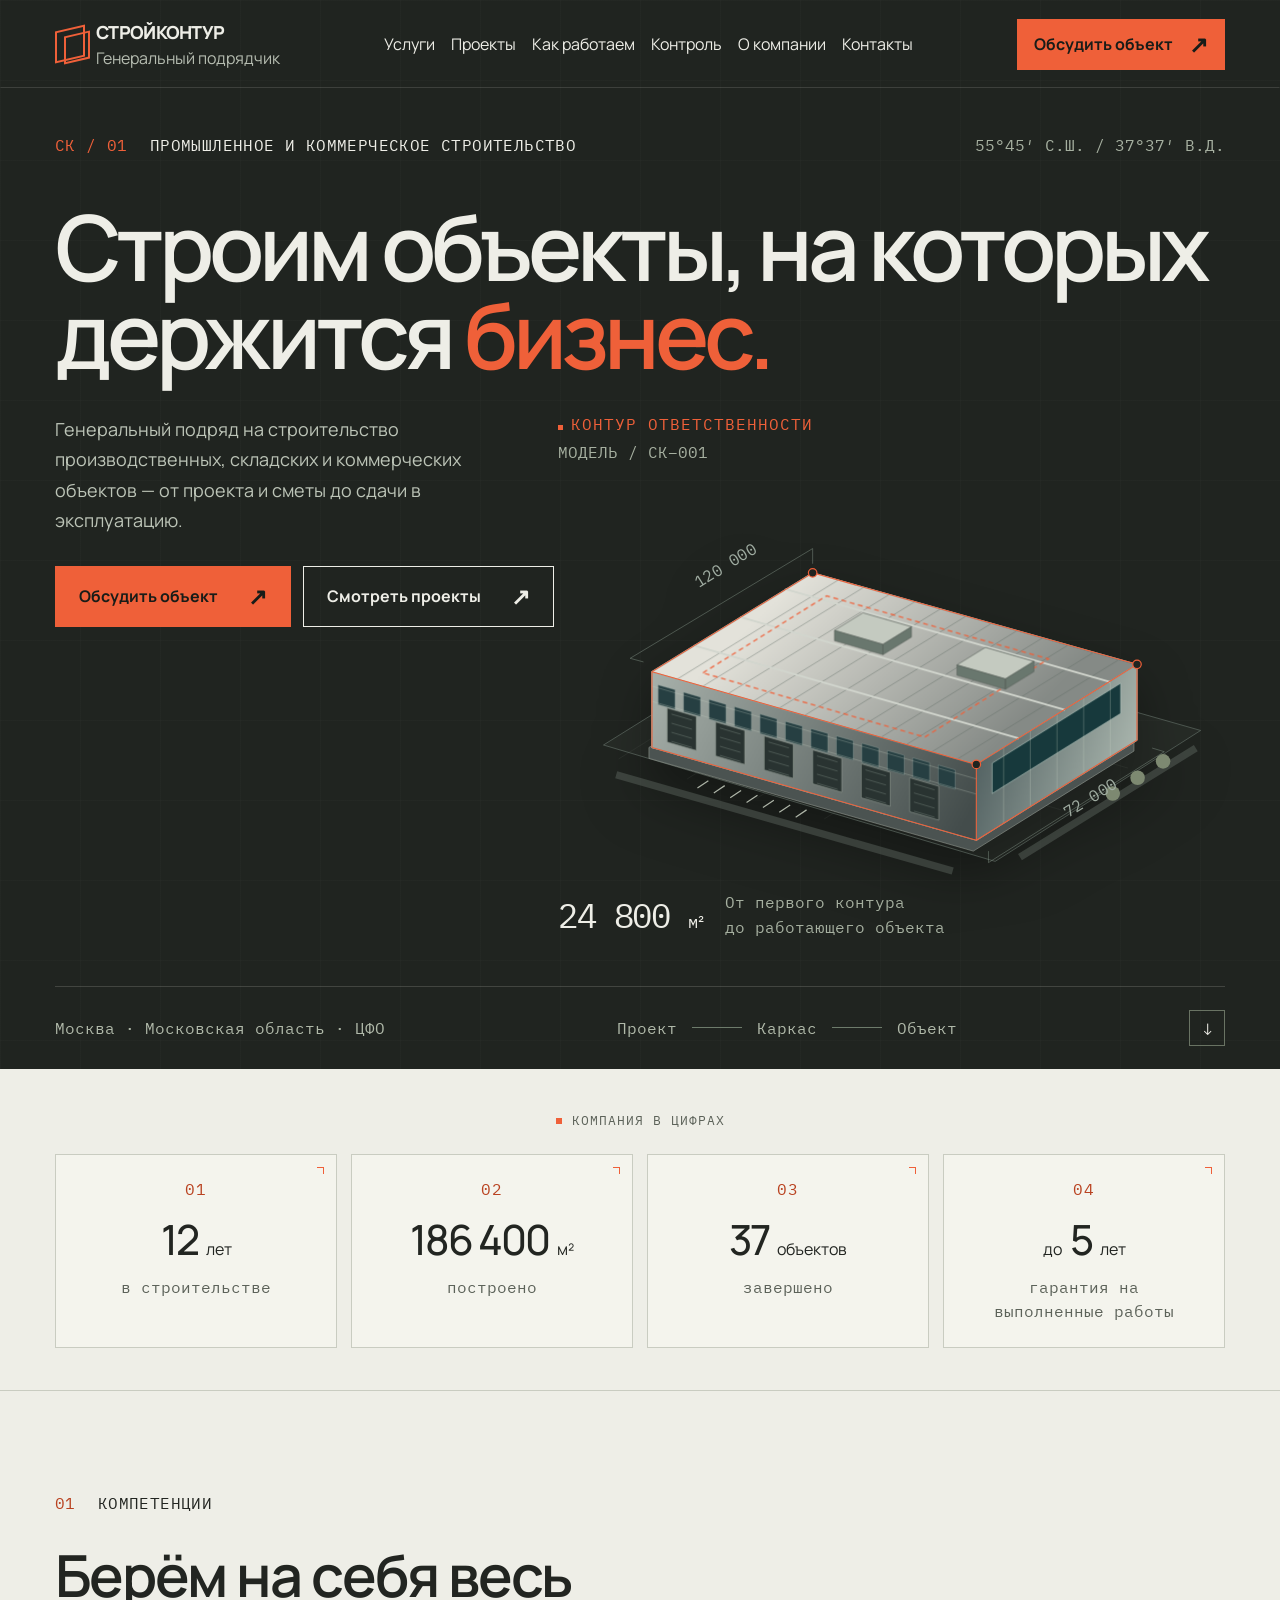
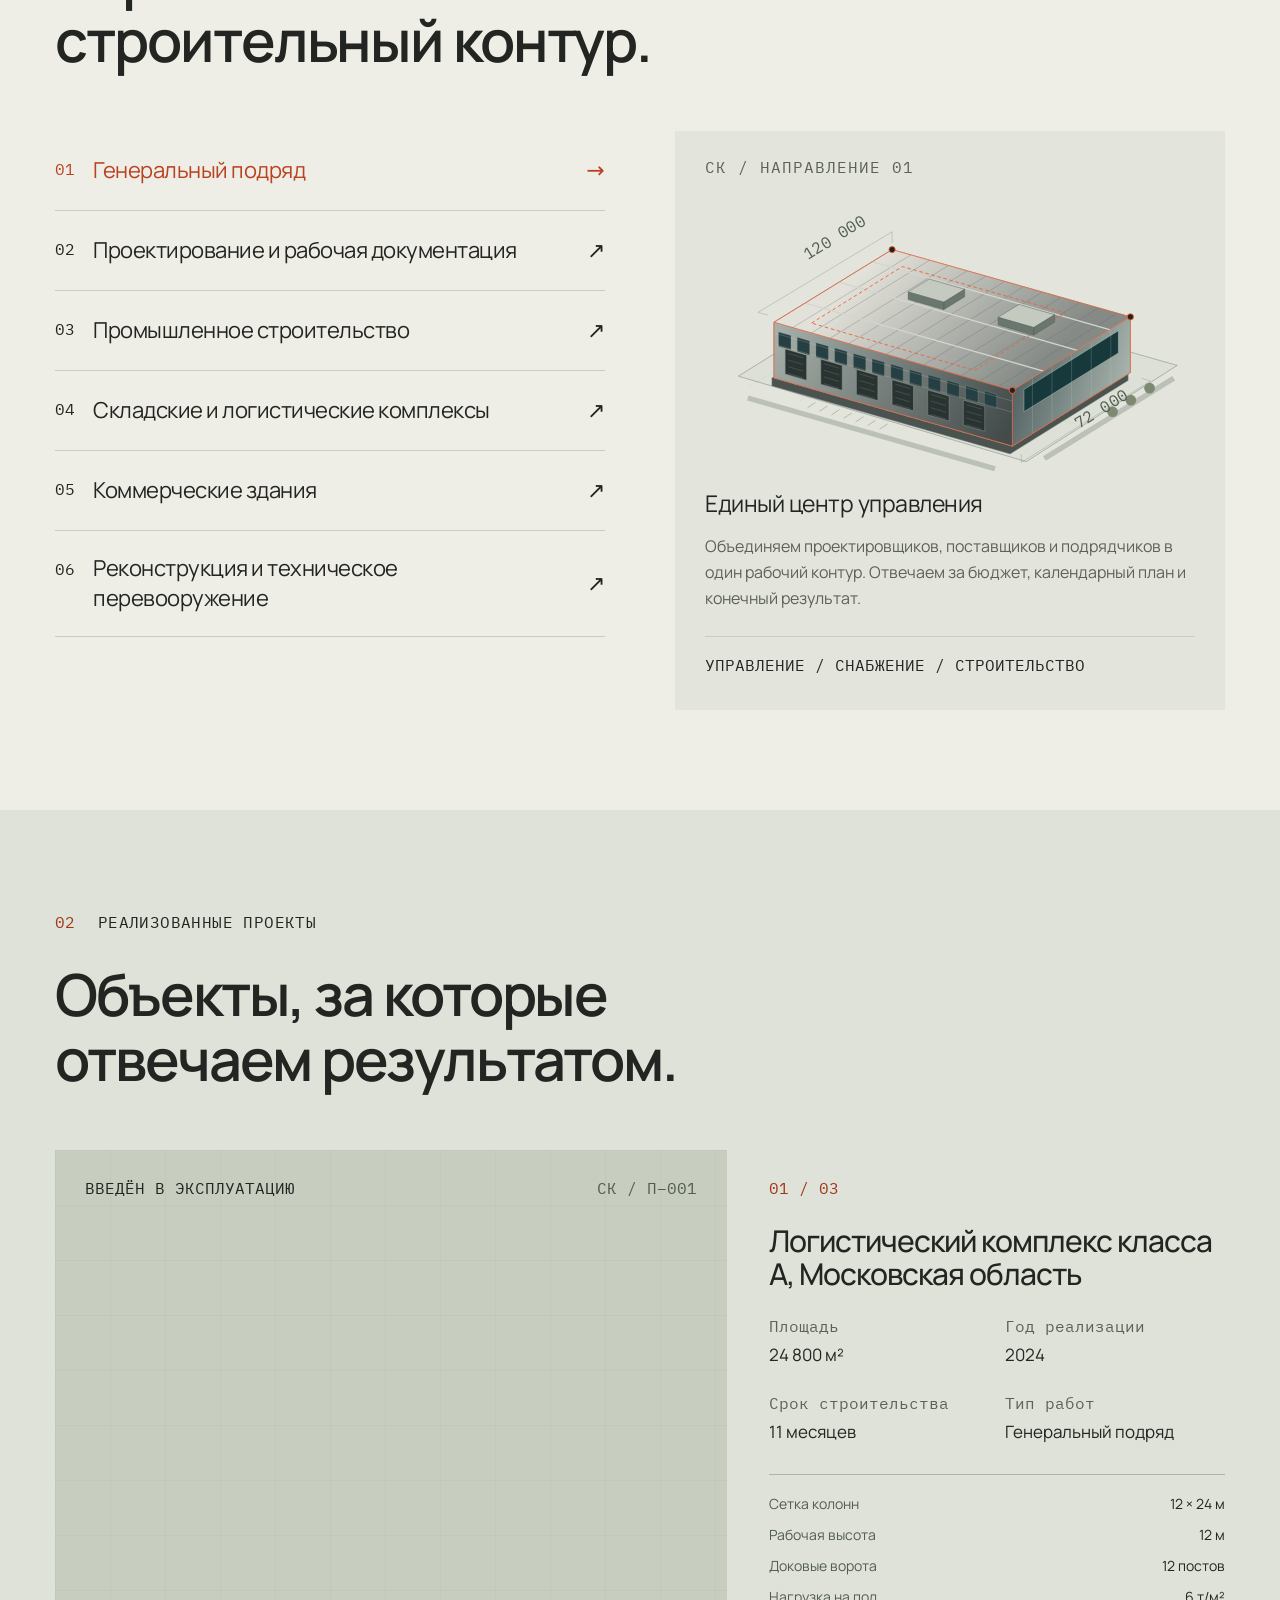
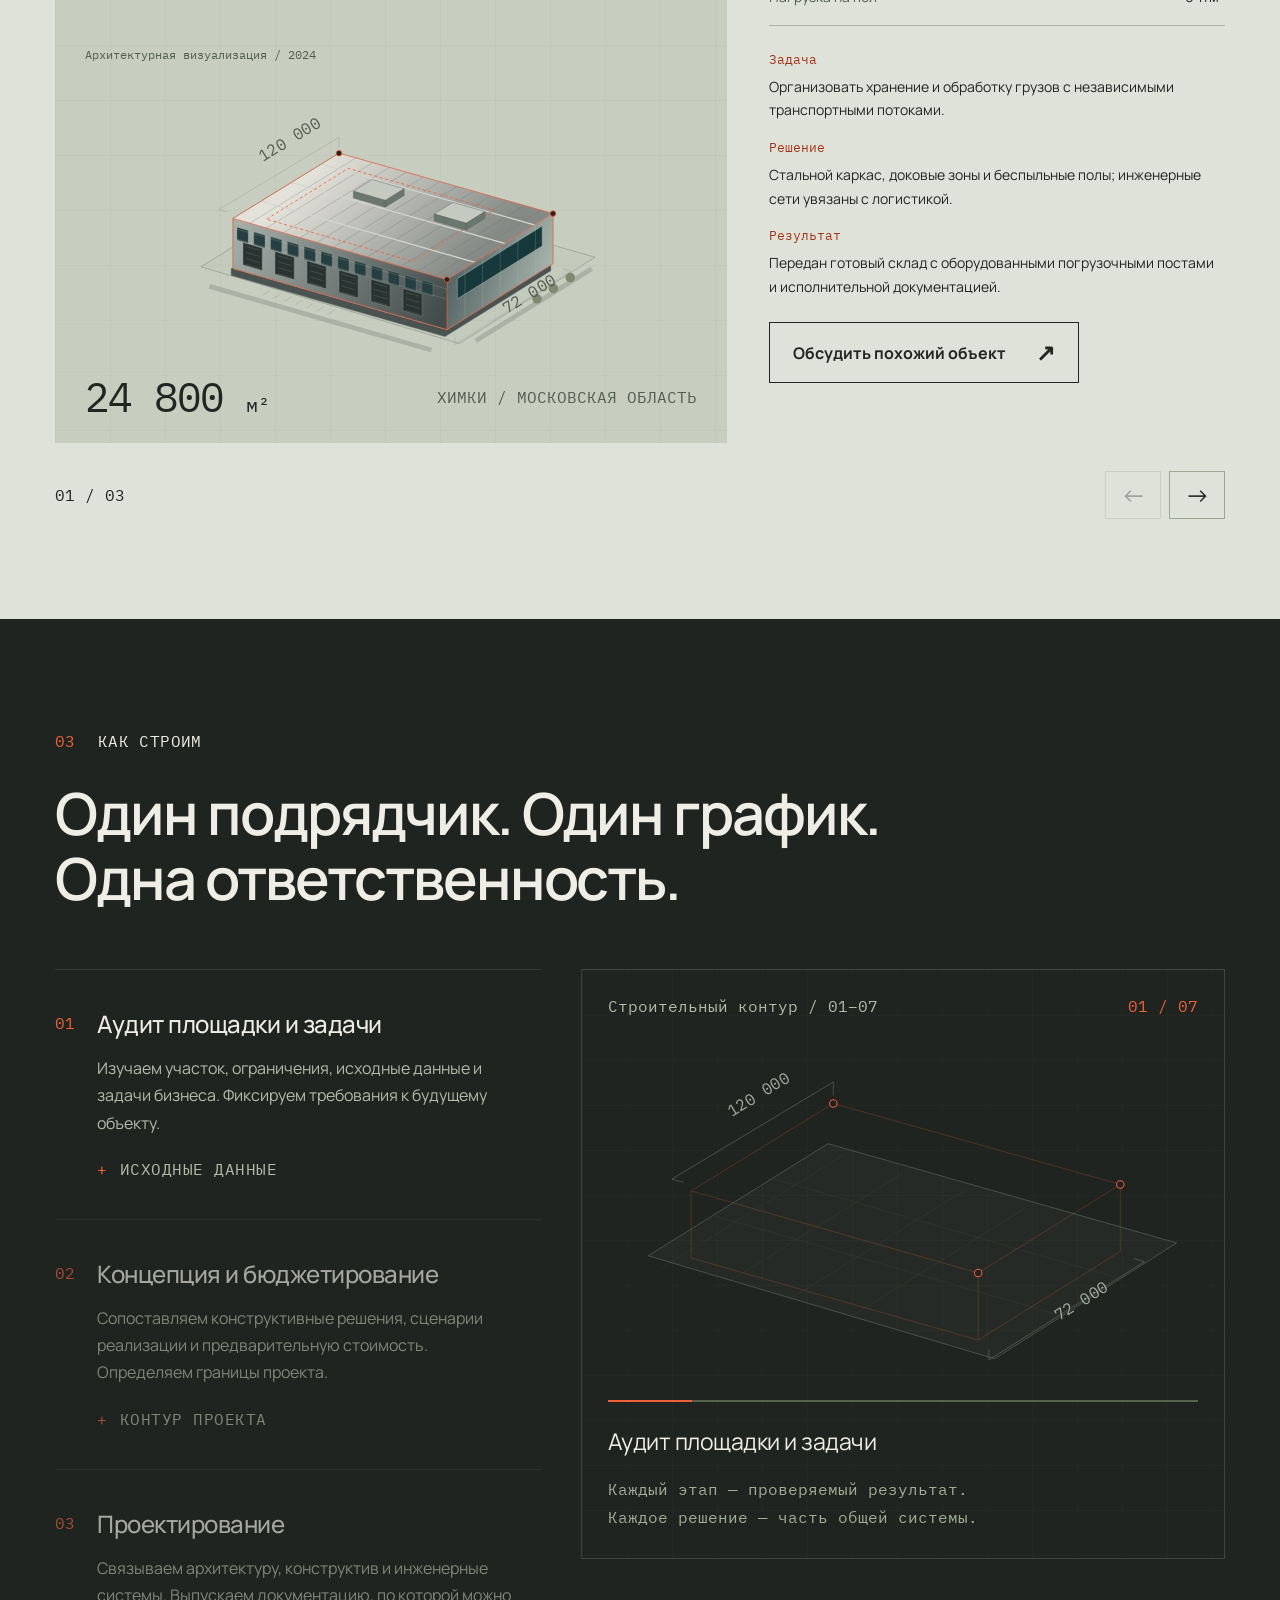
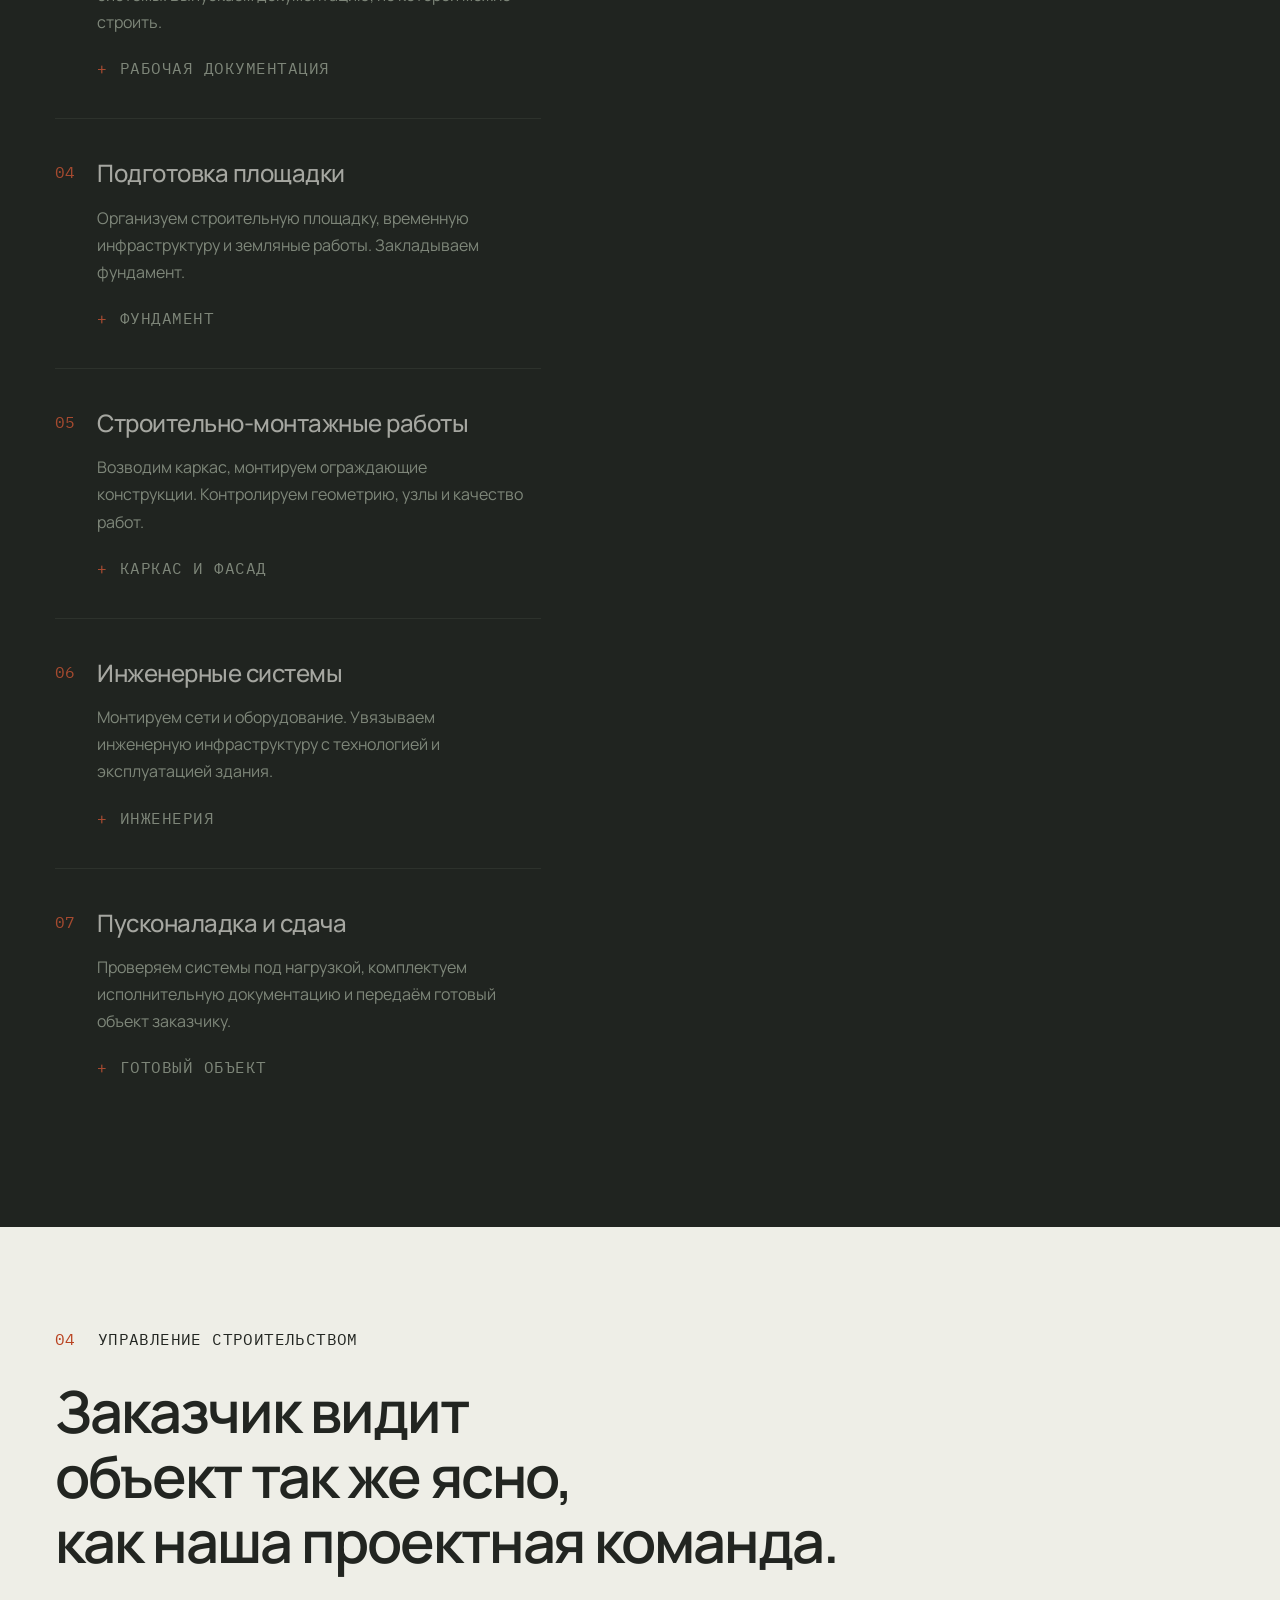
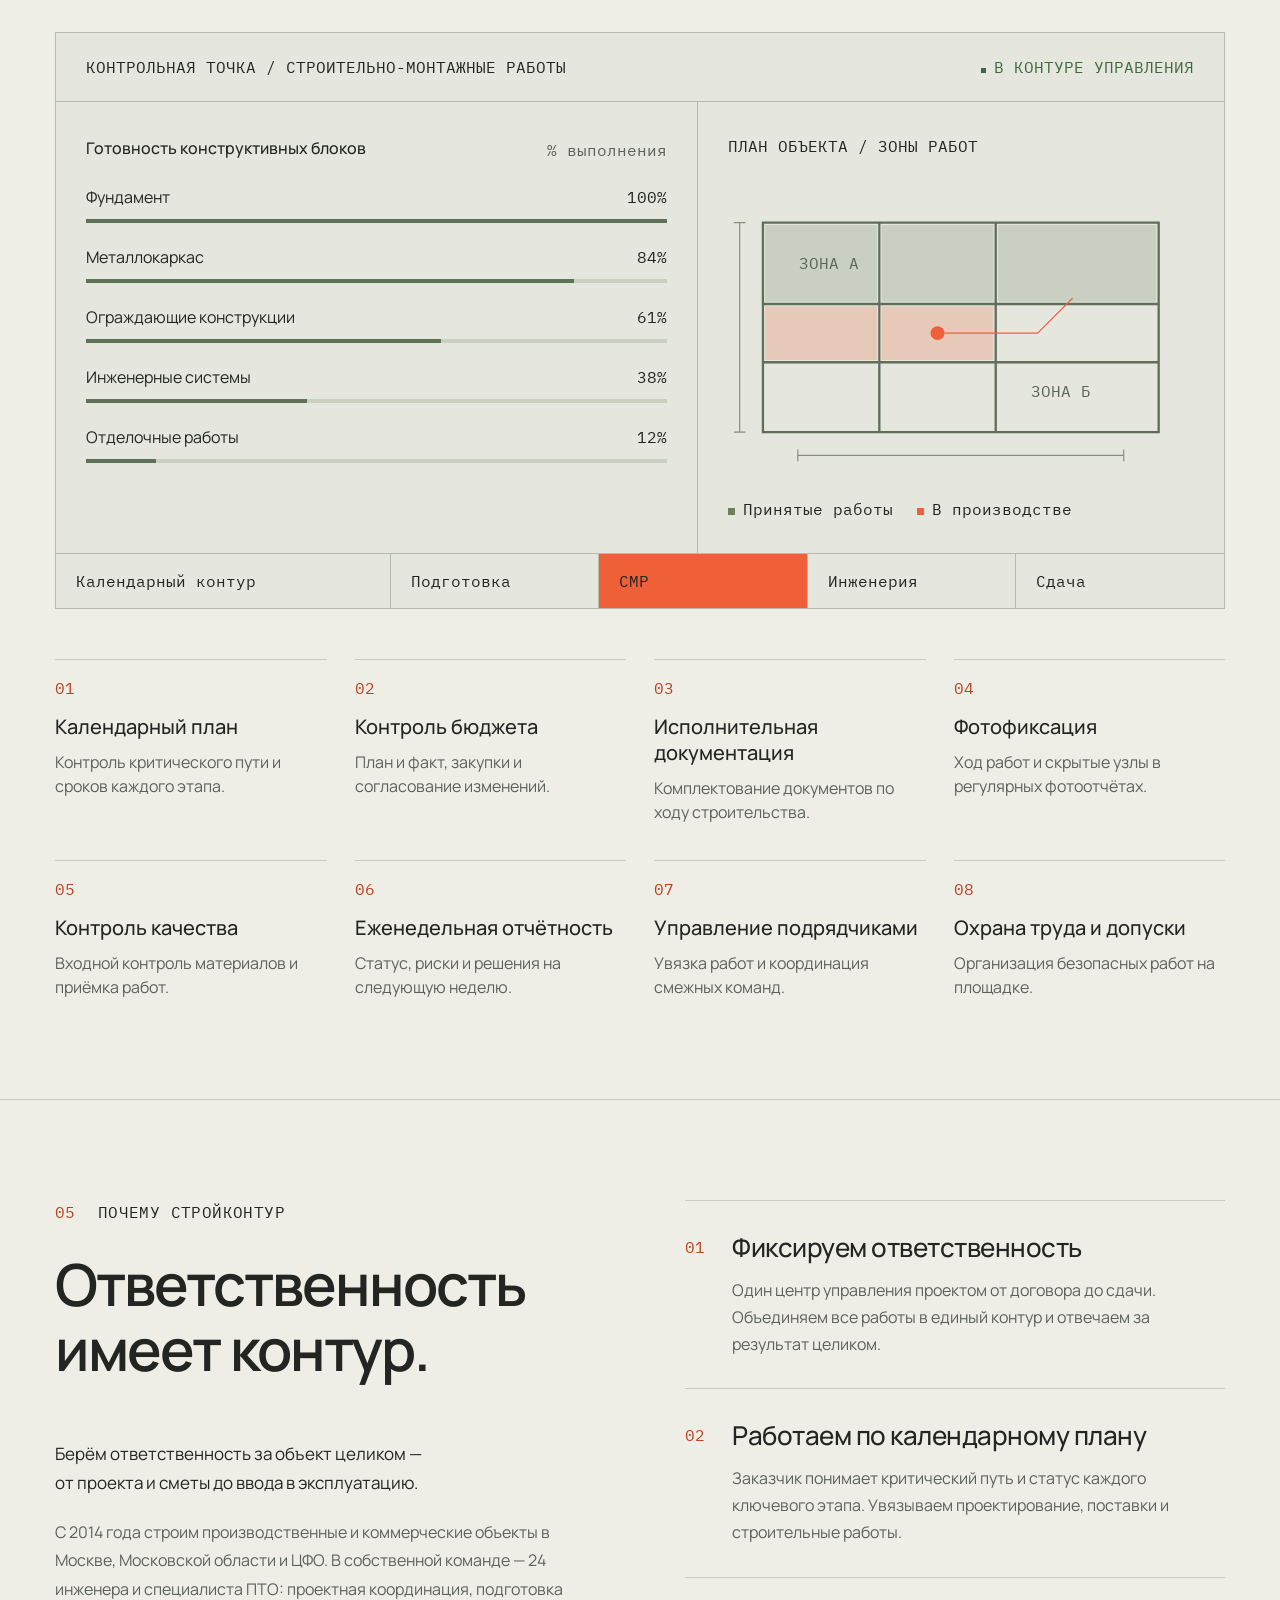
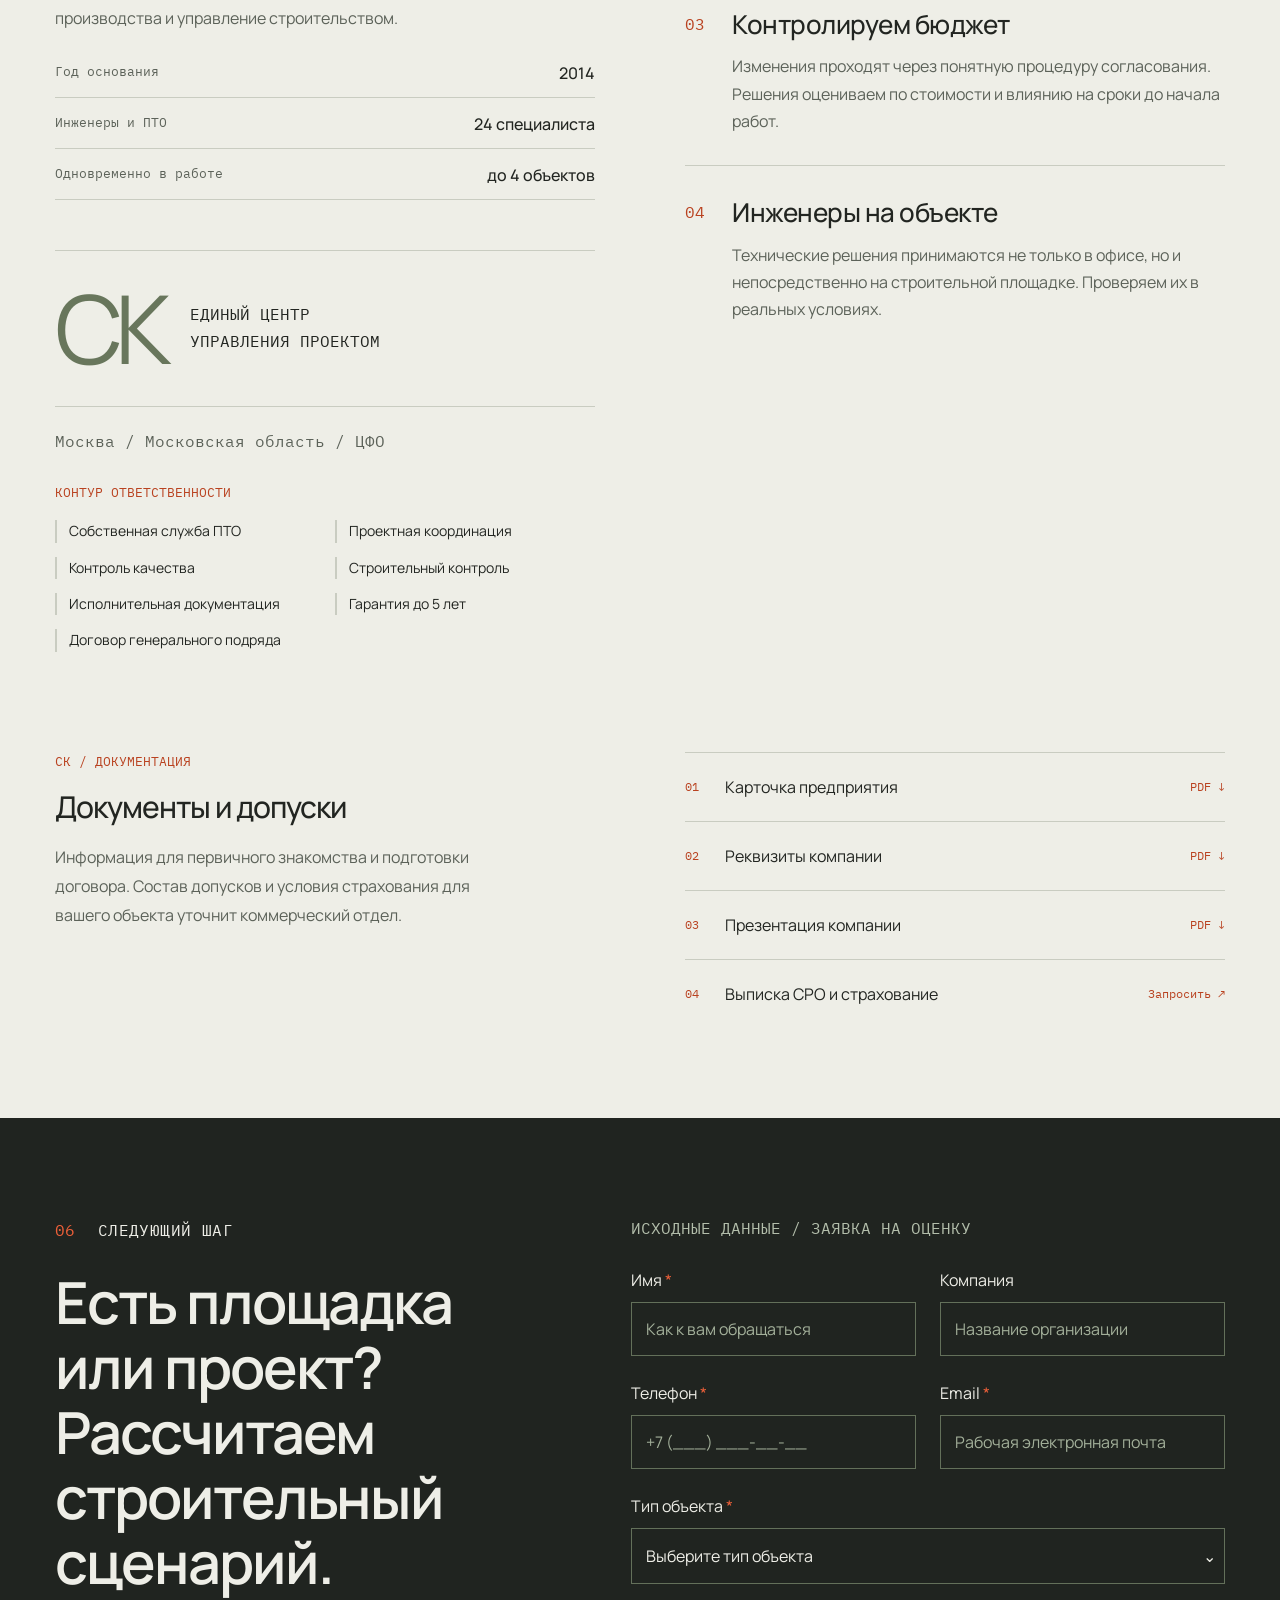
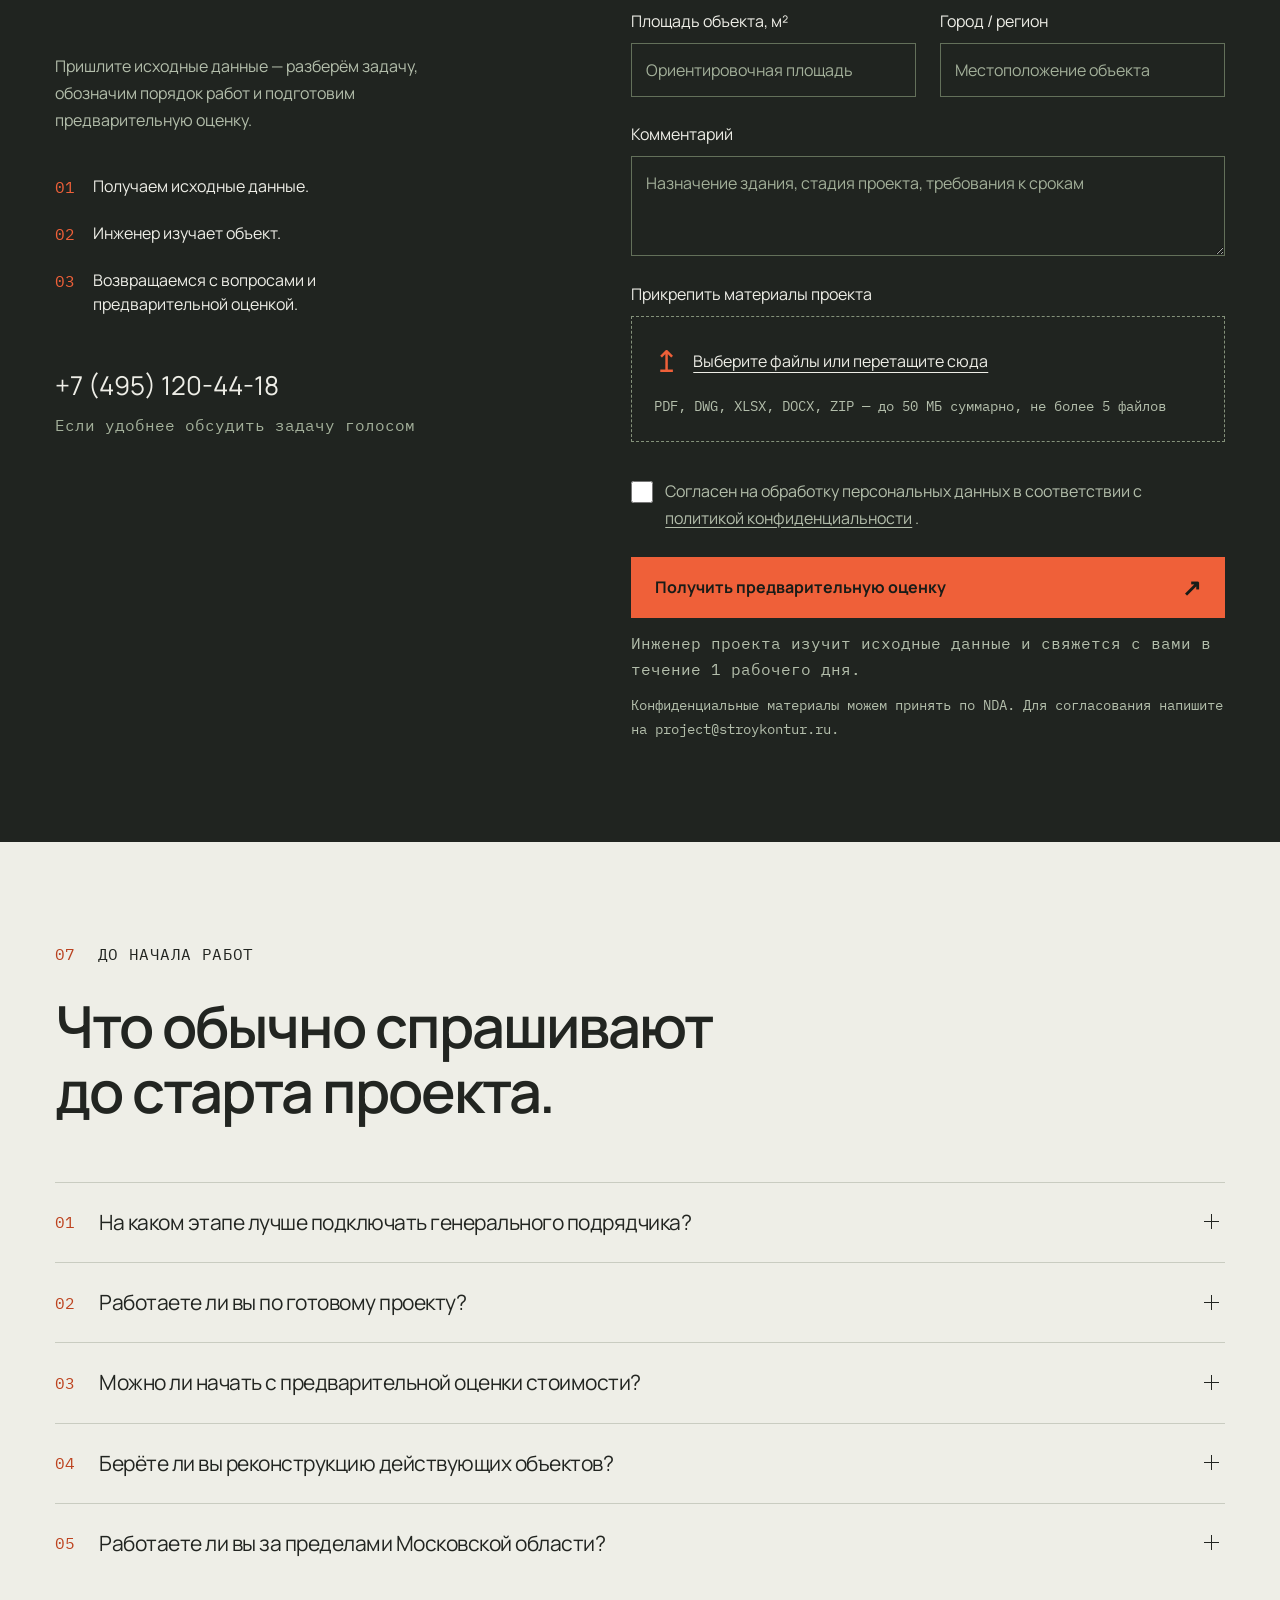
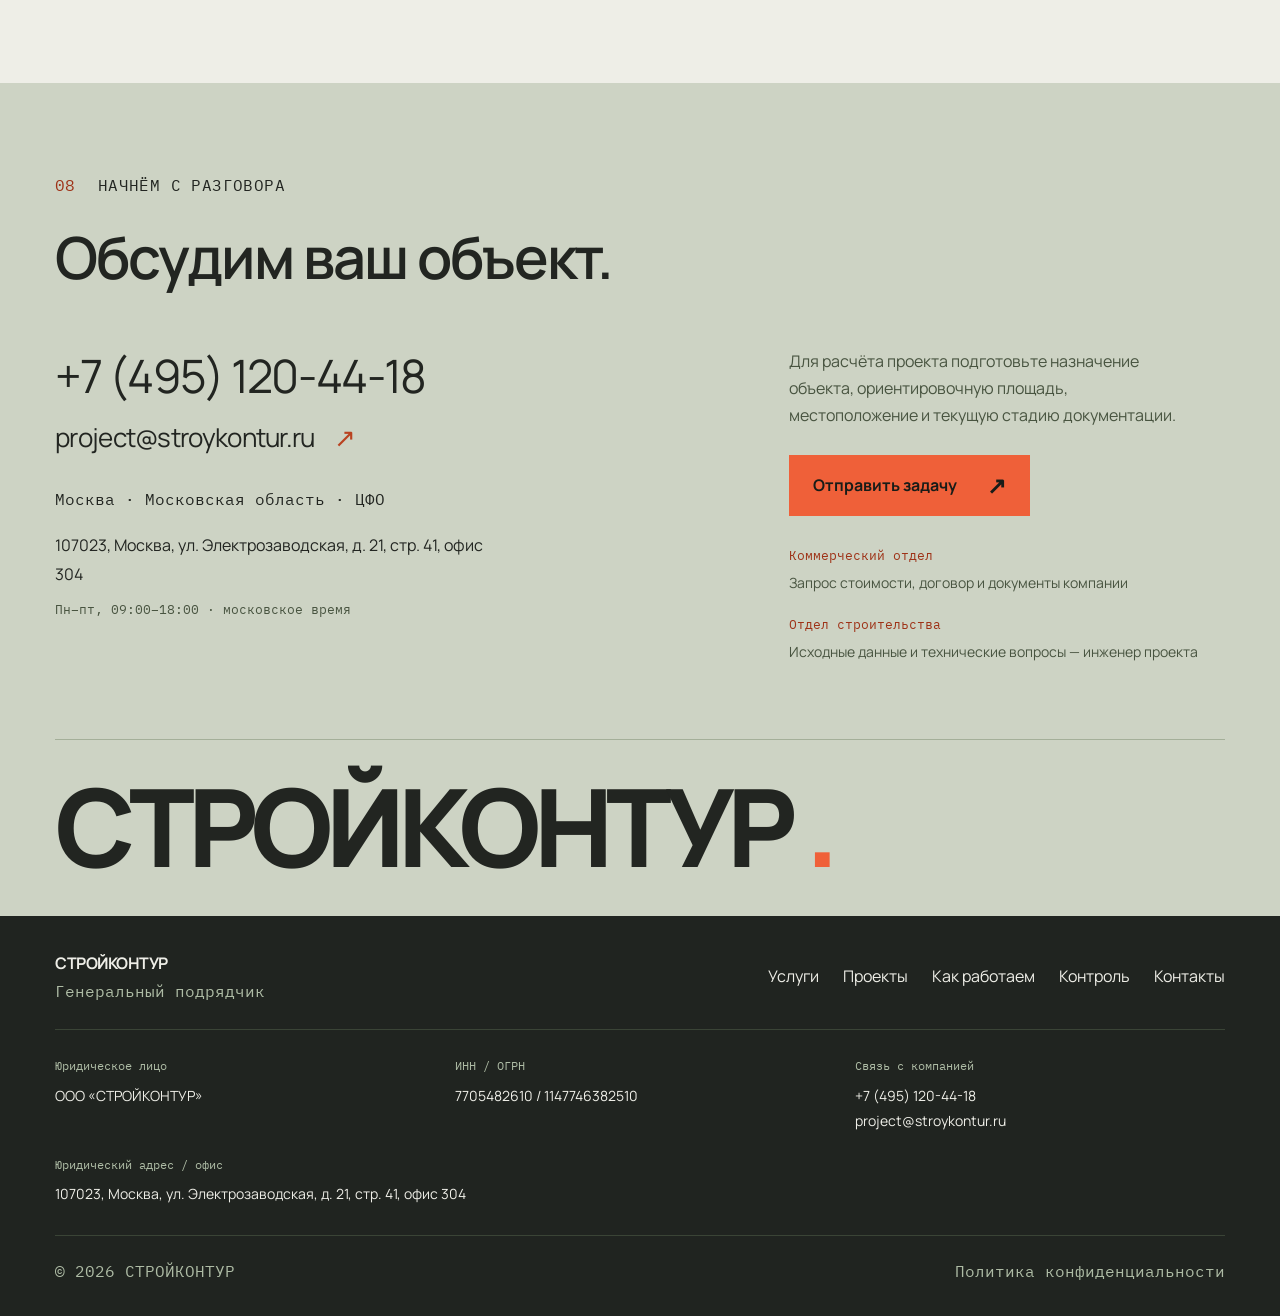
<file: index.html>
<!doctype html>
<html lang="ru">
	<head>
		<meta charset="UTF-8">
		<meta name="viewport" content="width=device-width, initial-scale=1.0">
		<script>
      document.documentElement.setAttribute('data-site-js', '');
		</script>
		<link rel="shortcut icon" href="./assets/img/favicon.svg">
		<link rel="canonical" href="https://zengord.github.io/stroykontur/">
		<meta property="og:type" content="website">
		<meta property="og:locale" content="ru_RU">
		<meta property="og:site_name" content="СТРОЙКОНТУР">
		<meta property="og:title" content="СТРОЙКОНТУР — промышленное и коммерческое строительство">
		<meta property="og:description" content="СТРОЙКОНТУР — генеральный подрядчик. Производственные здания, склады и коммерческие объекты в Москве, Московской области и ЦФО. От проекта и сметы до ввода в эксплуатацию.">
		<meta property="og:url" content="https://zengord.github.io/stroykontur/">
		<meta property="og:image" content="https://zengord.github.io/stroykontur/files/brand/social-cover.png">
		<meta property="og:image:width" content="1200">
		<meta property="og:image:height" content="630">
		<meta property="og:image:alt" content="СТРОЙКОНТУР — промышленное и коммерческое строительство">
		<meta name="twitter:card" content="summary_large_image">
		<meta name="twitter:title" content="СТРОЙКОНТУР — промышленное и коммерческое строительство">
		<meta name="twitter:description" content="СТРОЙКОНТУР — генеральный подрядчик. Производственные здания, склады и коммерческие объекты в Москве, Московской области и ЦФО. От проекта и сметы до ввода в эксплуатацию.">
		<meta name="twitter:image" content="https://zengord.github.io/stroykontur/files/brand/social-cover.png">
		<script type="application/ld+json">
    {
      "@context": "https://schema.org",
      "@type": "Organization",
      "@id": "https://zengord.github.io/stroykontur/#organization",
      "name": "СТРОЙКОНТУР",
      "legalName": "ООО «СТРОЙКОНТУР»",
      "url": "https://zengord.github.io/stroykontur/",
      "logo": "https://zengord.github.io/stroykontur/files/brand/logo.svg",
      "telephone": "+7-495-120-44-18",
      "email": "project@stroykontur.ru",
      "foundingDate": "2014",
      "address": {
        "@type": "PostalAddress",
        "streetAddress": "ул. Электрозаводская, д. 21, стр. 41, офис 304",
        "addressLocality": "Москва",
        "postalCode": "107023",
        "addressCountry": "RU"
      },
      "areaServed": ["Москва", "Московская область", "Центральный федеральный округ"],
      "contactPoint": {
        "@type": "ContactPoint",
        "contactType": "Коммерческий отдел",
        "telephone": "+7-495-120-44-18",
        "email": "project@stroykontur.ru",
        "availableLanguage": "Russian"
      }
    }
	</script>
		<meta name="description" content="СТРОЙКОНТУР — генеральный подрядчик. Производственные здания, склады и коммерческие объекты в Москве, Московской области и ЦФО. От проекта и сметы до ввода в эксплуатацию.">
		<title>СТРОЙКОНТУР — промышленное и коммерческое строительство</title>
		<script type="module" crossorigin="" src="./js/index.min.js?v=1791030570754"></script>
		<link rel="modulepreload" crossorigin="" href="./js/main.min.js?v=1791030570754">
		<link rel="stylesheet" crossorigin="" href="./css/main.min.css?v=1791030570754">
		<link rel="stylesheet" crossorigin="" href="./css/index.min.css?v=1791030570754">
	</head>
	<body>
		<div class="wrapper">
			<a href="#main" class="skip-link">Перейти к содержимому</a>
			<header data-fls-header="" data-fls-header-scroll="24" data-fls-lp="" class="header">
				<div class="header__container">
					<a class="header__brand" href="#main" aria-label="СТРОЙКОНТУР, Генеральный подрядчик — на главную">
						<span class="header__mark" aria-hidden="true"></span>
						<span class="header__brand-text">
							СТРОЙКОНТУР
							<span class="header__caption">Генеральный
          подрядчик</span>
						</span>
					</a>
					<nav class="header__navigation" aria-label="Основная навигация">
						<button class="header__burger" data-fls-menu="" type="button" aria-controls="site-menu" aria-expanded="false" aria-label="Открыть меню">
							<span class="header__burger-line"></span>
							<span class="header__burger-line header__burger-line--second"></span>
						</button>
						<div class="header__menu" id="site-menu">
							<ul class="header__list">
								<li class="header__item">
									<a class="header__link" href="#services" data-fls-scrollto="#services" data-fls-scrollto-header="">Услуги</a>
								</li>
								<li class="header__item">
									<a class="header__link" href="#projects" data-fls-scrollto="#projects" data-fls-scrollto-header="">Проекты</a>
								</li>
								<li class="header__item">
									<a class="header__link" href="#process" data-fls-scrollto="#process" data-fls-scrollto-header="">Как работаем</a>
								</li>
								<li class="header__item">
									<a class="header__link" href="#control" data-fls-scrollto="#control" data-fls-scrollto-header="">Контроль</a>
								</li>
								<li class="header__item">
									<a class="header__link" href="#about" data-fls-scrollto="#about" data-fls-scrollto-header="">О компании</a>
								</li>
								<li class="header__item">
									<a class="header__link" href="#contacts" data-fls-scrollto="#contacts" data-fls-scrollto-header="">Контакты</a>
								</li>
							</ul>
							<a class="header__mobile-contact" href="tel:+74951204418">+7 (495) 120-44-18</a>
						</div>
					</nav>
					<a class="button header__cta" href="#request" data-fls-scrollto="#request" data-fls-scrollto-header="">
						Обсудить объект
						<span class="button__arrow" aria-hidden="true">↗</span>
					</a>
				</div>
			</header>
			<main class="page">
				<div data-fls-index="" class="index">
					<section data-fls-hero="" class="hero" id="main">
						<div class="hero__container">
							<div class="hero__topline">
								<p class="eyebrow">
									<span class="eyebrow__index">СК / 01</span>
									Промышленное и коммерческое строительство
								</p>
								<span class="hero__coordinate">55°45′ С.Ш. / 37°37′ В.Д.</span>
							</div>
							<h1 class="hero__title">
								Строим объекты, на которых держится
								<span class="hero__title-accent">бизнес.</span>
							</h1>
							<div class="hero__bottom">
								<div class="hero__content">
									<p class="hero__description">
										Генеральный подряд на строительство производственных, складских и
          коммерческих объектов — от проекта и сметы до сдачи в эксплуатацию.
									</p>
									<div class="hero__actions">
										<a class="button hero__button" href="#request" data-fls-scrollto="#request" data-fls-scrollto-header="">
											Обсудить объект
											<span class="button__arrow" aria-hidden="true">↗</span>
										</a>
										<a class="button button--outline hero__button" href="#projects" data-fls-scrollto="#projects" data-fls-scrollto-header="">
											Смотреть проекты
											<span class="button__arrow" aria-hidden="true">↗</span>
										</a>
									</div>
								</div>
								<div class="hero__visual">
									<div class="hero__visual-caption">
										<span class="hero__status">Контур ответственности</span>
										<span class="hero__visual-index">МОДЕЛЬ / СК–001</span>
									</div>
									<div data-fls-building="" class="building building--hero">
										<svg class="building__svg" viewbox="0 0 1100 660" fill="none" xmlns="http://www.w3.org/2000/svg" aria-hidden="true">
											<defs>
												<linearGradient id="hero-roof" x1="400" y1="170" x2="700" y2="475" gradientunits="userSpaceOnUse">
													<stop stop-color="#e3e2da"></stop>
													<stop offset="1" stop-color="#858a86"></stop>
												</linearGradient>
												<linearGradient id="hero-front" x1="160" y1="330" x2="660" y2="600" gradientunits="userSpaceOnUse">
													<stop stop-color="#a7b0aa"></stop>
													<stop offset="1" stop-color="#434c4b"></stop>
												</linearGradient>
												<linearGradient id="hero-side" x1="740" y1="330" x2="970" y2="400" gradientunits="userSpaceOnUse">
													<stop stop-color="#566565"></stop>
													<stop offset="1" stop-color="#a9b5ad"></stop>
												</linearGradient>
											</defs>
											<path class="building__site" d="M75 447 410 238 1060 423 721 639Z"></path>
											<path class="building__ground-line" d="m100 470 337-210m-224 243 337-210m-224 243 337-210m-224 243 337-210M200 373l630 181M310 304l630 181"></path>
											<path class="building__foundation" d="m150 451 265-165 535 153v18L685 622 150 469Z"></path>
											<g class="building__frame">
												<path class="building__frame-line" d="M155 451V326l265-163v125m-265 38 535 153 265-165v125M690 479v125L155 451m535 28L420 163l535 151"></path>
												<path class="building__column" d="M155 326v125l8 2V328"></path>
												<path class="building__column" d="M197 338v125l8 2V340"></path>
												<path class="building__column" d="M239 350v125l8 2V352"></path>
												<path class="building__column" d="M281 362v125l8 2V364"></path>
												<path class="building__column" d="M323 374v125l8 2V376"></path>
												<path class="building__column" d="M365 386v125l8 2V388"></path>
												<path class="building__column" d="M407 398v125l8 2V400"></path>
												<path class="building__column" d="M449 410v125l8 2V412"></path>
												<path class="building__column" d="M491 422v125l8 2V424"></path>
												<path class="building__column" d="M533 434v125l8 2V436"></path>
												<path class="building__column" d="M575 446v125l8 2V448"></path>
												<path class="building__column" d="M617 458v125l8 2V460"></path>
												<path class="building__column" d="M659 470v125l8 2V472"></path>
												<path class="building__frame-line" d="M420 288 955 439M690 604 955 439"></path>
											</g>
											<g class="building__envelope">
												<path d="M155 326 420 163 955 314 690 479Z" fill="url(#hero-roof)"></path>
												<path d="M155 326 690 479v125L155 451Z" fill="url(#hero-front)"></path>
												<path d="m690 479 265-165v125L690 604Z" fill="url(#hero-side)"></path>
												<path class="building__rib" d="M155 326l265 -163"></path>
												<path class="building__rib" d="M197 338l265 -163"></path>
												<path class="building__rib" d="M239 350l265 -163"></path>
												<path class="building__rib" d="M281 362l265 -163"></path>
												<path class="building__rib" d="M323 374l265 -163"></path>
												<path class="building__rib" d="M365 386l265 -163"></path>
												<path class="building__rib" d="M407 398l265 -163"></path>
												<path class="building__rib" d="M449 410l265 -163"></path>
												<path class="building__rib" d="M491 422l265 -163"></path>
												<path class="building__rib" d="M533 434l265 -163"></path>
												<path class="building__rib" d="M575 446l265 -163"></path>
												<path class="building__rib" d="M617 458l265 -163"></path>
												<path class="building__rib" d="M659 470l265 -163"></path>
												<path class="building__roof-line" d="m225 283 535 153m-459-200 535 153m-461-199 535 153"></path>
												<path class="building__window" d="M165 348l28 8v32l-28 -8Z"></path>
												<path class="building__window" d="M207 360l28 8v32l-28 -8Z"></path>
												<path class="building__window" d="M249 372l28 8v32l-28 -8Z"></path>
												<path class="building__window" d="M291 384l28 8v32l-28 -8Z"></path>
												<path class="building__window" d="M333 396l28 8v32l-28 -8Z"></path>
												<path class="building__window" d="M375 408l28 8v32l-28 -8Z"></path>
												<path class="building__window" d="M417 420l28 8v32l-28 -8Z"></path>
												<path class="building__window" d="M459 432l28 8v32l-28 -8Z"></path>
												<path class="building__window" d="M501 444l28 8v32l-28 -8Z"></path>
												<path class="building__window" d="M543 456l28 8v32l-28 -8Z"></path>
												<path class="building__window" d="M585 468l28 8v32l-28 -8Z"></path>
												<path class="building__window" d="M627 480l28 8v32l-28 -8Z"></path>
												<path class="building__dock" d="M180 386l48 14v56l-48 -14Z"></path>
												<path class="building__dock-line" d="M187 396l34 10m-34 5l34 10m-34 5l34 10m-34 5l34 10"></path>
												<path class="building__dock" d="M260 409l48 14v56l-48 -14Z"></path>
												<path class="building__dock-line" d="M267 419l34 10m-34 5l34 10m-34 5l34 10m-34 5l34 10"></path>
												<path class="building__dock" d="M340 432l48 14v56l-48 -14Z"></path>
												<path class="building__dock-line" d="M347 442l34 10m-34 5l34 10m-34 5l34 10m-34 5l34 10"></path>
												<path class="building__dock" d="M420 455l48 14v56l-48 -14Z"></path>
												<path class="building__dock-line" d="M427 465l34 10m-34 5l34 10m-34 5l34 10m-34 5l34 10"></path>
												<path class="building__dock" d="M500 478l48 14v56l-48 -14Z"></path>
												<path class="building__dock-line" d="M507 488l34 10m-34 5l34 10m-34 5l34 10m-34 5l34 10"></path>
												<path class="building__dock" d="M580 501l48 14v56l-48 -14Z"></path>
												<path class="building__dock-line" d="M587 511l34 10m-34 5l34 10m-34 5l34 10m-34 5l34 10"></path>
												<path class="building__side-window" d="m716 477 212-132v50L716 527Z"></path>
												<path class="building__seam" d="M735 451v125m44-152v125m44-152v125m44-152v125m44-152v125M155 326 690 479l265-165M155 350l535 153m-535-128 535 153"></path>
											</g>
											<g class="building__systems">
												<path class="building__system-line" d="m239 328 204-127 366 104-204 129Z"></path>
												<path class="building__vent" d="m456 258 47-29 80 23-47 29Z"></path>
												<path class="building__vent-side" d="m456 258 80 23v17l-80-23Zm80 23 47-29v17l-47 29Z"></path>
												<path class="building__vent" d="m658 315 47-29 80 23-47 29Z"></path>
												<path class="building__vent-side" d="m658 315 80 23v17l-80-23Zm80 23 47-29v17l-47 29Z"></path>
											</g>
											<g class="building__landscape">
												<path class="building__road" d="m96 496 555 159m111-23 290-180"></path>
												<path class="building__parking" d="m248 506-18 12m45-4-18 12m45-4-18 12m45-4-18 12m45-4-18 12m45-4-18 12m45-4-18 12"></path>
												<circle class="building__tree" cx="998" cy="474" r="12"></circle>
												<circle class="building__tree" cx="956" cy="501" r="12"></circle>
												<circle class="building__tree" cx="915" cy="527" r="12"></circle>
											</g>
											<path class="building__contour" pathlength="1000" d="M155 451V326L420 163 955 314v125L690 604 155 451m0-125 535 153 265-165m-265 165v125"></path>
											<g class="building__dimensions">
												<path class="building__dimension-line" d="m141 310-22-6m301-156v-25M119 304 420 123M710 622v19m270-189 20 6M710 641l290-183"></path>
												<circle class="building__node" cx="420" cy="163" r="7"></circle>
												<circle class="building__node" cx="690" cy="479" r="7"></circle>
												<circle class="building__node" cx="955" cy="314" r="7"></circle>
											</g>
										</svg>
										<span class="building__dimension-label building__dimension-label--length" aria-hidden="true">120 000</span>
										<span class="building__dimension-label building__dimension-label--width" aria-hidden="true">72 000</span>
									</div>
									<div class="hero__scale">
										<span class="hero__scale-number">
											24 800
											<span class="hero__scale-unit">м²</span>
										</span>
										<span class="hero__scale-caption">
											От первого контура
											<br>
											до работающего
            объекта
										</span>
									</div>
									<span class="hero__node-label">01 / Несущий каркас</span>
								</div>
							</div>
							<div class="hero__baseline">
								<p class="hero__geography">Москва · Московская область · ЦФО</p>
								<span class="hero__stages">
									Проект
									<span class="hero__stage-line"></span>
									Каркас
									<span class="hero__stage-line"></span>
									Объект
								</span>
								<a class="hero__scroll" href="#numbers" data-fls-scrollto="#numbers" data-fls-scrollto-header="" aria-label="Перейти к показателям">↓</a>
							</div>
						</div>
					</section>
					<section data-fls-numbers="" class="numbers" id="numbers" aria-label="Компания в цифрах">
						<div class="numbers__container" data-fls-watcher="" data-fls-watcher-once="">
							<h2 class="numbers__heading">Компания в цифрах</h2>
							<div class="numbers__grid">
								<div class="numbers__item">
									<span class="numbers__index" aria-hidden="true">01</span>
									<p class="numbers__value">
										<span data-fls-digcounter="" data-fls-digcounter-format="" data-fls-digcounter-speed="1200" class="numbers__digit">12</span>
										<span class="numbers__unit">лет</span>
									</p>
									<p class="numbers__label">в строительстве</p>
								</div>
								<div class="numbers__item">
									<span class="numbers__index" aria-hidden="true">02</span>
									<p class="numbers__value">
										<span data-fls-digcounter="" data-fls-digcounter-format="" data-fls-digcounter-speed="1200" class="numbers__digit">186400</span>
										<span class="numbers__unit">м²</span>
									</p>
									<p class="numbers__label">построено</p>
								</div>
								<div class="numbers__item">
									<span class="numbers__index" aria-hidden="true">03</span>
									<p class="numbers__value">
										<span data-fls-digcounter="" data-fls-digcounter-format="" data-fls-digcounter-speed="1200" class="numbers__digit">37</span>
										<span class="numbers__unit">объектов</span>
									</p>
									<p class="numbers__label">завершено</p>
								</div>
								<div class="numbers__item">
									<span class="numbers__index" aria-hidden="true">04</span>
									<p class="numbers__value">
										<span class="numbers__prefix">до</span>
										<span data-fls-digcounter="" data-fls-digcounter-format="" data-fls-digcounter-speed="1200" class="numbers__digit">5</span>
										<span class="numbers__unit">лет</span>
									</p>
									<p class="numbers__label">гарантия на выполненные работы</p>
								</div>
							</div>
						</div>
					</section>
					<section data-fls-services="" class="services" id="services" data-fls-watcher="navigator">
						<div class="services__container">
							<div class="section-heading" data-fls-watcher="" data-fls-watcher-once="">
								<p class="eyebrow">
									<span class="eyebrow__index">01</span>
									Компетенции
								</p>
								<h2 class="section-heading__title">
									Берём на себя весь
									<br>
									строительный контур.
								</h2>
							</div>
							<div class="services__tabs" data-fls-tabs="768,max">
								<div class="services__navigation" data-fls-tabs-titles="">
									<button type="button" class="services__tab --tab-active" id="service-tab-0">
										<span class="services__index">01</span>
										<span class="services__name">Генеральный подряд</span>
										<span class="services__arrow" aria-hidden="true">↗</span>
									</button>
									<button type="button" class="services__tab" id="service-tab-1">
										<span class="services__index">02</span>
										<span class="services__name">Проектирование и рабочая
            документация</span>
										<span class="services__arrow" aria-hidden="true">↗</span>
									</button>
									<button type="button" class="services__tab" id="service-tab-2">
										<span class="services__index">03</span>
										<span class="services__name">Промышленное
            строительство</span>
										<span class="services__arrow" aria-hidden="true">↗</span>
									</button>
									<button type="button" class="services__tab" id="service-tab-3">
										<span class="services__index">04</span>
										<span class="services__name">Складские и логистические
            комплексы</span>
										<span class="services__arrow" aria-hidden="true">↗</span>
									</button>
									<button type="button" class="services__tab" id="service-tab-4">
										<span class="services__index">05</span>
										<span class="services__name">Коммерческие здания</span>
										<span class="services__arrow" aria-hidden="true">↗</span>
									</button>
									<button type="button" class="services__tab" id="service-tab-5">
										<span class="services__index">06</span>
										<span class="services__name">Реконструкция и техническое
            перевооружение</span>
										<span class="services__arrow" aria-hidden="true">↗</span>
									</button>
								</div>
								<div class="services__body" data-fls-tabs-body="">
									<div class="services__panel" id="service-panel-0">
										<p class="services__technical">СК / НАПРАВЛЕНИЕ 01</p>
										<div data-fls-building="" class="building building--warehouse">
											<svg class="building__svg" viewbox="0 0 1100 660" fill="none" xmlns="http://www.w3.org/2000/svg" aria-hidden="true">
												<defs>
													<linearGradient id="service-0-roof" x1="400" y1="170" x2="700" y2="475" gradientunits="userSpaceOnUse">
														<stop stop-color="#e3e2da"></stop>
														<stop offset="1" stop-color="#858a86"></stop>
													</linearGradient>
													<linearGradient id="service-0-front" x1="160" y1="330" x2="660" y2="600" gradientunits="userSpaceOnUse">
														<stop stop-color="#a7b0aa"></stop>
														<stop offset="1" stop-color="#434c4b"></stop>
													</linearGradient>
													<linearGradient id="service-0-side" x1="740" y1="330" x2="970" y2="400" gradientunits="userSpaceOnUse">
														<stop stop-color="#566565"></stop>
														<stop offset="1" stop-color="#a9b5ad"></stop>
													</linearGradient>
												</defs>
												<path class="building__site" d="M75 447 410 238 1060 423 721 639Z"></path>
												<path class="building__ground-line" d="m100 470 337-210m-224 243 337-210m-224 243 337-210m-224 243 337-210M200 373l630 181M310 304l630 181"></path>
												<path class="building__foundation" d="m150 451 265-165 535 153v18L685 622 150 469Z"></path>
												<g class="building__frame">
													<path class="building__frame-line" d="M155 451V326l265-163v125m-265 38 535 153 265-165v125M690 479v125L155 451m535 28L420 163l535 151"></path>
													<path class="building__column" d="M155 326v125l8 2V328"></path>
													<path class="building__column" d="M197 338v125l8 2V340"></path>
													<path class="building__column" d="M239 350v125l8 2V352"></path>
													<path class="building__column" d="M281 362v125l8 2V364"></path>
													<path class="building__column" d="M323 374v125l8 2V376"></path>
													<path class="building__column" d="M365 386v125l8 2V388"></path>
													<path class="building__column" d="M407 398v125l8 2V400"></path>
													<path class="building__column" d="M449 410v125l8 2V412"></path>
													<path class="building__column" d="M491 422v125l8 2V424"></path>
													<path class="building__column" d="M533 434v125l8 2V436"></path>
													<path class="building__column" d="M575 446v125l8 2V448"></path>
													<path class="building__column" d="M617 458v125l8 2V460"></path>
													<path class="building__column" d="M659 470v125l8 2V472"></path>
													<path class="building__frame-line" d="M420 288 955 439M690 604 955 439"></path>
												</g>
												<g class="building__envelope">
													<path d="M155 326 420 163 955 314 690 479Z" fill="url(#service-0-roof)"></path>
													<path d="M155 326 690 479v125L155 451Z" fill="url(#service-0-front)"></path>
													<path d="m690 479 265-165v125L690 604Z" fill="url(#service-0-side)"></path>
													<path class="building__rib" d="M155 326l265 -163"></path>
													<path class="building__rib" d="M197 338l265 -163"></path>
													<path class="building__rib" d="M239 350l265 -163"></path>
													<path class="building__rib" d="M281 362l265 -163"></path>
													<path class="building__rib" d="M323 374l265 -163"></path>
													<path class="building__rib" d="M365 386l265 -163"></path>
													<path class="building__rib" d="M407 398l265 -163"></path>
													<path class="building__rib" d="M449 410l265 -163"></path>
													<path class="building__rib" d="M491 422l265 -163"></path>
													<path class="building__rib" d="M533 434l265 -163"></path>
													<path class="building__rib" d="M575 446l265 -163"></path>
													<path class="building__rib" d="M617 458l265 -163"></path>
													<path class="building__rib" d="M659 470l265 -163"></path>
													<path class="building__roof-line" d="m225 283 535 153m-459-200 535 153m-461-199 535 153"></path>
													<path class="building__window" d="M165 348l28 8v32l-28 -8Z"></path>
													<path class="building__window" d="M207 360l28 8v32l-28 -8Z"></path>
													<path class="building__window" d="M249 372l28 8v32l-28 -8Z"></path>
													<path class="building__window" d="M291 384l28 8v32l-28 -8Z"></path>
													<path class="building__window" d="M333 396l28 8v32l-28 -8Z"></path>
													<path class="building__window" d="M375 408l28 8v32l-28 -8Z"></path>
													<path class="building__window" d="M417 420l28 8v32l-28 -8Z"></path>
													<path class="building__window" d="M459 432l28 8v32l-28 -8Z"></path>
													<path class="building__window" d="M501 444l28 8v32l-28 -8Z"></path>
													<path class="building__window" d="M543 456l28 8v32l-28 -8Z"></path>
													<path class="building__window" d="M585 468l28 8v32l-28 -8Z"></path>
													<path class="building__window" d="M627 480l28 8v32l-28 -8Z"></path>
													<path class="building__dock" d="M180 386l48 14v56l-48 -14Z"></path>
													<path class="building__dock-line" d="M187 396l34 10m-34 5l34 10m-34 5l34 10m-34 5l34 10"></path>
													<path class="building__dock" d="M260 409l48 14v56l-48 -14Z"></path>
													<path class="building__dock-line" d="M267 419l34 10m-34 5l34 10m-34 5l34 10m-34 5l34 10"></path>
													<path class="building__dock" d="M340 432l48 14v56l-48 -14Z"></path>
													<path class="building__dock-line" d="M347 442l34 10m-34 5l34 10m-34 5l34 10m-34 5l34 10"></path>
													<path class="building__dock" d="M420 455l48 14v56l-48 -14Z"></path>
													<path class="building__dock-line" d="M427 465l34 10m-34 5l34 10m-34 5l34 10m-34 5l34 10"></path>
													<path class="building__dock" d="M500 478l48 14v56l-48 -14Z"></path>
													<path class="building__dock-line" d="M507 488l34 10m-34 5l34 10m-34 5l34 10m-34 5l34 10"></path>
													<path class="building__dock" d="M580 501l48 14v56l-48 -14Z"></path>
													<path class="building__dock-line" d="M587 511l34 10m-34 5l34 10m-34 5l34 10m-34 5l34 10"></path>
													<path class="building__side-window" d="m716 477 212-132v50L716 527Z"></path>
													<path class="building__seam" d="M735 451v125m44-152v125m44-152v125m44-152v125m44-152v125M155 326 690 479l265-165M155 350l535 153m-535-128 535 153"></path>
												</g>
												<g class="building__systems">
													<path class="building__system-line" d="m239 328 204-127 366 104-204 129Z"></path>
													<path class="building__vent" d="m456 258 47-29 80 23-47 29Z"></path>
													<path class="building__vent-side" d="m456 258 80 23v17l-80-23Zm80 23 47-29v17l-47 29Z"></path>
													<path class="building__vent" d="m658 315 47-29 80 23-47 29Z"></path>
													<path class="building__vent-side" d="m658 315 80 23v17l-80-23Zm80 23 47-29v17l-47 29Z"></path>
												</g>
												<g class="building__landscape">
													<path class="building__road" d="m96 496 555 159m111-23 290-180"></path>
													<path class="building__parking" d="m248 506-18 12m45-4-18 12m45-4-18 12m45-4-18 12m45-4-18 12m45-4-18 12m45-4-18 12"></path>
													<circle class="building__tree" cx="998" cy="474" r="12"></circle>
													<circle class="building__tree" cx="956" cy="501" r="12"></circle>
													<circle class="building__tree" cx="915" cy="527" r="12"></circle>
												</g>
												<path class="building__contour" pathlength="1000" d="M155 451V326L420 163 955 314v125L690 604 155 451m0-125 535 153 265-165m-265 165v125"></path>
												<g class="building__dimensions">
													<path class="building__dimension-line" d="m141 310-22-6m301-156v-25M119 304 420 123M710 622v19m270-189 20 6M710 641l290-183"></path>
													<circle class="building__node" cx="420" cy="163" r="7"></circle>
													<circle class="building__node" cx="690" cy="479" r="7"></circle>
													<circle class="building__node" cx="955" cy="314" r="7"></circle>
												</g>
											</svg>
											<span class="building__dimension-label building__dimension-label--length" aria-hidden="true">120 000</span>
											<span class="building__dimension-label building__dimension-label--width" aria-hidden="true">72 000</span>
										</div>
										<h3 class="services__panel-title">Единый центр управления</h3>
										<p class="services__description">
											Объединяем проектировщиков, поставщиков и подрядчиков в один
            рабочий контур. Отвечаем за бюджет, календарный план и конечный результат.
										</p>
										<p class="services__scope">Управление / Снабжение / Строительство</p>
									</div>
									<div class="services__panel" id="service-panel-1">
										<p class="services__technical">СК / НАПРАВЛЕНИЕ 02</p>
										<div data-fls-building="" class="building building--office">
											<svg class="building__svg" viewbox="0 0 1100 660" fill="none" xmlns="http://www.w3.org/2000/svg" aria-hidden="true">
												<defs>
													<linearGradient id="service-1-office-front" x1="210" y1="245" x2="700" y2="600" gradientunits="userSpaceOnUse">
														<stop stop-color="#b3bdb7"></stop>
														<stop offset="1" stop-color="#7e938d"></stop>
													</linearGradient>
													<linearGradient id="service-1-office-side" x1="690" y1="365" x2="925" y2="450" gradientunits="userSpaceOnUse">
														<stop stop-color="#365455"></stop>
														<stop offset="1" stop-color="#718e88"></stop>
													</linearGradient>
												</defs>
												<path class="building__site" d="M110 470 430 275 1030 440 713 648Z"></path>
												<path class="building__ground-line" d="m125 485 306-186m-214 214 306-186m-214 214 306-186m-214 214 306-186"></path>
												<path class="building__foundation" d="m196 469 494 146 238-138v12L690 627 196 481Z"></path>
												<g class="building__envelope">
													<path d="m200 220 230-135 495 142-235 138Z" fill="#d3d7cf"></path>
													<path d="m200 220 490 145v250L200 470Z" fill="url(#service-1-office-front)"></path>
													<path d="m690 365 235-138v250L690 615Z" fill="url(#service-1-office-side)"></path>
													<path class="building__roof-line" d="m222 220 210-123 470 135-212 122Z"></path>
													<path class="building__window" d="M212.0 244.0l32 9.5v32l-32-9.5Z"></path>
													<path class="building__window" d="M251.0 255.5l32 9.5v32l-32-9.5Z"></path>
													<path class="building__window" d="M290.0 267.1l32 9.5v32l-32-9.5Z"></path>
													<path class="building__window" d="M329.0 278.6l32 9.5v32l-32-9.5Z"></path>
													<path class="building__window" d="M368.0 290.2l32 9.5v32l-32-9.5Z"></path>
													<path class="building__window" d="M407.0 301.7l32 9.5v32l-32-9.5Z"></path>
													<path class="building__window" d="M446.0 313.2l32 9.5v32l-32-9.5Z"></path>
													<path class="building__window" d="M485.0 324.8l32 9.5v32l-32-9.5Z"></path>
													<path class="building__window" d="M524.0 336.3l32 9.5v32l-32-9.5Z"></path>
													<path class="building__window" d="M563.0 347.9l32 9.5v32l-32-9.5Z"></path>
													<path class="building__window" d="M602.0 359.4l32 9.5v32l-32-9.5Z"></path>
													<path class="building__window" d="M641.0 370.9l32 9.5v32l-32-9.5Z"></path>
													<path class="building__office-glass" d="M704.0 383.0l35-20.5v32l-35 20.5Z"></path>
													<path class="building__office-glass" d="M747.0 357.8l35-20.5v32l-35 20.5Z"></path>
													<path class="building__office-glass" d="M790.0 332.5l35-20.5v32l-35 20.5Z"></path>
													<path class="building__office-glass" d="M833.0 307.3l35-20.5v32l-35 20.5Z"></path>
													<path class="building__office-glass" d="M876.0 282.0l35-20.5v32l-35 20.5Z"></path>
													<path class="building__window" d="M212.0 287.0l32 9.5v32l-32-9.5Z"></path>
													<path class="building__window" d="M251.0 298.5l32 9.5v32l-32-9.5Z"></path>
													<path class="building__window" d="M290.0 310.1l32 9.5v32l-32-9.5Z"></path>
													<path class="building__window" d="M329.0 321.6l32 9.5v32l-32-9.5Z"></path>
													<path class="building__window" d="M368.0 333.2l32 9.5v32l-32-9.5Z"></path>
													<path class="building__window" d="M407.0 344.7l32 9.5v32l-32-9.5Z"></path>
													<path class="building__window" d="M446.0 356.2l32 9.5v32l-32-9.5Z"></path>
													<path class="building__window" d="M485.0 367.8l32 9.5v32l-32-9.5Z"></path>
													<path class="building__window" d="M524.0 379.3l32 9.5v32l-32-9.5Z"></path>
													<path class="building__window" d="M563.0 390.9l32 9.5v32l-32-9.5Z"></path>
													<path class="building__window" d="M602.0 402.4l32 9.5v32l-32-9.5Z"></path>
													<path class="building__window" d="M641.0 413.9l32 9.5v32l-32-9.5Z"></path>
													<path class="building__office-glass" d="M704.0 426.0l35-20.5v32l-35 20.5Z"></path>
													<path class="building__office-glass" d="M747.0 400.8l35-20.5v32l-35 20.5Z"></path>
													<path class="building__office-glass" d="M790.0 375.5l35-20.5v32l-35 20.5Z"></path>
													<path class="building__office-glass" d="M833.0 350.3l35-20.5v32l-35 20.5Z"></path>
													<path class="building__office-glass" d="M876.0 325.0l35-20.5v32l-35 20.5Z"></path>
													<path class="building__window" d="M212.0 330.0l32 9.5v32l-32-9.5Z"></path>
													<path class="building__window" d="M251.0 341.5l32 9.5v32l-32-9.5Z"></path>
													<path class="building__window" d="M290.0 353.1l32 9.5v32l-32-9.5Z"></path>
													<path class="building__window" d="M329.0 364.6l32 9.5v32l-32-9.5Z"></path>
													<path class="building__window" d="M368.0 376.2l32 9.5v32l-32-9.5Z"></path>
													<path class="building__window" d="M407.0 387.7l32 9.5v32l-32-9.5Z"></path>
													<path class="building__window" d="M446.0 399.2l32 9.5v32l-32-9.5Z"></path>
													<path class="building__window" d="M485.0 410.8l32 9.5v32l-32-9.5Z"></path>
													<path class="building__window" d="M524.0 422.3l32 9.5v32l-32-9.5Z"></path>
													<path class="building__window" d="M563.0 433.9l32 9.5v32l-32-9.5Z"></path>
													<path class="building__window" d="M602.0 445.4l32 9.5v32l-32-9.5Z"></path>
													<path class="building__window" d="M641.0 456.9l32 9.5v32l-32-9.5Z"></path>
													<path class="building__office-glass" d="M704.0 469.0l35-20.5v32l-35 20.5Z"></path>
													<path class="building__office-glass" d="M747.0 443.8l35-20.5v32l-35 20.5Z"></path>
													<path class="building__office-glass" d="M790.0 418.5l35-20.5v32l-35 20.5Z"></path>
													<path class="building__office-glass" d="M833.0 393.3l35-20.5v32l-35 20.5Z"></path>
													<path class="building__office-glass" d="M876.0 368.0l35-20.5v32l-35 20.5Z"></path>
													<path class="building__window" d="M212.0 373.0l32 9.5v32l-32-9.5Z"></path>
													<path class="building__window" d="M251.0 384.5l32 9.5v32l-32-9.5Z"></path>
													<path class="building__window" d="M290.0 396.1l32 9.5v32l-32-9.5Z"></path>
													<path class="building__window" d="M329.0 407.6l32 9.5v32l-32-9.5Z"></path>
													<path class="building__window" d="M368.0 419.2l32 9.5v32l-32-9.5Z"></path>
													<path class="building__window" d="M407.0 430.7l32 9.5v32l-32-9.5Z"></path>
													<path class="building__window" d="M446.0 442.2l32 9.5v32l-32-9.5Z"></path>
													<path class="building__window" d="M485.0 453.8l32 9.5v32l-32-9.5Z"></path>
													<path class="building__window" d="M524.0 465.3l32 9.5v32l-32-9.5Z"></path>
													<path class="building__window" d="M563.0 476.9l32 9.5v32l-32-9.5Z"></path>
													<path class="building__window" d="M602.0 488.4l32 9.5v32l-32-9.5Z"></path>
													<path class="building__window" d="M641.0 499.9l32 9.5v32l-32-9.5Z"></path>
													<path class="building__office-glass" d="M704.0 512.0l35-20.5v32l-35 20.5Z"></path>
													<path class="building__office-glass" d="M747.0 486.8l35-20.5v32l-35 20.5Z"></path>
													<path class="building__office-glass" d="M790.0 461.5l35-20.5v32l-35 20.5Z"></path>
													<path class="building__office-glass" d="M833.0 436.3l35-20.5v32l-35 20.5Z"></path>
													<path class="building__office-glass" d="M876.0 411.0l35-20.5v32l-35 20.5Z"></path>
													<path class="building__window" d="M212.0 416.0l32 9.5v32l-32-9.5Z"></path>
													<path class="building__window" d="M251.0 427.5l32 9.5v32l-32-9.5Z"></path>
													<path class="building__window" d="M290.0 439.1l32 9.5v32l-32-9.5Z"></path>
													<path class="building__window" d="M329.0 450.6l32 9.5v32l-32-9.5Z"></path>
													<path class="building__window" d="M368.0 462.2l32 9.5v32l-32-9.5Z"></path>
													<path class="building__window" d="M407.0 473.7l32 9.5v32l-32-9.5Z"></path>
													<path class="building__window" d="M446.0 485.2l32 9.5v32l-32-9.5Z"></path>
													<path class="building__window" d="M485.0 496.8l32 9.5v32l-32-9.5Z"></path>
													<path class="building__window" d="M524.0 508.3l32 9.5v32l-32-9.5Z"></path>
													<path class="building__window" d="M563.0 519.9l32 9.5v32l-32-9.5Z"></path>
													<path class="building__window" d="M602.0 531.4l32 9.5v32l-32-9.5Z"></path>
													<path class="building__window" d="M641.0 542.9l32 9.5v32l-32-9.5Z"></path>
													<path class="building__office-glass" d="M704.0 555.0l35-20.5v32l-35 20.5Z"></path>
													<path class="building__office-glass" d="M747.0 529.8l35-20.5v32l-35 20.5Z"></path>
													<path class="building__office-glass" d="M790.0 504.5l35-20.5v32l-35 20.5Z"></path>
													<path class="building__office-glass" d="M833.0 479.3l35-20.5v32l-35 20.5Z"></path>
													<path class="building__office-glass" d="M876.0 454.0l35-20.5v32l-35 20.5Z"></path>
													<path class="building__floor-line" d="M200 248 690 393 925 255"></path>
													<path class="building__floor-line" d="M200 291 690 436 925 298"></path>
													<path class="building__floor-line" d="M200 334 690 479 925 341"></path>
													<path class="building__floor-line" d="M200 377 690 522 925 384"></path>
													<path class="building__floor-line" d="M200 420 690 565 925 427"></path>
													<path class="building__office-entry" d="m366 488 84 25v31l-84-25Z"></path>
													<path class="building__office-canopy" d="m348 490 21-16 97 29-20 16Z"></path>
												</g>
												<g class="building__systems">
													<path class="building__vent" d="m400 194 68-41 139 40-68 41Z"></path>
													<path class="building__vent-side" d="m400 194 139 40v22l-139-40Zm139 40 68-41v22l-68 41Z"></path>
													<path class="building__system-line" d="m267 220 165-98 425 123"></path>
												</g>
												<g class="building__landscape">
													<path class="building__road" d="m145 504 536 159m71-20 248-144"></path>
													<circle class="building__tree" cx="969" cy="491" r="14"></circle>
													<circle class="building__tree" cx="927" cy="519" r="14"></circle>
													<circle class="building__tree" cx="885" cy="545" r="14"></circle>
												</g>
												<path class="building__contour" pathlength="1000" d="M200 470V220L430 85 925 227v250L690 615 200 470m0-250 490 145 235-138m-235 138v250"></path>
												<g class="building__dimensions">
													<path class="building__dimension-line" d="M176 211V463m-6-252h12m-12 252h12M951 229v248m-6-248h12m-12 248h12"></path>
													<circle class="building__node" cx="430" cy="85" r="6"></circle>
													<circle class="building__node" cx="690" cy="365" r="6"></circle>
												</g>
											</svg>
											<span class="building__dimension-label building__dimension-label--height" aria-hidden="true">+24.000</span>
										</div>
										<h3 class="services__panel-title">Решения до выхода на площадку</h3>
										<p class="services__description">
											Прорабатываем конструктив и инженерные системы с учётом назначения
            здания. Увязываем проектные решения с бюджетом и технологией строительства.
										</p>
										<p class="services__scope">Конструктив / Инженерия / Документация</p>
									</div>
									<div class="services__panel" id="service-panel-2">
										<p class="services__technical">СК / НАПРАВЛЕНИЕ 03</p>
										<div data-fls-building="" class="building building--factory">
											<svg class="building__svg" viewbox="0 0 1100 660" fill="none" xmlns="http://www.w3.org/2000/svg" aria-hidden="true">
												<defs>
													<linearGradient id="service-2-roof" x1="400" y1="170" x2="700" y2="475" gradientunits="userSpaceOnUse">
														<stop stop-color="#e3e2da"></stop>
														<stop offset="1" stop-color="#858a86"></stop>
													</linearGradient>
													<linearGradient id="service-2-front" x1="160" y1="330" x2="660" y2="600" gradientunits="userSpaceOnUse">
														<stop stop-color="#a7b0aa"></stop>
														<stop offset="1" stop-color="#434c4b"></stop>
													</linearGradient>
													<linearGradient id="service-2-side" x1="740" y1="330" x2="970" y2="400" gradientunits="userSpaceOnUse">
														<stop stop-color="#566565"></stop>
														<stop offset="1" stop-color="#a9b5ad"></stop>
													</linearGradient>
												</defs>
												<path class="building__site" d="M75 447 410 238 1060 423 721 639Z"></path>
												<path class="building__ground-line" d="m100 470 337-210m-224 243 337-210m-224 243 337-210m-224 243 337-210M200 373l630 181M310 304l630 181"></path>
												<path class="building__foundation" d="m150 451 265-165 535 153v18L685 622 150 469Z"></path>
												<g class="building__frame">
													<path class="building__frame-line" d="M155 451V326l265-163v125m-265 38 535 153 265-165v125M690 479v125L155 451m535 28L420 163l535 151"></path>
													<path class="building__column" d="M155 326v125l8 2V328"></path>
													<path class="building__column" d="M197 338v125l8 2V340"></path>
													<path class="building__column" d="M239 350v125l8 2V352"></path>
													<path class="building__column" d="M281 362v125l8 2V364"></path>
													<path class="building__column" d="M323 374v125l8 2V376"></path>
													<path class="building__column" d="M365 386v125l8 2V388"></path>
													<path class="building__column" d="M407 398v125l8 2V400"></path>
													<path class="building__column" d="M449 410v125l8 2V412"></path>
													<path class="building__column" d="M491 422v125l8 2V424"></path>
													<path class="building__column" d="M533 434v125l8 2V436"></path>
													<path class="building__column" d="M575 446v125l8 2V448"></path>
													<path class="building__column" d="M617 458v125l8 2V460"></path>
													<path class="building__column" d="M659 470v125l8 2V472"></path>
													<path class="building__frame-line" d="M420 288 955 439M690 604 955 439"></path>
												</g>
												<g class="building__envelope">
													<path d="M155 326 420 163 955 314 690 479Z" fill="url(#service-2-roof)"></path>
													<path d="M155 326 690 479v125L155 451Z" fill="url(#service-2-front)"></path>
													<path d="m690 479 265-165v125L690 604Z" fill="url(#service-2-side)"></path>
													<path class="building__rib" d="M155 326l265 -163"></path>
													<path class="building__rib" d="M197 338l265 -163"></path>
													<path class="building__rib" d="M239 350l265 -163"></path>
													<path class="building__rib" d="M281 362l265 -163"></path>
													<path class="building__rib" d="M323 374l265 -163"></path>
													<path class="building__rib" d="M365 386l265 -163"></path>
													<path class="building__rib" d="M407 398l265 -163"></path>
													<path class="building__rib" d="M449 410l265 -163"></path>
													<path class="building__rib" d="M491 422l265 -163"></path>
													<path class="building__rib" d="M533 434l265 -163"></path>
													<path class="building__rib" d="M575 446l265 -163"></path>
													<path class="building__rib" d="M617 458l265 -163"></path>
													<path class="building__rib" d="M659 470l265 -163"></path>
													<path class="building__roof-line" d="m225 283 535 153m-459-200 535 153m-461-199 535 153"></path>
													<path class="building__window" d="M165 348l28 8v32l-28 -8Z"></path>
													<path class="building__window" d="M207 360l28 8v32l-28 -8Z"></path>
													<path class="building__window" d="M249 372l28 8v32l-28 -8Z"></path>
													<path class="building__window" d="M291 384l28 8v32l-28 -8Z"></path>
													<path class="building__window" d="M333 396l28 8v32l-28 -8Z"></path>
													<path class="building__window" d="M375 408l28 8v32l-28 -8Z"></path>
													<path class="building__window" d="M417 420l28 8v32l-28 -8Z"></path>
													<path class="building__window" d="M459 432l28 8v32l-28 -8Z"></path>
													<path class="building__window" d="M501 444l28 8v32l-28 -8Z"></path>
													<path class="building__window" d="M543 456l28 8v32l-28 -8Z"></path>
													<path class="building__window" d="M585 468l28 8v32l-28 -8Z"></path>
													<path class="building__window" d="M627 480l28 8v32l-28 -8Z"></path>
													<path class="building__dock" d="M180 386l48 14v56l-48 -14Z"></path>
													<path class="building__dock-line" d="M187 396l34 10m-34 5l34 10m-34 5l34 10m-34 5l34 10"></path>
													<path class="building__dock" d="M260 409l48 14v56l-48 -14Z"></path>
													<path class="building__dock-line" d="M267 419l34 10m-34 5l34 10m-34 5l34 10m-34 5l34 10"></path>
													<path class="building__dock" d="M340 432l48 14v56l-48 -14Z"></path>
													<path class="building__dock-line" d="M347 442l34 10m-34 5l34 10m-34 5l34 10m-34 5l34 10"></path>
													<path class="building__dock" d="M420 455l48 14v56l-48 -14Z"></path>
													<path class="building__dock-line" d="M427 465l34 10m-34 5l34 10m-34 5l34 10m-34 5l34 10"></path>
													<path class="building__dock" d="M500 478l48 14v56l-48 -14Z"></path>
													<path class="building__dock-line" d="M507 488l34 10m-34 5l34 10m-34 5l34 10m-34 5l34 10"></path>
													<path class="building__dock" d="M580 501l48 14v56l-48 -14Z"></path>
													<path class="building__dock-line" d="M587 511l34 10m-34 5l34 10m-34 5l34 10m-34 5l34 10"></path>
													<path class="building__side-window" d="m716 477 212-132v50L716 527Z"></path>
													<path class="building__seam" d="M735 451v125m44-152v125m44-152v125m44-152v125m44-152v125M155 326 690 479l265-165M155 350l535 153m-535-128 535 153"></path>
												</g>
												<g class="building__systems">
													<path class="building__system-line" d="m239 328 204-127 366 104-204 129Z"></path>
													<path class="building__vent" d="m456 258 47-29 80 23-47 29Z"></path>
													<path class="building__vent-side" d="m456 258 80 23v17l-80-23Zm80 23 47-29v17l-47 29Z"></path>
													<path class="building__vent" d="m658 315 47-29 80 23-47 29Z"></path>
													<path class="building__vent-side" d="m658 315 80 23v17l-80-23Zm80 23 47-29v17l-47 29Z"></path>
												</g>
												<g class="building__landscape">
													<path class="building__road" d="m96 496 555 159m111-23 290-180"></path>
													<path class="building__parking" d="m248 506-18 12m45-4-18 12m45-4-18 12m45-4-18 12m45-4-18 12m45-4-18 12m45-4-18 12"></path>
													<circle class="building__tree" cx="998" cy="474" r="12"></circle>
													<circle class="building__tree" cx="956" cy="501" r="12"></circle>
													<circle class="building__tree" cx="915" cy="527" r="12"></circle>
												</g>
												<path class="building__contour" pathlength="1000" d="M155 451V326L420 163 955 314v125L690 604 155 451m0-125 535 153 265-165m-265 165v125"></path>
												<g class="building__dimensions">
													<path class="building__dimension-line" d="m141 310-22-6m301-156v-25M119 304 420 123M710 622v19m270-189 20 6M710 641l290-183"></path>
													<circle class="building__node" cx="420" cy="163" r="7"></circle>
													<circle class="building__node" cx="690" cy="479" r="7"></circle>
													<circle class="building__node" cx="955" cy="314" r="7"></circle>
												</g>
											</svg>
											<span class="building__dimension-label building__dimension-label--length" aria-hidden="true">120 000</span>
											<span class="building__dimension-label building__dimension-label--width" aria-hidden="true">72 000</span>
										</div>
										<h3 class="services__panel-title">Здание под вашу технологию</h3>
										<p class="services__description">
											Строим производственные корпуса с учётом оборудования, нагрузок,
            логистики и требований к инженерной инфраструктуре.
										</p>
										<p class="services__scope">Производство / Нагрузки / Технология</p>
									</div>
									<div class="services__panel" id="service-panel-3">
										<p class="services__technical">СК / НАПРАВЛЕНИЕ 04</p>
										<div data-fls-building="" class="building building--warehouse">
											<svg class="building__svg" viewbox="0 0 1100 660" fill="none" xmlns="http://www.w3.org/2000/svg" aria-hidden="true">
												<defs>
													<linearGradient id="service-3-roof" x1="400" y1="170" x2="700" y2="475" gradientunits="userSpaceOnUse">
														<stop stop-color="#e3e2da"></stop>
														<stop offset="1" stop-color="#858a86"></stop>
													</linearGradient>
													<linearGradient id="service-3-front" x1="160" y1="330" x2="660" y2="600" gradientunits="userSpaceOnUse">
														<stop stop-color="#a7b0aa"></stop>
														<stop offset="1" stop-color="#434c4b"></stop>
													</linearGradient>
													<linearGradient id="service-3-side" x1="740" y1="330" x2="970" y2="400" gradientunits="userSpaceOnUse">
														<stop stop-color="#566565"></stop>
														<stop offset="1" stop-color="#a9b5ad"></stop>
													</linearGradient>
												</defs>
												<path class="building__site" d="M75 447 410 238 1060 423 721 639Z"></path>
												<path class="building__ground-line" d="m100 470 337-210m-224 243 337-210m-224 243 337-210m-224 243 337-210M200 373l630 181M310 304l630 181"></path>
												<path class="building__foundation" d="m150 451 265-165 535 153v18L685 622 150 469Z"></path>
												<g class="building__frame">
													<path class="building__frame-line" d="M155 451V326l265-163v125m-265 38 535 153 265-165v125M690 479v125L155 451m535 28L420 163l535 151"></path>
													<path class="building__column" d="M155 326v125l8 2V328"></path>
													<path class="building__column" d="M197 338v125l8 2V340"></path>
													<path class="building__column" d="M239 350v125l8 2V352"></path>
													<path class="building__column" d="M281 362v125l8 2V364"></path>
													<path class="building__column" d="M323 374v125l8 2V376"></path>
													<path class="building__column" d="M365 386v125l8 2V388"></path>
													<path class="building__column" d="M407 398v125l8 2V400"></path>
													<path class="building__column" d="M449 410v125l8 2V412"></path>
													<path class="building__column" d="M491 422v125l8 2V424"></path>
													<path class="building__column" d="M533 434v125l8 2V436"></path>
													<path class="building__column" d="M575 446v125l8 2V448"></path>
													<path class="building__column" d="M617 458v125l8 2V460"></path>
													<path class="building__column" d="M659 470v125l8 2V472"></path>
													<path class="building__frame-line" d="M420 288 955 439M690 604 955 439"></path>
												</g>
												<g class="building__envelope">
													<path d="M155 326 420 163 955 314 690 479Z" fill="url(#service-3-roof)"></path>
													<path d="M155 326 690 479v125L155 451Z" fill="url(#service-3-front)"></path>
													<path d="m690 479 265-165v125L690 604Z" fill="url(#service-3-side)"></path>
													<path class="building__rib" d="M155 326l265 -163"></path>
													<path class="building__rib" d="M197 338l265 -163"></path>
													<path class="building__rib" d="M239 350l265 -163"></path>
													<path class="building__rib" d="M281 362l265 -163"></path>
													<path class="building__rib" d="M323 374l265 -163"></path>
													<path class="building__rib" d="M365 386l265 -163"></path>
													<path class="building__rib" d="M407 398l265 -163"></path>
													<path class="building__rib" d="M449 410l265 -163"></path>
													<path class="building__rib" d="M491 422l265 -163"></path>
													<path class="building__rib" d="M533 434l265 -163"></path>
													<path class="building__rib" d="M575 446l265 -163"></path>
													<path class="building__rib" d="M617 458l265 -163"></path>
													<path class="building__rib" d="M659 470l265 -163"></path>
													<path class="building__roof-line" d="m225 283 535 153m-459-200 535 153m-461-199 535 153"></path>
													<path class="building__window" d="M165 348l28 8v32l-28 -8Z"></path>
													<path class="building__window" d="M207 360l28 8v32l-28 -8Z"></path>
													<path class="building__window" d="M249 372l28 8v32l-28 -8Z"></path>
													<path class="building__window" d="M291 384l28 8v32l-28 -8Z"></path>
													<path class="building__window" d="M333 396l28 8v32l-28 -8Z"></path>
													<path class="building__window" d="M375 408l28 8v32l-28 -8Z"></path>
													<path class="building__window" d="M417 420l28 8v32l-28 -8Z"></path>
													<path class="building__window" d="M459 432l28 8v32l-28 -8Z"></path>
													<path class="building__window" d="M501 444l28 8v32l-28 -8Z"></path>
													<path class="building__window" d="M543 456l28 8v32l-28 -8Z"></path>
													<path class="building__window" d="M585 468l28 8v32l-28 -8Z"></path>
													<path class="building__window" d="M627 480l28 8v32l-28 -8Z"></path>
													<path class="building__dock" d="M180 386l48 14v56l-48 -14Z"></path>
													<path class="building__dock-line" d="M187 396l34 10m-34 5l34 10m-34 5l34 10m-34 5l34 10"></path>
													<path class="building__dock" d="M260 409l48 14v56l-48 -14Z"></path>
													<path class="building__dock-line" d="M267 419l34 10m-34 5l34 10m-34 5l34 10m-34 5l34 10"></path>
													<path class="building__dock" d="M340 432l48 14v56l-48 -14Z"></path>
													<path class="building__dock-line" d="M347 442l34 10m-34 5l34 10m-34 5l34 10m-34 5l34 10"></path>
													<path class="building__dock" d="M420 455l48 14v56l-48 -14Z"></path>
													<path class="building__dock-line" d="M427 465l34 10m-34 5l34 10m-34 5l34 10m-34 5l34 10"></path>
													<path class="building__dock" d="M500 478l48 14v56l-48 -14Z"></path>
													<path class="building__dock-line" d="M507 488l34 10m-34 5l34 10m-34 5l34 10m-34 5l34 10"></path>
													<path class="building__dock" d="M580 501l48 14v56l-48 -14Z"></path>
													<path class="building__dock-line" d="M587 511l34 10m-34 5l34 10m-34 5l34 10m-34 5l34 10"></path>
													<path class="building__side-window" d="m716 477 212-132v50L716 527Z"></path>
													<path class="building__seam" d="M735 451v125m44-152v125m44-152v125m44-152v125m44-152v125M155 326 690 479l265-165M155 350l535 153m-535-128 535 153"></path>
												</g>
												<g class="building__systems">
													<path class="building__system-line" d="m239 328 204-127 366 104-204 129Z"></path>
													<path class="building__vent" d="m456 258 47-29 80 23-47 29Z"></path>
													<path class="building__vent-side" d="m456 258 80 23v17l-80-23Zm80 23 47-29v17l-47 29Z"></path>
													<path class="building__vent" d="m658 315 47-29 80 23-47 29Z"></path>
													<path class="building__vent-side" d="m658 315 80 23v17l-80-23Zm80 23 47-29v17l-47 29Z"></path>
												</g>
												<g class="building__landscape">
													<path class="building__road" d="m96 496 555 159m111-23 290-180"></path>
													<path class="building__parking" d="m248 506-18 12m45-4-18 12m45-4-18 12m45-4-18 12m45-4-18 12m45-4-18 12m45-4-18 12"></path>
													<circle class="building__tree" cx="998" cy="474" r="12"></circle>
													<circle class="building__tree" cx="956" cy="501" r="12"></circle>
													<circle class="building__tree" cx="915" cy="527" r="12"></circle>
												</g>
												<path class="building__contour" pathlength="1000" d="M155 451V326L420 163 955 314v125L690 604 155 451m0-125 535 153 265-165m-265 165v125"></path>
												<g class="building__dimensions">
													<path class="building__dimension-line" d="m141 310-22-6m301-156v-25M119 304 420 123M710 622v19m270-189 20 6M710 641l290-183"></path>
													<circle class="building__node" cx="420" cy="163" r="7"></circle>
													<circle class="building__node" cx="690" cy="479" r="7"></circle>
													<circle class="building__node" cx="955" cy="314" r="7"></circle>
												</g>
											</svg>
											<span class="building__dimension-label building__dimension-label--length" aria-hidden="true">120 000</span>
											<span class="building__dimension-label building__dimension-label--width" aria-hidden="true">72 000</span>
										</div>
										<h3 class="services__panel-title">Пространство для движения</h3>
										<p class="services__description">
											Согласуем сетку колонн, высоту, полы, доки и транспортные потоки.
            Создаём объект, который поддерживает работу вашей логистики.
										</p>
										<p class="services__scope">Склад / Доки / Транспортные потоки</p>
									</div>
									<div class="services__panel" id="service-panel-4">
										<p class="services__technical">СК / НАПРАВЛЕНИЕ 05</p>
										<div data-fls-building="" class="building building--office">
											<svg class="building__svg" viewbox="0 0 1100 660" fill="none" xmlns="http://www.w3.org/2000/svg" aria-hidden="true">
												<defs>
													<linearGradient id="service-4-office-front" x1="210" y1="245" x2="700" y2="600" gradientunits="userSpaceOnUse">
														<stop stop-color="#b3bdb7"></stop>
														<stop offset="1" stop-color="#7e938d"></stop>
													</linearGradient>
													<linearGradient id="service-4-office-side" x1="690" y1="365" x2="925" y2="450" gradientunits="userSpaceOnUse">
														<stop stop-color="#365455"></stop>
														<stop offset="1" stop-color="#718e88"></stop>
													</linearGradient>
												</defs>
												<path class="building__site" d="M110 470 430 275 1030 440 713 648Z"></path>
												<path class="building__ground-line" d="m125 485 306-186m-214 214 306-186m-214 214 306-186m-214 214 306-186"></path>
												<path class="building__foundation" d="m196 469 494 146 238-138v12L690 627 196 481Z"></path>
												<g class="building__envelope">
													<path d="m200 220 230-135 495 142-235 138Z" fill="#d3d7cf"></path>
													<path d="m200 220 490 145v250L200 470Z" fill="url(#service-4-office-front)"></path>
													<path d="m690 365 235-138v250L690 615Z" fill="url(#service-4-office-side)"></path>
													<path class="building__roof-line" d="m222 220 210-123 470 135-212 122Z"></path>
													<path class="building__window" d="M212.0 244.0l32 9.5v32l-32-9.5Z"></path>
													<path class="building__window" d="M251.0 255.5l32 9.5v32l-32-9.5Z"></path>
													<path class="building__window" d="M290.0 267.1l32 9.5v32l-32-9.5Z"></path>
													<path class="building__window" d="M329.0 278.6l32 9.5v32l-32-9.5Z"></path>
													<path class="building__window" d="M368.0 290.2l32 9.5v32l-32-9.5Z"></path>
													<path class="building__window" d="M407.0 301.7l32 9.5v32l-32-9.5Z"></path>
													<path class="building__window" d="M446.0 313.2l32 9.5v32l-32-9.5Z"></path>
													<path class="building__window" d="M485.0 324.8l32 9.5v32l-32-9.5Z"></path>
													<path class="building__window" d="M524.0 336.3l32 9.5v32l-32-9.5Z"></path>
													<path class="building__window" d="M563.0 347.9l32 9.5v32l-32-9.5Z"></path>
													<path class="building__window" d="M602.0 359.4l32 9.5v32l-32-9.5Z"></path>
													<path class="building__window" d="M641.0 370.9l32 9.5v32l-32-9.5Z"></path>
													<path class="building__office-glass" d="M704.0 383.0l35-20.5v32l-35 20.5Z"></path>
													<path class="building__office-glass" d="M747.0 357.8l35-20.5v32l-35 20.5Z"></path>
													<path class="building__office-glass" d="M790.0 332.5l35-20.5v32l-35 20.5Z"></path>
													<path class="building__office-glass" d="M833.0 307.3l35-20.5v32l-35 20.5Z"></path>
													<path class="building__office-glass" d="M876.0 282.0l35-20.5v32l-35 20.5Z"></path>
													<path class="building__window" d="M212.0 287.0l32 9.5v32l-32-9.5Z"></path>
													<path class="building__window" d="M251.0 298.5l32 9.5v32l-32-9.5Z"></path>
													<path class="building__window" d="M290.0 310.1l32 9.5v32l-32-9.5Z"></path>
													<path class="building__window" d="M329.0 321.6l32 9.5v32l-32-9.5Z"></path>
													<path class="building__window" d="M368.0 333.2l32 9.5v32l-32-9.5Z"></path>
													<path class="building__window" d="M407.0 344.7l32 9.5v32l-32-9.5Z"></path>
													<path class="building__window" d="M446.0 356.2l32 9.5v32l-32-9.5Z"></path>
													<path class="building__window" d="M485.0 367.8l32 9.5v32l-32-9.5Z"></path>
													<path class="building__window" d="M524.0 379.3l32 9.5v32l-32-9.5Z"></path>
													<path class="building__window" d="M563.0 390.9l32 9.5v32l-32-9.5Z"></path>
													<path class="building__window" d="M602.0 402.4l32 9.5v32l-32-9.5Z"></path>
													<path class="building__window" d="M641.0 413.9l32 9.5v32l-32-9.5Z"></path>
													<path class="building__office-glass" d="M704.0 426.0l35-20.5v32l-35 20.5Z"></path>
													<path class="building__office-glass" d="M747.0 400.8l35-20.5v32l-35 20.5Z"></path>
													<path class="building__office-glass" d="M790.0 375.5l35-20.5v32l-35 20.5Z"></path>
													<path class="building__office-glass" d="M833.0 350.3l35-20.5v32l-35 20.5Z"></path>
													<path class="building__office-glass" d="M876.0 325.0l35-20.5v32l-35 20.5Z"></path>
													<path class="building__window" d="M212.0 330.0l32 9.5v32l-32-9.5Z"></path>
													<path class="building__window" d="M251.0 341.5l32 9.5v32l-32-9.5Z"></path>
													<path class="building__window" d="M290.0 353.1l32 9.5v32l-32-9.5Z"></path>
													<path class="building__window" d="M329.0 364.6l32 9.5v32l-32-9.5Z"></path>
													<path class="building__window" d="M368.0 376.2l32 9.5v32l-32-9.5Z"></path>
													<path class="building__window" d="M407.0 387.7l32 9.5v32l-32-9.5Z"></path>
													<path class="building__window" d="M446.0 399.2l32 9.5v32l-32-9.5Z"></path>
													<path class="building__window" d="M485.0 410.8l32 9.5v32l-32-9.5Z"></path>
													<path class="building__window" d="M524.0 422.3l32 9.5v32l-32-9.5Z"></path>
													<path class="building__window" d="M563.0 433.9l32 9.5v32l-32-9.5Z"></path>
													<path class="building__window" d="M602.0 445.4l32 9.5v32l-32-9.5Z"></path>
													<path class="building__window" d="M641.0 456.9l32 9.5v32l-32-9.5Z"></path>
													<path class="building__office-glass" d="M704.0 469.0l35-20.5v32l-35 20.5Z"></path>
													<path class="building__office-glass" d="M747.0 443.8l35-20.5v32l-35 20.5Z"></path>
													<path class="building__office-glass" d="M790.0 418.5l35-20.5v32l-35 20.5Z"></path>
													<path class="building__office-glass" d="M833.0 393.3l35-20.5v32l-35 20.5Z"></path>
													<path class="building__office-glass" d="M876.0 368.0l35-20.5v32l-35 20.5Z"></path>
													<path class="building__window" d="M212.0 373.0l32 9.5v32l-32-9.5Z"></path>
													<path class="building__window" d="M251.0 384.5l32 9.5v32l-32-9.5Z"></path>
													<path class="building__window" d="M290.0 396.1l32 9.5v32l-32-9.5Z"></path>
													<path class="building__window" d="M329.0 407.6l32 9.5v32l-32-9.5Z"></path>
													<path class="building__window" d="M368.0 419.2l32 9.5v32l-32-9.5Z"></path>
													<path class="building__window" d="M407.0 430.7l32 9.5v32l-32-9.5Z"></path>
													<path class="building__window" d="M446.0 442.2l32 9.5v32l-32-9.5Z"></path>
													<path class="building__window" d="M485.0 453.8l32 9.5v32l-32-9.5Z"></path>
													<path class="building__window" d="M524.0 465.3l32 9.5v32l-32-9.5Z"></path>
													<path class="building__window" d="M563.0 476.9l32 9.5v32l-32-9.5Z"></path>
													<path class="building__window" d="M602.0 488.4l32 9.5v32l-32-9.5Z"></path>
													<path class="building__window" d="M641.0 499.9l32 9.5v32l-32-9.5Z"></path>
													<path class="building__office-glass" d="M704.0 512.0l35-20.5v32l-35 20.5Z"></path>
													<path class="building__office-glass" d="M747.0 486.8l35-20.5v32l-35 20.5Z"></path>
													<path class="building__office-glass" d="M790.0 461.5l35-20.5v32l-35 20.5Z"></path>
													<path class="building__office-glass" d="M833.0 436.3l35-20.5v32l-35 20.5Z"></path>
													<path class="building__office-glass" d="M876.0 411.0l35-20.5v32l-35 20.5Z"></path>
													<path class="building__window" d="M212.0 416.0l32 9.5v32l-32-9.5Z"></path>
													<path class="building__window" d="M251.0 427.5l32 9.5v32l-32-9.5Z"></path>
													<path class="building__window" d="M290.0 439.1l32 9.5v32l-32-9.5Z"></path>
													<path class="building__window" d="M329.0 450.6l32 9.5v32l-32-9.5Z"></path>
													<path class="building__window" d="M368.0 462.2l32 9.5v32l-32-9.5Z"></path>
													<path class="building__window" d="M407.0 473.7l32 9.5v32l-32-9.5Z"></path>
													<path class="building__window" d="M446.0 485.2l32 9.5v32l-32-9.5Z"></path>
													<path class="building__window" d="M485.0 496.8l32 9.5v32l-32-9.5Z"></path>
													<path class="building__window" d="M524.0 508.3l32 9.5v32l-32-9.5Z"></path>
													<path class="building__window" d="M563.0 519.9l32 9.5v32l-32-9.5Z"></path>
													<path class="building__window" d="M602.0 531.4l32 9.5v32l-32-9.5Z"></path>
													<path class="building__window" d="M641.0 542.9l32 9.5v32l-32-9.5Z"></path>
													<path class="building__office-glass" d="M704.0 555.0l35-20.5v32l-35 20.5Z"></path>
													<path class="building__office-glass" d="M747.0 529.8l35-20.5v32l-35 20.5Z"></path>
													<path class="building__office-glass" d="M790.0 504.5l35-20.5v32l-35 20.5Z"></path>
													<path class="building__office-glass" d="M833.0 479.3l35-20.5v32l-35 20.5Z"></path>
													<path class="building__office-glass" d="M876.0 454.0l35-20.5v32l-35 20.5Z"></path>
													<path class="building__floor-line" d="M200 248 690 393 925 255"></path>
													<path class="building__floor-line" d="M200 291 690 436 925 298"></path>
													<path class="building__floor-line" d="M200 334 690 479 925 341"></path>
													<path class="building__floor-line" d="M200 377 690 522 925 384"></path>
													<path class="building__floor-line" d="M200 420 690 565 925 427"></path>
													<path class="building__office-entry" d="m366 488 84 25v31l-84-25Z"></path>
													<path class="building__office-canopy" d="m348 490 21-16 97 29-20 16Z"></path>
												</g>
												<g class="building__systems">
													<path class="building__vent" d="m400 194 68-41 139 40-68 41Z"></path>
													<path class="building__vent-side" d="m400 194 139 40v22l-139-40Zm139 40 68-41v22l-68 41Z"></path>
													<path class="building__system-line" d="m267 220 165-98 425 123"></path>
												</g>
												<g class="building__landscape">
													<path class="building__road" d="m145 504 536 159m71-20 248-144"></path>
													<circle class="building__tree" cx="969" cy="491" r="14"></circle>
													<circle class="building__tree" cx="927" cy="519" r="14"></circle>
													<circle class="building__tree" cx="885" cy="545" r="14"></circle>
												</g>
												<path class="building__contour" pathlength="1000" d="M200 470V220L430 85 925 227v250L690 615 200 470m0-250 490 145 235-138m-235 138v250"></path>
												<g class="building__dimensions">
													<path class="building__dimension-line" d="M176 211V463m-6-252h12m-12 252h12M951 229v248m-6-248h12m-12 248h12"></path>
													<circle class="building__node" cx="430" cy="85" r="6"></circle>
													<circle class="building__node" cx="690" cy="365" r="6"></circle>
												</g>
											</svg>
											<span class="building__dimension-label building__dimension-label--height" aria-hidden="true">+24.000</span>
										</div>
										<h3 class="services__panel-title">Архитектура с бизнес-задачей</h3>
										<p class="services__description">
											Реализуем торговые и офисные объекты. Учитываем эксплуатацию,
            потоки посетителей, гибкость планировок и требования арендаторов.
										</p>
										<p class="services__scope">Офисы / Торговля / Эксплуатация</p>
									</div>
									<div class="services__panel" id="service-panel-5">
										<p class="services__technical">СК / НАПРАВЛЕНИЕ 06</p>
										<div data-fls-building="" class="building building--factory">
											<svg class="building__svg" viewbox="0 0 1100 660" fill="none" xmlns="http://www.w3.org/2000/svg" aria-hidden="true">
												<defs>
													<linearGradient id="service-5-roof" x1="400" y1="170" x2="700" y2="475" gradientunits="userSpaceOnUse">
														<stop stop-color="#e3e2da"></stop>
														<stop offset="1" stop-color="#858a86"></stop>
													</linearGradient>
													<linearGradient id="service-5-front" x1="160" y1="330" x2="660" y2="600" gradientunits="userSpaceOnUse">
														<stop stop-color="#a7b0aa"></stop>
														<stop offset="1" stop-color="#434c4b"></stop>
													</linearGradient>
													<linearGradient id="service-5-side" x1="740" y1="330" x2="970" y2="400" gradientunits="userSpaceOnUse">
														<stop stop-color="#566565"></stop>
														<stop offset="1" stop-color="#a9b5ad"></stop>
													</linearGradient>
												</defs>
												<path class="building__site" d="M75 447 410 238 1060 423 721 639Z"></path>
												<path class="building__ground-line" d="m100 470 337-210m-224 243 337-210m-224 243 337-210m-224 243 337-210M200 373l630 181M310 304l630 181"></path>
												<path class="building__foundation" d="m150 451 265-165 535 153v18L685 622 150 469Z"></path>
												<g class="building__frame">
													<path class="building__frame-line" d="M155 451V326l265-163v125m-265 38 535 153 265-165v125M690 479v125L155 451m535 28L420 163l535 151"></path>
													<path class="building__column" d="M155 326v125l8 2V328"></path>
													<path class="building__column" d="M197 338v125l8 2V340"></path>
													<path class="building__column" d="M239 350v125l8 2V352"></path>
													<path class="building__column" d="M281 362v125l8 2V364"></path>
													<path class="building__column" d="M323 374v125l8 2V376"></path>
													<path class="building__column" d="M365 386v125l8 2V388"></path>
													<path class="building__column" d="M407 398v125l8 2V400"></path>
													<path class="building__column" d="M449 410v125l8 2V412"></path>
													<path class="building__column" d="M491 422v125l8 2V424"></path>
													<path class="building__column" d="M533 434v125l8 2V436"></path>
													<path class="building__column" d="M575 446v125l8 2V448"></path>
													<path class="building__column" d="M617 458v125l8 2V460"></path>
													<path class="building__column" d="M659 470v125l8 2V472"></path>
													<path class="building__frame-line" d="M420 288 955 439M690 604 955 439"></path>
												</g>
												<g class="building__envelope">
													<path d="M155 326 420 163 955 314 690 479Z" fill="url(#service-5-roof)"></path>
													<path d="M155 326 690 479v125L155 451Z" fill="url(#service-5-front)"></path>
													<path d="m690 479 265-165v125L690 604Z" fill="url(#service-5-side)"></path>
													<path class="building__rib" d="M155 326l265 -163"></path>
													<path class="building__rib" d="M197 338l265 -163"></path>
													<path class="building__rib" d="M239 350l265 -163"></path>
													<path class="building__rib" d="M281 362l265 -163"></path>
													<path class="building__rib" d="M323 374l265 -163"></path>
													<path class="building__rib" d="M365 386l265 -163"></path>
													<path class="building__rib" d="M407 398l265 -163"></path>
													<path class="building__rib" d="M449 410l265 -163"></path>
													<path class="building__rib" d="M491 422l265 -163"></path>
													<path class="building__rib" d="M533 434l265 -163"></path>
													<path class="building__rib" d="M575 446l265 -163"></path>
													<path class="building__rib" d="M617 458l265 -163"></path>
													<path class="building__rib" d="M659 470l265 -163"></path>
													<path class="building__roof-line" d="m225 283 535 153m-459-200 535 153m-461-199 535 153"></path>
													<path class="building__window" d="M165 348l28 8v32l-28 -8Z"></path>
													<path class="building__window" d="M207 360l28 8v32l-28 -8Z"></path>
													<path class="building__window" d="M249 372l28 8v32l-28 -8Z"></path>
													<path class="building__window" d="M291 384l28 8v32l-28 -8Z"></path>
													<path class="building__window" d="M333 396l28 8v32l-28 -8Z"></path>
													<path class="building__window" d="M375 408l28 8v32l-28 -8Z"></path>
													<path class="building__window" d="M417 420l28 8v32l-28 -8Z"></path>
													<path class="building__window" d="M459 432l28 8v32l-28 -8Z"></path>
													<path class="building__window" d="M501 444l28 8v32l-28 -8Z"></path>
													<path class="building__window" d="M543 456l28 8v32l-28 -8Z"></path>
													<path class="building__window" d="M585 468l28 8v32l-28 -8Z"></path>
													<path class="building__window" d="M627 480l28 8v32l-28 -8Z"></path>
													<path class="building__dock" d="M180 386l48 14v56l-48 -14Z"></path>
													<path class="building__dock-line" d="M187 396l34 10m-34 5l34 10m-34 5l34 10m-34 5l34 10"></path>
													<path class="building__dock" d="M260 409l48 14v56l-48 -14Z"></path>
													<path class="building__dock-line" d="M267 419l34 10m-34 5l34 10m-34 5l34 10m-34 5l34 10"></path>
													<path class="building__dock" d="M340 432l48 14v56l-48 -14Z"></path>
													<path class="building__dock-line" d="M347 442l34 10m-34 5l34 10m-34 5l34 10m-34 5l34 10"></path>
													<path class="building__dock" d="M420 455l48 14v56l-48 -14Z"></path>
													<path class="building__dock-line" d="M427 465l34 10m-34 5l34 10m-34 5l34 10m-34 5l34 10"></path>
													<path class="building__dock" d="M500 478l48 14v56l-48 -14Z"></path>
													<path class="building__dock-line" d="M507 488l34 10m-34 5l34 10m-34 5l34 10m-34 5l34 10"></path>
													<path class="building__dock" d="M580 501l48 14v56l-48 -14Z"></path>
													<path class="building__dock-line" d="M587 511l34 10m-34 5l34 10m-34 5l34 10m-34 5l34 10"></path>
													<path class="building__side-window" d="m716 477 212-132v50L716 527Z"></path>
													<path class="building__seam" d="M735 451v125m44-152v125m44-152v125m44-152v125m44-152v125M155 326 690 479l265-165M155 350l535 153m-535-128 535 153"></path>
												</g>
												<g class="building__systems">
													<path class="building__system-line" d="m239 328 204-127 366 104-204 129Z"></path>
													<path class="building__vent" d="m456 258 47-29 80 23-47 29Z"></path>
													<path class="building__vent-side" d="m456 258 80 23v17l-80-23Zm80 23 47-29v17l-47 29Z"></path>
													<path class="building__vent" d="m658 315 47-29 80 23-47 29Z"></path>
													<path class="building__vent-side" d="m658 315 80 23v17l-80-23Zm80 23 47-29v17l-47 29Z"></path>
												</g>
												<g class="building__landscape">
													<path class="building__road" d="m96 496 555 159m111-23 290-180"></path>
													<path class="building__parking" d="m248 506-18 12m45-4-18 12m45-4-18 12m45-4-18 12m45-4-18 12m45-4-18 12m45-4-18 12"></path>
													<circle class="building__tree" cx="998" cy="474" r="12"></circle>
													<circle class="building__tree" cx="956" cy="501" r="12"></circle>
													<circle class="building__tree" cx="915" cy="527" r="12"></circle>
												</g>
												<path class="building__contour" pathlength="1000" d="M155 451V326L420 163 955 314v125L690 604 155 451m0-125 535 153 265-165m-265 165v125"></path>
												<g class="building__dimensions">
													<path class="building__dimension-line" d="m141 310-22-6m301-156v-25M119 304 420 123M710 622v19m270-189 20 6M710 641l290-183"></path>
													<circle class="building__node" cx="420" cy="163" r="7"></circle>
													<circle class="building__node" cx="690" cy="479" r="7"></circle>
													<circle class="building__node" cx="955" cy="314" r="7"></circle>
												</g>
											</svg>
											<span class="building__dimension-label building__dimension-label--length" aria-hidden="true">120 000</span>
											<span class="building__dimension-label building__dimension-label--width" aria-hidden="true">72 000</span>
										</div>
										<h3 class="services__panel-title">Новый ресурс существующего объекта</h3>
										<p class="services__description">
											Начинаем с обследования. Планируем усиление конструкций, замену
            инженерных систем и этапность работ на действующих объектах.
										</p>
										<p class="services__scope">Обследование / Усиление / Обновление</p>
									</div>
								</div>
							</div>
						</div>
					</section>
					<section data-fls-projects="" class="projects" id="projects" data-fls-watcher="navigator">
						<div class="projects__container">
							<div class="section-heading" data-fls-watcher="" data-fls-watcher-once="">
								<p class="eyebrow">
									<span class="eyebrow__index">02</span>
									Реализованные проекты
								</p>
								<h2 class="section-heading__title">Объекты, за которые отвечаем результатом.</h2>
							</div>
							<div class="projects__slider swiper" data-fls-slider="" data-fls-slider-lazy="" data-fls-watcher="" data-fls-watcher-margin="600px" data-fls-watcher-once="">
								<div class="projects__wrapper swiper-wrapper">
									<article class="projects__slide swiper-slide" aria-label="Проект 01 из 3">
										<div class="projects__visual projects__visual--warehouse">
											<div class="projects__visual-top">
												<span class="projects__tag">Введён в эксплуатацию</span>
												<span class="projects__drawing-number">СК / П–001</span>
											</div>
											<figure class="projects__media">
												<picture>
													<source media="(max-width: 420px)" srcset="./assets/img/projects/warehouse-420.webp" type="image/webp">
													<source media="(max-width: 768px)" srcset="./assets/img/projects/warehouse-768.webp" type="image/webp">
													<source media="(max-width: 1200px)" srcset="./assets/img/projects/warehouse-1200.webp" type="image/webp">
													<img class="projects__photo" alt="Архитектурная визуализация логистического комплекса с доковыми воротами" width="1536" height="1024" loading="lazy" decoding="async" src="./assets/img/projects/warehouse.webp">
												</picture>
												<figcaption class="projects__photo-caption">Архитектурная визуализация / 2024</figcaption>
											</figure>
											<div class="projects__engineering">
												<div data-fls-building="" class="building building--warehouse">
													<svg class="building__svg" viewbox="0 0 1100 660" fill="none" xmlns="http://www.w3.org/2000/svg" aria-hidden="true">
														<defs>
															<linearGradient id="project-0-roof" x1="400" y1="170" x2="700" y2="475" gradientunits="userSpaceOnUse">
																<stop stop-color="#e3e2da"></stop>
																<stop offset="1" stop-color="#858a86"></stop>
															</linearGradient>
															<linearGradient id="project-0-front" x1="160" y1="330" x2="660" y2="600" gradientunits="userSpaceOnUse">
																<stop stop-color="#a7b0aa"></stop>
																<stop offset="1" stop-color="#434c4b"></stop>
															</linearGradient>
															<linearGradient id="project-0-side" x1="740" y1="330" x2="970" y2="400" gradientunits="userSpaceOnUse">
																<stop stop-color="#566565"></stop>
																<stop offset="1" stop-color="#a9b5ad"></stop>
															</linearGradient>
														</defs>
														<path class="building__site" d="M75 447 410 238 1060 423 721 639Z"></path>
														<path class="building__ground-line" d="m100 470 337-210m-224 243 337-210m-224 243 337-210m-224 243 337-210M200 373l630 181M310 304l630 181"></path>
														<path class="building__foundation" d="m150 451 265-165 535 153v18L685 622 150 469Z"></path>
														<g class="building__frame">
															<path class="building__frame-line" d="M155 451V326l265-163v125m-265 38 535 153 265-165v125M690 479v125L155 451m535 28L420 163l535 151"></path>
															<path class="building__column" d="M155 326v125l8 2V328"></path>
															<path class="building__column" d="M197 338v125l8 2V340"></path>
															<path class="building__column" d="M239 350v125l8 2V352"></path>
															<path class="building__column" d="M281 362v125l8 2V364"></path>
															<path class="building__column" d="M323 374v125l8 2V376"></path>
															<path class="building__column" d="M365 386v125l8 2V388"></path>
															<path class="building__column" d="M407 398v125l8 2V400"></path>
															<path class="building__column" d="M449 410v125l8 2V412"></path>
															<path class="building__column" d="M491 422v125l8 2V424"></path>
															<path class="building__column" d="M533 434v125l8 2V436"></path>
															<path class="building__column" d="M575 446v125l8 2V448"></path>
															<path class="building__column" d="M617 458v125l8 2V460"></path>
															<path class="building__column" d="M659 470v125l8 2V472"></path>
															<path class="building__frame-line" d="M420 288 955 439M690 604 955 439"></path>
														</g>
														<g class="building__envelope">
															<path d="M155 326 420 163 955 314 690 479Z" fill="url(#project-0-roof)"></path>
															<path d="M155 326 690 479v125L155 451Z" fill="url(#project-0-front)"></path>
															<path d="m690 479 265-165v125L690 604Z" fill="url(#project-0-side)"></path>
															<path class="building__rib" d="M155 326l265 -163"></path>
															<path class="building__rib" d="M197 338l265 -163"></path>
															<path class="building__rib" d="M239 350l265 -163"></path>
															<path class="building__rib" d="M281 362l265 -163"></path>
															<path class="building__rib" d="M323 374l265 -163"></path>
															<path class="building__rib" d="M365 386l265 -163"></path>
															<path class="building__rib" d="M407 398l265 -163"></path>
															<path class="building__rib" d="M449 410l265 -163"></path>
															<path class="building__rib" d="M491 422l265 -163"></path>
															<path class="building__rib" d="M533 434l265 -163"></path>
															<path class="building__rib" d="M575 446l265 -163"></path>
															<path class="building__rib" d="M617 458l265 -163"></path>
															<path class="building__rib" d="M659 470l265 -163"></path>
															<path class="building__roof-line" d="m225 283 535 153m-459-200 535 153m-461-199 535 153"></path>
															<path class="building__window" d="M165 348l28 8v32l-28 -8Z"></path>
															<path class="building__window" d="M207 360l28 8v32l-28 -8Z"></path>
															<path class="building__window" d="M249 372l28 8v32l-28 -8Z"></path>
															<path class="building__window" d="M291 384l28 8v32l-28 -8Z"></path>
															<path class="building__window" d="M333 396l28 8v32l-28 -8Z"></path>
															<path class="building__window" d="M375 408l28 8v32l-28 -8Z"></path>
															<path class="building__window" d="M417 420l28 8v32l-28 -8Z"></path>
															<path class="building__window" d="M459 432l28 8v32l-28 -8Z"></path>
															<path class="building__window" d="M501 444l28 8v32l-28 -8Z"></path>
															<path class="building__window" d="M543 456l28 8v32l-28 -8Z"></path>
															<path class="building__window" d="M585 468l28 8v32l-28 -8Z"></path>
															<path class="building__window" d="M627 480l28 8v32l-28 -8Z"></path>
															<path class="building__dock" d="M180 386l48 14v56l-48 -14Z"></path>
															<path class="building__dock-line" d="M187 396l34 10m-34 5l34 10m-34 5l34 10m-34 5l34 10"></path>
															<path class="building__dock" d="M260 409l48 14v56l-48 -14Z"></path>
															<path class="building__dock-line" d="M267 419l34 10m-34 5l34 10m-34 5l34 10m-34 5l34 10"></path>
															<path class="building__dock" d="M340 432l48 14v56l-48 -14Z"></path>
															<path class="building__dock-line" d="M347 442l34 10m-34 5l34 10m-34 5l34 10m-34 5l34 10"></path>
															<path class="building__dock" d="M420 455l48 14v56l-48 -14Z"></path>
															<path class="building__dock-line" d="M427 465l34 10m-34 5l34 10m-34 5l34 10m-34 5l34 10"></path>
															<path class="building__dock" d="M500 478l48 14v56l-48 -14Z"></path>
															<path class="building__dock-line" d="M507 488l34 10m-34 5l34 10m-34 5l34 10m-34 5l34 10"></path>
															<path class="building__dock" d="M580 501l48 14v56l-48 -14Z"></path>
															<path class="building__dock-line" d="M587 511l34 10m-34 5l34 10m-34 5l34 10m-34 5l34 10"></path>
															<path class="building__side-window" d="m716 477 212-132v50L716 527Z"></path>
															<path class="building__seam" d="M735 451v125m44-152v125m44-152v125m44-152v125m44-152v125M155 326 690 479l265-165M155 350l535 153m-535-128 535 153"></path>
														</g>
														<g class="building__systems">
															<path class="building__system-line" d="m239 328 204-127 366 104-204 129Z"></path>
															<path class="building__vent" d="m456 258 47-29 80 23-47 29Z"></path>
															<path class="building__vent-side" d="m456 258 80 23v17l-80-23Zm80 23 47-29v17l-47 29Z"></path>
															<path class="building__vent" d="m658 315 47-29 80 23-47 29Z"></path>
															<path class="building__vent-side" d="m658 315 80 23v17l-80-23Zm80 23 47-29v17l-47 29Z"></path>
														</g>
														<g class="building__landscape">
															<path class="building__road" d="m96 496 555 159m111-23 290-180"></path>
															<path class="building__parking" d="m248 506-18 12m45-4-18 12m45-4-18 12m45-4-18 12m45-4-18 12m45-4-18 12m45-4-18 12"></path>
															<circle class="building__tree" cx="998" cy="474" r="12"></circle>
															<circle class="building__tree" cx="956" cy="501" r="12"></circle>
															<circle class="building__tree" cx="915" cy="527" r="12"></circle>
														</g>
														<path class="building__contour" pathlength="1000" d="M155 451V326L420 163 955 314v125L690 604 155 451m0-125 535 153 265-165m-265 165v125"></path>
														<g class="building__dimensions">
															<path class="building__dimension-line" d="m141 310-22-6m301-156v-25M119 304 420 123M710 622v19m270-189 20 6M710 641l290-183"></path>
															<circle class="building__node" cx="420" cy="163" r="7"></circle>
															<circle class="building__node" cx="690" cy="479" r="7"></circle>
															<circle class="building__node" cx="955" cy="314" r="7"></circle>
														</g>
													</svg>
													<span class="building__dimension-label building__dimension-label--length" aria-hidden="true">120 000</span>
													<span class="building__dimension-label building__dimension-label--width" aria-hidden="true">72 000</span>
												</div>
											</div>
											<div class="projects__visual-bottom">
												<span class="projects__big-area">
													24 800
													<span class="projects__area-unit">м²</span>
												</span>
												<span class="projects__location">Химки / Московская область</span>
											</div>
										</div>
										<div class="projects__information">
											<span class="projects__index">01 / 03</span>
											<h3 class="projects__name">Логистический комплекс класса A, Московская область</h3>
											<dl class="projects__facts">
												<div class="projects__fact">
													<dt class="projects__fact-label">Площадь</dt>
													<dd class="projects__fact-value">24 800 м²</dd>
												</div>
												<div class="projects__fact">
													<dt class="projects__fact-label">Год реализации</dt>
													<dd class="projects__fact-value">2024</dd>
												</div>
												<div class="projects__fact">
													<dt class="projects__fact-label">Срок строительства</dt>
													<dd class="projects__fact-value">11 месяцев</dd>
												</div>
												<div class="projects__fact">
													<dt class="projects__fact-label">Тип работ</dt>
													<dd class="projects__fact-value">Генеральный подряд</dd>
												</div>
											</dl>
											<dl class="projects__specs" aria-label="Технические характеристики">
												<div class="projects__spec">
													<dt class="projects__spec-label">Сетка колонн</dt>
													<dd class="projects__spec-value">12 × 24 м</dd>
												</div>
												<div class="projects__spec">
													<dt class="projects__spec-label">Рабочая высота</dt>
													<dd class="projects__spec-value">12 м</dd>
												</div>
												<div class="projects__spec">
													<dt class="projects__spec-label">Доковые ворота</dt>
													<dd class="projects__spec-value">12 постов</dd>
												</div>
												<div class="projects__spec">
													<dt class="projects__spec-label">Нагрузка на пол</dt>
													<dd class="projects__spec-value">6 т/м²</dd>
												</div>
											</dl>
											<dl class="projects__story">
												<div class="projects__story-item">
													<dt class="projects__story-label">Задача</dt>
													<dd class="projects__story-text">Организовать хранение и обработку грузов с независимыми транспортными потоками.</dd>
												</div>
												<div class="projects__story-item">
													<dt class="projects__story-label">Решение</dt>
													<dd class="projects__story-text">
														Стальной каркас, доковые зоны и беспыльные полы; инженерные сети увязаны с логистикой.
													</dd>
												</div>
												<div class="projects__story-item">
													<dt class="projects__story-label">Результат</dt>
													<dd class="projects__story-text">
														Передан готовый склад с оборудованными погрузочными постами и исполнительной документацией.
													</dd>
												</div>
											</dl>
											<a class="button button--outline" href="#request" data-fls-scrollto="#request" data-fls-scrollto-header="">
												Обсудить похожий объект
												<span class="button__arrow" aria-hidden="true">↗</span>
											</a>
										</div>
									</article>
									<article class="projects__slide swiper-slide" aria-label="Проект 02 из 3">
										<div class="projects__visual projects__visual--factory">
											<div class="projects__visual-top">
												<span class="projects__tag">Введён в эксплуатацию</span>
												<span class="projects__drawing-number">СК / П–002</span>
											</div>
											<figure class="projects__media">
												<picture>
													<source media="(max-width: 420px)" srcset="./assets/img/projects/factory-420.webp" type="image/webp">
													<source media="(max-width: 768px)" srcset="./assets/img/projects/factory-768.webp" type="image/webp">
													<source media="(max-width: 1200px)" srcset="./assets/img/projects/factory-1200.webp" type="image/webp">
													<img class="projects__photo" alt="Архитектурная визуализация производственно-складского корпуса с административной частью" width="1536" height="1024" loading="lazy" decoding="async" src="./assets/img/projects/factory.webp">
												</picture>
												<figcaption class="projects__photo-caption">Архитектурная визуализация / 2023</figcaption>
											</figure>
											<div class="projects__engineering">
												<div data-fls-building="" class="building building--factory">
													<svg class="building__svg" viewbox="0 0 1100 660" fill="none" xmlns="http://www.w3.org/2000/svg" aria-hidden="true">
														<defs>
															<linearGradient id="project-1-roof" x1="400" y1="170" x2="700" y2="475" gradientunits="userSpaceOnUse">
																<stop stop-color="#e3e2da"></stop>
																<stop offset="1" stop-color="#858a86"></stop>
															</linearGradient>
															<linearGradient id="project-1-front" x1="160" y1="330" x2="660" y2="600" gradientunits="userSpaceOnUse">
																<stop stop-color="#a7b0aa"></stop>
																<stop offset="1" stop-color="#434c4b"></stop>
															</linearGradient>
															<linearGradient id="project-1-side" x1="740" y1="330" x2="970" y2="400" gradientunits="userSpaceOnUse">
																<stop stop-color="#566565"></stop>
																<stop offset="1" stop-color="#a9b5ad"></stop>
															</linearGradient>
														</defs>
														<path class="building__site" d="M75 447 410 238 1060 423 721 639Z"></path>
														<path class="building__ground-line" d="m100 470 337-210m-224 243 337-210m-224 243 337-210m-224 243 337-210M200 373l630 181M310 304l630 181"></path>
														<path class="building__foundation" d="m150 451 265-165 535 153v18L685 622 150 469Z"></path>
														<g class="building__frame">
															<path class="building__frame-line" d="M155 451V326l265-163v125m-265 38 535 153 265-165v125M690 479v125L155 451m535 28L420 163l535 151"></path>
															<path class="building__column" d="M155 326v125l8 2V328"></path>
															<path class="building__column" d="M197 338v125l8 2V340"></path>
															<path class="building__column" d="M239 350v125l8 2V352"></path>
															<path class="building__column" d="M281 362v125l8 2V364"></path>
															<path class="building__column" d="M323 374v125l8 2V376"></path>
															<path class="building__column" d="M365 386v125l8 2V388"></path>
															<path class="building__column" d="M407 398v125l8 2V400"></path>
															<path class="building__column" d="M449 410v125l8 2V412"></path>
															<path class="building__column" d="M491 422v125l8 2V424"></path>
															<path class="building__column" d="M533 434v125l8 2V436"></path>
															<path class="building__column" d="M575 446v125l8 2V448"></path>
															<path class="building__column" d="M617 458v125l8 2V460"></path>
															<path class="building__column" d="M659 470v125l8 2V472"></path>
															<path class="building__frame-line" d="M420 288 955 439M690 604 955 439"></path>
														</g>
														<g class="building__envelope">
															<path d="M155 326 420 163 955 314 690 479Z" fill="url(#project-1-roof)"></path>
															<path d="M155 326 690 479v125L155 451Z" fill="url(#project-1-front)"></path>
															<path d="m690 479 265-165v125L690 604Z" fill="url(#project-1-side)"></path>
															<path class="building__rib" d="M155 326l265 -163"></path>
															<path class="building__rib" d="M197 338l265 -163"></path>
															<path class="building__rib" d="M239 350l265 -163"></path>
															<path class="building__rib" d="M281 362l265 -163"></path>
															<path class="building__rib" d="M323 374l265 -163"></path>
															<path class="building__rib" d="M365 386l265 -163"></path>
															<path class="building__rib" d="M407 398l265 -163"></path>
															<path class="building__rib" d="M449 410l265 -163"></path>
															<path class="building__rib" d="M491 422l265 -163"></path>
															<path class="building__rib" d="M533 434l265 -163"></path>
															<path class="building__rib" d="M575 446l265 -163"></path>
															<path class="building__rib" d="M617 458l265 -163"></path>
															<path class="building__rib" d="M659 470l265 -163"></path>
															<path class="building__roof-line" d="m225 283 535 153m-459-200 535 153m-461-199 535 153"></path>
															<path class="building__window" d="M165 348l28 8v32l-28 -8Z"></path>
															<path class="building__window" d="M207 360l28 8v32l-28 -8Z"></path>
															<path class="building__window" d="M249 372l28 8v32l-28 -8Z"></path>
															<path class="building__window" d="M291 384l28 8v32l-28 -8Z"></path>
															<path class="building__window" d="M333 396l28 8v32l-28 -8Z"></path>
															<path class="building__window" d="M375 408l28 8v32l-28 -8Z"></path>
															<path class="building__window" d="M417 420l28 8v32l-28 -8Z"></path>
															<path class="building__window" d="M459 432l28 8v32l-28 -8Z"></path>
															<path class="building__window" d="M501 444l28 8v32l-28 -8Z"></path>
															<path class="building__window" d="M543 456l28 8v32l-28 -8Z"></path>
															<path class="building__window" d="M585 468l28 8v32l-28 -8Z"></path>
															<path class="building__window" d="M627 480l28 8v32l-28 -8Z"></path>
															<path class="building__dock" d="M180 386l48 14v56l-48 -14Z"></path>
															<path class="building__dock-line" d="M187 396l34 10m-34 5l34 10m-34 5l34 10m-34 5l34 10"></path>
															<path class="building__dock" d="M260 409l48 14v56l-48 -14Z"></path>
															<path class="building__dock-line" d="M267 419l34 10m-34 5l34 10m-34 5l34 10m-34 5l34 10"></path>
															<path class="building__dock" d="M340 432l48 14v56l-48 -14Z"></path>
															<path class="building__dock-line" d="M347 442l34 10m-34 5l34 10m-34 5l34 10m-34 5l34 10"></path>
															<path class="building__dock" d="M420 455l48 14v56l-48 -14Z"></path>
															<path class="building__dock-line" d="M427 465l34 10m-34 5l34 10m-34 5l34 10m-34 5l34 10"></path>
															<path class="building__dock" d="M500 478l48 14v56l-48 -14Z"></path>
															<path class="building__dock-line" d="M507 488l34 10m-34 5l34 10m-34 5l34 10m-34 5l34 10"></path>
															<path class="building__dock" d="M580 501l48 14v56l-48 -14Z"></path>
															<path class="building__dock-line" d="M587 511l34 10m-34 5l34 10m-34 5l34 10m-34 5l34 10"></path>
															<path class="building__side-window" d="m716 477 212-132v50L716 527Z"></path>
															<path class="building__seam" d="M735 451v125m44-152v125m44-152v125m44-152v125m44-152v125M155 326 690 479l265-165M155 350l535 153m-535-128 535 153"></path>
														</g>
														<g class="building__systems">
															<path class="building__system-line" d="m239 328 204-127 366 104-204 129Z"></path>
															<path class="building__vent" d="m456 258 47-29 80 23-47 29Z"></path>
															<path class="building__vent-side" d="m456 258 80 23v17l-80-23Zm80 23 47-29v17l-47 29Z"></path>
															<path class="building__vent" d="m658 315 47-29 80 23-47 29Z"></path>
															<path class="building__vent-side" d="m658 315 80 23v17l-80-23Zm80 23 47-29v17l-47 29Z"></path>
														</g>
														<g class="building__landscape">
															<path class="building__road" d="m96 496 555 159m111-23 290-180"></path>
															<path class="building__parking" d="m248 506-18 12m45-4-18 12m45-4-18 12m45-4-18 12m45-4-18 12m45-4-18 12m45-4-18 12"></path>
															<circle class="building__tree" cx="998" cy="474" r="12"></circle>
															<circle class="building__tree" cx="956" cy="501" r="12"></circle>
															<circle class="building__tree" cx="915" cy="527" r="12"></circle>
														</g>
														<path class="building__contour" pathlength="1000" d="M155 451V326L420 163 955 314v125L690 604 155 451m0-125 535 153 265-165m-265 165v125"></path>
														<g class="building__dimensions">
															<path class="building__dimension-line" d="m141 310-22-6m301-156v-25M119 304 420 123M710 622v19m270-189 20 6M710 641l290-183"></path>
															<circle class="building__node" cx="420" cy="163" r="7"></circle>
															<circle class="building__node" cx="690" cy="479" r="7"></circle>
															<circle class="building__node" cx="955" cy="314" r="7"></circle>
														</g>
													</svg>
													<span class="building__dimension-label building__dimension-label--length" aria-hidden="true">120 000</span>
													<span class="building__dimension-label building__dimension-label--width" aria-hidden="true">72 000</span>
												</div>
											</div>
											<div class="projects__visual-bottom">
												<span class="projects__big-area">
													18 200
													<span class="projects__area-unit">м²</span>
												</span>
												<span class="projects__location">Подольск / Московская область</span>
											</div>
										</div>
										<div class="projects__information">
											<span class="projects__index">02 / 03</span>
											<h3 class="projects__name">Производственно-складской корпус, Подольск</h3>
											<dl class="projects__facts">
												<div class="projects__fact">
													<dt class="projects__fact-label">Площадь</dt>
													<dd class="projects__fact-value">18 200 м²</dd>
												</div>
												<div class="projects__fact">
													<dt class="projects__fact-label">Год реализации</dt>
													<dd class="projects__fact-value">2023</dd>
												</div>
												<div class="projects__fact">
													<dt class="projects__fact-label">Срок строительства</dt>
													<dd class="projects__fact-value">14 месяцев</dd>
												</div>
												<div class="projects__fact">
													<dt class="projects__fact-label">Тип работ</dt>
													<dd class="projects__fact-value">Проектирование + строительство</dd>
												</div>
											</dl>
											<dl class="projects__specs" aria-label="Технические характеристики">
												<div class="projects__spec">
													<dt class="projects__spec-label">Сетка колонн</dt>
													<dd class="projects__spec-value">12 × 18 м</dd>
												</div>
												<div class="projects__spec">
													<dt class="projects__spec-label">Высота цеха</dt>
													<dd class="projects__spec-value">10,5 м</dd>
												</div>
												<div class="projects__spec">
													<dt class="projects__spec-label">Мощность подключения</dt>
													<dd class="projects__spec-value">1,6 МВт</dd>
												</div>
												<div class="projects__spec">
													<dt class="projects__spec-label">Ограждающие конструкции</dt>
													<dd class="projects__spec-value">Сэндвич-панели, 150 мм</dd>
												</div>
											</dl>
											<dl class="projects__story">
												<div class="projects__story-item">
													<dt class="projects__story-label">Задача</dt>
													<dd class="projects__story-text">
														Объединить производственный цикл и хранение готовой продукции на одной площадке.
													</dd>
												</div>
												<div class="projects__story-item">
													<dt class="projects__story-label">Решение</dt>
													<dd class="projects__story-text">
														Разделены технологические потоки, предусмотрены зоны оборудования и резерв инженерной мощности.
													</dd>
												</div>
												<div class="projects__story-item">
													<dt class="projects__story-label">Результат</dt>
													<dd class="projects__story-text">
														Производственные и складские помещения подготовлены к монтажу оборудования и запуску предприятия.
													</dd>
												</div>
											</dl>
											<a class="button button--outline" href="#request" data-fls-scrollto="#request" data-fls-scrollto-header="">
												Обсудить похожий объект
												<span class="button__arrow" aria-hidden="true">↗</span>
											</a>
										</div>
									</article>
									<article class="projects__slide swiper-slide" aria-label="Проект 03 из 3">
										<div class="projects__visual projects__visual--office">
											<div class="projects__visual-top">
												<span class="projects__tag">Реконструкция завершена</span>
												<span class="projects__drawing-number">СК / П–003</span>
											</div>
											<figure class="projects__media">
												<picture>
													<source media="(max-width: 420px)" srcset="./assets/img/projects/office-420.webp" type="image/webp">
													<source media="(max-width: 768px)" srcset="./assets/img/projects/office-768.webp" type="image/webp">
													<source media="(max-width: 1200px)" srcset="./assets/img/projects/office-1200.webp" type="image/webp">
													<img class="projects__photo" alt="Архитектурная визуализация административно-делового здания с обновлённым фасадом" width="1536" height="1024" loading="lazy" decoding="async" src="./assets/img/projects/office.webp">
												</picture>
												<figcaption class="projects__photo-caption">Архитектурная визуализация / 2025</figcaption>
											</figure>
											<div class="projects__engineering">
												<div data-fls-building="" class="building building--office">
													<svg class="building__svg" viewbox="0 0 1100 660" fill="none" xmlns="http://www.w3.org/2000/svg" aria-hidden="true">
														<defs>
															<linearGradient id="project-2-office-front" x1="210" y1="245" x2="700" y2="600" gradientunits="userSpaceOnUse">
																<stop stop-color="#b3bdb7"></stop>
																<stop offset="1" stop-color="#7e938d"></stop>
															</linearGradient>
															<linearGradient id="project-2-office-side" x1="690" y1="365" x2="925" y2="450" gradientunits="userSpaceOnUse">
																<stop stop-color="#365455"></stop>
																<stop offset="1" stop-color="#718e88"></stop>
															</linearGradient>
														</defs>
														<path class="building__site" d="M110 470 430 275 1030 440 713 648Z"></path>
														<path class="building__ground-line" d="m125 485 306-186m-214 214 306-186m-214 214 306-186m-214 214 306-186"></path>
														<path class="building__foundation" d="m196 469 494 146 238-138v12L690 627 196 481Z"></path>
														<g class="building__envelope">
															<path d="m200 220 230-135 495 142-235 138Z" fill="#d3d7cf"></path>
															<path d="m200 220 490 145v250L200 470Z" fill="url(#project-2-office-front)"></path>
															<path d="m690 365 235-138v250L690 615Z" fill="url(#project-2-office-side)"></path>
															<path class="building__roof-line" d="m222 220 210-123 470 135-212 122Z"></path>
															<path class="building__window" d="M212.0 244.0l32 9.5v32l-32-9.5Z"></path>
															<path class="building__window" d="M251.0 255.5l32 9.5v32l-32-9.5Z"></path>
															<path class="building__window" d="M290.0 267.1l32 9.5v32l-32-9.5Z"></path>
															<path class="building__window" d="M329.0 278.6l32 9.5v32l-32-9.5Z"></path>
															<path class="building__window" d="M368.0 290.2l32 9.5v32l-32-9.5Z"></path>
															<path class="building__window" d="M407.0 301.7l32 9.5v32l-32-9.5Z"></path>
															<path class="building__window" d="M446.0 313.2l32 9.5v32l-32-9.5Z"></path>
															<path class="building__window" d="M485.0 324.8l32 9.5v32l-32-9.5Z"></path>
															<path class="building__window" d="M524.0 336.3l32 9.5v32l-32-9.5Z"></path>
															<path class="building__window" d="M563.0 347.9l32 9.5v32l-32-9.5Z"></path>
															<path class="building__window" d="M602.0 359.4l32 9.5v32l-32-9.5Z"></path>
															<path class="building__window" d="M641.0 370.9l32 9.5v32l-32-9.5Z"></path>
															<path class="building__office-glass" d="M704.0 383.0l35-20.5v32l-35 20.5Z"></path>
															<path class="building__office-glass" d="M747.0 357.8l35-20.5v32l-35 20.5Z"></path>
															<path class="building__office-glass" d="M790.0 332.5l35-20.5v32l-35 20.5Z"></path>
															<path class="building__office-glass" d="M833.0 307.3l35-20.5v32l-35 20.5Z"></path>
															<path class="building__office-glass" d="M876.0 282.0l35-20.5v32l-35 20.5Z"></path>
															<path class="building__window" d="M212.0 287.0l32 9.5v32l-32-9.5Z"></path>
															<path class="building__window" d="M251.0 298.5l32 9.5v32l-32-9.5Z"></path>
															<path class="building__window" d="M290.0 310.1l32 9.5v32l-32-9.5Z"></path>
															<path class="building__window" d="M329.0 321.6l32 9.5v32l-32-9.5Z"></path>
															<path class="building__window" d="M368.0 333.2l32 9.5v32l-32-9.5Z"></path>
															<path class="building__window" d="M407.0 344.7l32 9.5v32l-32-9.5Z"></path>
															<path class="building__window" d="M446.0 356.2l32 9.5v32l-32-9.5Z"></path>
															<path class="building__window" d="M485.0 367.8l32 9.5v32l-32-9.5Z"></path>
															<path class="building__window" d="M524.0 379.3l32 9.5v32l-32-9.5Z"></path>
															<path class="building__window" d="M563.0 390.9l32 9.5v32l-32-9.5Z"></path>
															<path class="building__window" d="M602.0 402.4l32 9.5v32l-32-9.5Z"></path>
															<path class="building__window" d="M641.0 413.9l32 9.5v32l-32-9.5Z"></path>
															<path class="building__office-glass" d="M704.0 426.0l35-20.5v32l-35 20.5Z"></path>
															<path class="building__office-glass" d="M747.0 400.8l35-20.5v32l-35 20.5Z"></path>
															<path class="building__office-glass" d="M790.0 375.5l35-20.5v32l-35 20.5Z"></path>
															<path class="building__office-glass" d="M833.0 350.3l35-20.5v32l-35 20.5Z"></path>
															<path class="building__office-glass" d="M876.0 325.0l35-20.5v32l-35 20.5Z"></path>
															<path class="building__window" d="M212.0 330.0l32 9.5v32l-32-9.5Z"></path>
															<path class="building__window" d="M251.0 341.5l32 9.5v32l-32-9.5Z"></path>
															<path class="building__window" d="M290.0 353.1l32 9.5v32l-32-9.5Z"></path>
															<path class="building__window" d="M329.0 364.6l32 9.5v32l-32-9.5Z"></path>
															<path class="building__window" d="M368.0 376.2l32 9.5v32l-32-9.5Z"></path>
															<path class="building__window" d="M407.0 387.7l32 9.5v32l-32-9.5Z"></path>
															<path class="building__window" d="M446.0 399.2l32 9.5v32l-32-9.5Z"></path>
															<path class="building__window" d="M485.0 410.8l32 9.5v32l-32-9.5Z"></path>
															<path class="building__window" d="M524.0 422.3l32 9.5v32l-32-9.5Z"></path>
															<path class="building__window" d="M563.0 433.9l32 9.5v32l-32-9.5Z"></path>
															<path class="building__window" d="M602.0 445.4l32 9.5v32l-32-9.5Z"></path>
															<path class="building__window" d="M641.0 456.9l32 9.5v32l-32-9.5Z"></path>
															<path class="building__office-glass" d="M704.0 469.0l35-20.5v32l-35 20.5Z"></path>
															<path class="building__office-glass" d="M747.0 443.8l35-20.5v32l-35 20.5Z"></path>
															<path class="building__office-glass" d="M790.0 418.5l35-20.5v32l-35 20.5Z"></path>
															<path class="building__office-glass" d="M833.0 393.3l35-20.5v32l-35 20.5Z"></path>
															<path class="building__office-glass" d="M876.0 368.0l35-20.5v32l-35 20.5Z"></path>
															<path class="building__window" d="M212.0 373.0l32 9.5v32l-32-9.5Z"></path>
															<path class="building__window" d="M251.0 384.5l32 9.5v32l-32-9.5Z"></path>
															<path class="building__window" d="M290.0 396.1l32 9.5v32l-32-9.5Z"></path>
															<path class="building__window" d="M329.0 407.6l32 9.5v32l-32-9.5Z"></path>
															<path class="building__window" d="M368.0 419.2l32 9.5v32l-32-9.5Z"></path>
															<path class="building__window" d="M407.0 430.7l32 9.5v32l-32-9.5Z"></path>
															<path class="building__window" d="M446.0 442.2l32 9.5v32l-32-9.5Z"></path>
															<path class="building__window" d="M485.0 453.8l32 9.5v32l-32-9.5Z"></path>
															<path class="building__window" d="M524.0 465.3l32 9.5v32l-32-9.5Z"></path>
															<path class="building__window" d="M563.0 476.9l32 9.5v32l-32-9.5Z"></path>
															<path class="building__window" d="M602.0 488.4l32 9.5v32l-32-9.5Z"></path>
															<path class="building__window" d="M641.0 499.9l32 9.5v32l-32-9.5Z"></path>
															<path class="building__office-glass" d="M704.0 512.0l35-20.5v32l-35 20.5Z"></path>
															<path class="building__office-glass" d="M747.0 486.8l35-20.5v32l-35 20.5Z"></path>
															<path class="building__office-glass" d="M790.0 461.5l35-20.5v32l-35 20.5Z"></path>
															<path class="building__office-glass" d="M833.0 436.3l35-20.5v32l-35 20.5Z"></path>
															<path class="building__office-glass" d="M876.0 411.0l35-20.5v32l-35 20.5Z"></path>
															<path class="building__window" d="M212.0 416.0l32 9.5v32l-32-9.5Z"></path>
															<path class="building__window" d="M251.0 427.5l32 9.5v32l-32-9.5Z"></path>
															<path class="building__window" d="M290.0 439.1l32 9.5v32l-32-9.5Z"></path>
															<path class="building__window" d="M329.0 450.6l32 9.5v32l-32-9.5Z"></path>
															<path class="building__window" d="M368.0 462.2l32 9.5v32l-32-9.5Z"></path>
															<path class="building__window" d="M407.0 473.7l32 9.5v32l-32-9.5Z"></path>
															<path class="building__window" d="M446.0 485.2l32 9.5v32l-32-9.5Z"></path>
															<path class="building__window" d="M485.0 496.8l32 9.5v32l-32-9.5Z"></path>
															<path class="building__window" d="M524.0 508.3l32 9.5v32l-32-9.5Z"></path>
															<path class="building__window" d="M563.0 519.9l32 9.5v32l-32-9.5Z"></path>
															<path class="building__window" d="M602.0 531.4l32 9.5v32l-32-9.5Z"></path>
															<path class="building__window" d="M641.0 542.9l32 9.5v32l-32-9.5Z"></path>
															<path class="building__office-glass" d="M704.0 555.0l35-20.5v32l-35 20.5Z"></path>
															<path class="building__office-glass" d="M747.0 529.8l35-20.5v32l-35 20.5Z"></path>
															<path class="building__office-glass" d="M790.0 504.5l35-20.5v32l-35 20.5Z"></path>
															<path class="building__office-glass" d="M833.0 479.3l35-20.5v32l-35 20.5Z"></path>
															<path class="building__office-glass" d="M876.0 454.0l35-20.5v32l-35 20.5Z"></path>
															<path class="building__floor-line" d="M200 248 690 393 925 255"></path>
															<path class="building__floor-line" d="M200 291 690 436 925 298"></path>
															<path class="building__floor-line" d="M200 334 690 479 925 341"></path>
															<path class="building__floor-line" d="M200 377 690 522 925 384"></path>
															<path class="building__floor-line" d="M200 420 690 565 925 427"></path>
															<path class="building__office-entry" d="m366 488 84 25v31l-84-25Z"></path>
															<path class="building__office-canopy" d="m348 490 21-16 97 29-20 16Z"></path>
														</g>
														<g class="building__systems">
															<path class="building__vent" d="m400 194 68-41 139 40-68 41Z"></path>
															<path class="building__vent-side" d="m400 194 139 40v22l-139-40Zm139 40 68-41v22l-68 41Z"></path>
															<path class="building__system-line" d="m267 220 165-98 425 123"></path>
														</g>
														<g class="building__landscape">
															<path class="building__road" d="m145 504 536 159m71-20 248-144"></path>
															<circle class="building__tree" cx="969" cy="491" r="14"></circle>
															<circle class="building__tree" cx="927" cy="519" r="14"></circle>
															<circle class="building__tree" cx="885" cy="545" r="14"></circle>
														</g>
														<path class="building__contour" pathlength="1000" d="M200 470V220L430 85 925 227v250L690 615 200 470m0-250 490 145 235-138m-235 138v250"></path>
														<g class="building__dimensions">
															<path class="building__dimension-line" d="M176 211V463m-6-252h12m-12 252h12M951 229v248m-6-248h12m-12 248h12"></path>
															<circle class="building__node" cx="430" cy="85" r="6"></circle>
															<circle class="building__node" cx="690" cy="365" r="6"></circle>
														</g>
													</svg>
													<span class="building__dimension-label building__dimension-label--height" aria-hidden="true">+24.000</span>
												</div>
											</div>
											<div class="projects__visual-bottom">
												<span class="projects__big-area">
													12 600
													<span class="projects__area-unit">м²</span>
												</span>
												<span class="projects__location">Москва / Восточный округ</span>
											</div>
										</div>
										<div class="projects__information">
											<span class="projects__index">03 / 03</span>
											<h3 class="projects__name">Административно-деловой комплекс, Москва</h3>
											<dl class="projects__facts">
												<div class="projects__fact">
													<dt class="projects__fact-label">Площадь</dt>
													<dd class="projects__fact-value">12 600 м²</dd>
												</div>
												<div class="projects__fact">
													<dt class="projects__fact-label">Год реализации</dt>
													<dd class="projects__fact-value">2025</dd>
												</div>
												<div class="projects__fact">
													<dt class="projects__fact-label">Срок строительства</dt>
													<dd class="projects__fact-value">16 месяцев</dd>
												</div>
												<div class="projects__fact">
													<dt class="projects__fact-label">Тип работ</dt>
													<dd class="projects__fact-value">Реконструкция</dd>
												</div>
											</dl>
											<dl class="projects__specs" aria-label="Технические характеристики">
												<div class="projects__spec">
													<dt class="projects__spec-label">Этажность</dt>
													<dd class="projects__spec-value">6 этажей</dd>
												</div>
												<div class="projects__spec">
													<dt class="projects__spec-label">Конструктив</dt>
													<dd class="projects__spec-value">Железобетонный каркас</dd>
												</div>
												<div class="projects__spec">
													<dt class="projects__spec-label">Фасад</dt>
													<dd class="projects__spec-value">Вентилируемый + остекление</dd>
												</div>
												<div class="projects__spec">
													<dt class="projects__spec-label">Инженерные системы</dt>
													<dd class="projects__spec-value">Вентиляция, электрика, СКУД</dd>
												</div>
											</dl>
											<dl class="projects__story">
												<div class="projects__story-item">
													<dt class="projects__story-label">Задача</dt>
													<dd class="projects__story-text">
														Адаптировать существующее здание под офисные функции с поэтапным проведением работ.
													</dd>
												</div>
												<div class="projects__story-item">
													<dt class="projects__story-label">Решение</dt>
													<dd class="projects__story-text">
														Выполнены усиление конструкций, обновление фасада и замена инженерных систем по согласованным этапам.
													</dd>
												</div>
												<div class="projects__story-item">
													<dt class="projects__story-label">Результат</dt>
													<dd class="projects__story-text">
														Здание передано заказчику с обновлёнными офисными площадями и комплектом исполнительной документации.
													</dd>
												</div>
											</dl>
											<a class="button button--outline" href="#request" data-fls-scrollto="#request" data-fls-scrollto-header="">
												Обсудить похожий объект
												<span class="button__arrow" aria-hidden="true">↗</span>
											</a>
										</div>
									</article>
								</div>
								<div class="projects__navigation">
									<p class="projects__counter" aria-live="polite">01 / 03</p>
									<div class="projects__buttons">
										<button type="button" class="projects__prev swiper-button-prev" aria-label="Предыдущий проект">←</button>
										<button type="button" class="projects__next swiper-button-next" aria-label="Следующий проект">→</button>
									</div>
								</div>
							</div>
						</div>
					</section>
					<section data-fls-process="" class="process" id="process" data-fls-watcher="navigator">
						<div class="process__container">
							<div class="section-heading" data-fls-watcher="" data-fls-watcher-once="">
								<p class="eyebrow">
									<span class="eyebrow__index">03</span>
									Как строим
								</p>
								<h2 class="section-heading__title">
									Один подрядчик. Один график.
									<br>
									Одна ответственность.
								</h2>
							</div>
							<div class="process__layout">
								<ol class="process__steps">
									<li class="process__step" data-step="0" data-fls-watcher="" data-fls-watcher-margin="-25% 0px -25% 0px" data-fls-watcher-threshold="0,0.5,1">
										<span class="process__index">01</span>
										<div class="process__step-content">
											<h3 class="process__step-title">Аудит площадки и задачи</h3>
											<p class="process__description">
												Изучаем участок, ограничения, исходные данные и задачи бизнеса.
              Фиксируем требования к будущему объекту.
											</p>
											<span class="process__deliverable">Исходные
              данные</span>
										</div>
									</li>
									<li class="process__step" data-step="1" data-fls-watcher="" data-fls-watcher-margin="-25% 0px -25% 0px" data-fls-watcher-threshold="0,0.5,1">
										<span class="process__index">02</span>
										<div class="process__step-content">
											<h3 class="process__step-title">Концепция и бюджетирование</h3>
											<p class="process__description">
												Сопоставляем конструктивные решения, сценарии реализации и
              предварительную стоимость. Определяем границы проекта.
											</p>
											<span class="process__deliverable">Контур проекта</span>
										</div>
									</li>
									<li class="process__step" data-step="2" data-fls-watcher="" data-fls-watcher-margin="-25% 0px -25% 0px" data-fls-watcher-threshold="0,0.5,1">
										<span class="process__index">03</span>
										<div class="process__step-content">
											<h3 class="process__step-title">Проектирование</h3>
											<p class="process__description">
												Связываем архитектуру, конструктив и инженерные системы. Выпускаем
              документацию, по которой можно строить.
											</p>
											<span class="process__deliverable">Рабочая
              документация</span>
										</div>
									</li>
									<li class="process__step" data-step="3" data-fls-watcher="" data-fls-watcher-margin="-25% 0px -25% 0px" data-fls-watcher-threshold="0,0.5,1">
										<span class="process__index">04</span>
										<div class="process__step-content">
											<h3 class="process__step-title">Подготовка площадки</h3>
											<p class="process__description">
												Организуем строительную площадку, временную инфраструктуру и
              земляные работы. Закладываем фундамент.
											</p>
											<span class="process__deliverable">Фундамент</span>
										</div>
									</li>
									<li class="process__step" data-step="4" data-fls-watcher="" data-fls-watcher-margin="-25% 0px -25% 0px" data-fls-watcher-threshold="0,0.5,1">
										<span class="process__index">05</span>
										<div class="process__step-content">
											<h3 class="process__step-title">Строительно-монтажные работы</h3>
											<p class="process__description">
												Возводим каркас, монтируем ограждающие конструкции. Контролируем
              геометрию, узлы и качество работ.
											</p>
											<span class="process__deliverable">Каркас и фасад</span>
										</div>
									</li>
									<li class="process__step" data-step="5" data-fls-watcher="" data-fls-watcher-margin="-25% 0px -25% 0px" data-fls-watcher-threshold="0,0.5,1">
										<span class="process__index">06</span>
										<div class="process__step-content">
											<h3 class="process__step-title">Инженерные системы</h3>
											<p class="process__description">
												Монтируем сети и оборудование. Увязываем инженерную инфраструктуру
              с технологией и эксплуатацией здания.
											</p>
											<span class="process__deliverable">Инженерия</span>
										</div>
									</li>
									<li class="process__step" data-step="6" data-fls-watcher="" data-fls-watcher-margin="-25% 0px -25% 0px" data-fls-watcher-threshold="0,0.5,1">
										<span class="process__index">07</span>
										<div class="process__step-content">
											<h3 class="process__step-title">Пусконаладка и сдача</h3>
											<p class="process__description">
												Проверяем системы под нагрузкой, комплектуем исполнительную
              документацию и передаём готовый объект заказчику.
											</p>
											<span class="process__deliverable">Готовый
              объект</span>
										</div>
									</li>
								</ol>
								<div class="process__visual">
									<div class="process__visual-head">
										<span class="process__model-name">Строительный контур /
            01–07</span>
										<span class="process__progress-label">01 / 07</span>
									</div>
									<div data-fls-building="" class="building building--process">
										<svg class="building__svg" viewbox="0 0 1100 660" fill="none" xmlns="http://www.w3.org/2000/svg" aria-hidden="true">
											<defs>
												<linearGradient id="process-roof" x1="400" y1="170" x2="700" y2="475" gradientunits="userSpaceOnUse">
													<stop stop-color="#e3e2da"></stop>
													<stop offset="1" stop-color="#858a86"></stop>
												</linearGradient>
												<linearGradient id="process-front" x1="160" y1="330" x2="660" y2="600" gradientunits="userSpaceOnUse">
													<stop stop-color="#a7b0aa"></stop>
													<stop offset="1" stop-color="#434c4b"></stop>
												</linearGradient>
												<linearGradient id="process-side" x1="740" y1="330" x2="970" y2="400" gradientunits="userSpaceOnUse">
													<stop stop-color="#566565"></stop>
													<stop offset="1" stop-color="#a9b5ad"></stop>
												</linearGradient>
											</defs>
											<path class="building__site" d="M75 447 410 238 1060 423 721 639Z"></path>
											<path class="building__ground-line" d="m100 470 337-210m-224 243 337-210m-224 243 337-210m-224 243 337-210M200 373l630 181M310 304l630 181"></path>
											<path class="building__foundation" d="m150 451 265-165 535 153v18L685 622 150 469Z"></path>
											<g class="building__frame">
												<path class="building__frame-line" d="M155 451V326l265-163v125m-265 38 535 153 265-165v125M690 479v125L155 451m535 28L420 163l535 151"></path>
												<path class="building__column" d="M155 326v125l8 2V328"></path>
												<path class="building__column" d="M197 338v125l8 2V340"></path>
												<path class="building__column" d="M239 350v125l8 2V352"></path>
												<path class="building__column" d="M281 362v125l8 2V364"></path>
												<path class="building__column" d="M323 374v125l8 2V376"></path>
												<path class="building__column" d="M365 386v125l8 2V388"></path>
												<path class="building__column" d="M407 398v125l8 2V400"></path>
												<path class="building__column" d="M449 410v125l8 2V412"></path>
												<path class="building__column" d="M491 422v125l8 2V424"></path>
												<path class="building__column" d="M533 434v125l8 2V436"></path>
												<path class="building__column" d="M575 446v125l8 2V448"></path>
												<path class="building__column" d="M617 458v125l8 2V460"></path>
												<path class="building__column" d="M659 470v125l8 2V472"></path>
												<path class="building__frame-line" d="M420 288 955 439M690 604 955 439"></path>
											</g>
											<g class="building__envelope">
												<path d="M155 326 420 163 955 314 690 479Z" fill="url(#process-roof)"></path>
												<path d="M155 326 690 479v125L155 451Z" fill="url(#process-front)"></path>
												<path d="m690 479 265-165v125L690 604Z" fill="url(#process-side)"></path>
												<path class="building__rib" d="M155 326l265 -163"></path>
												<path class="building__rib" d="M197 338l265 -163"></path>
												<path class="building__rib" d="M239 350l265 -163"></path>
												<path class="building__rib" d="M281 362l265 -163"></path>
												<path class="building__rib" d="M323 374l265 -163"></path>
												<path class="building__rib" d="M365 386l265 -163"></path>
												<path class="building__rib" d="M407 398l265 -163"></path>
												<path class="building__rib" d="M449 410l265 -163"></path>
												<path class="building__rib" d="M491 422l265 -163"></path>
												<path class="building__rib" d="M533 434l265 -163"></path>
												<path class="building__rib" d="M575 446l265 -163"></path>
												<path class="building__rib" d="M617 458l265 -163"></path>
												<path class="building__rib" d="M659 470l265 -163"></path>
												<path class="building__roof-line" d="m225 283 535 153m-459-200 535 153m-461-199 535 153"></path>
												<path class="building__window" d="M165 348l28 8v32l-28 -8Z"></path>
												<path class="building__window" d="M207 360l28 8v32l-28 -8Z"></path>
												<path class="building__window" d="M249 372l28 8v32l-28 -8Z"></path>
												<path class="building__window" d="M291 384l28 8v32l-28 -8Z"></path>
												<path class="building__window" d="M333 396l28 8v32l-28 -8Z"></path>
												<path class="building__window" d="M375 408l28 8v32l-28 -8Z"></path>
												<path class="building__window" d="M417 420l28 8v32l-28 -8Z"></path>
												<path class="building__window" d="M459 432l28 8v32l-28 -8Z"></path>
												<path class="building__window" d="M501 444l28 8v32l-28 -8Z"></path>
												<path class="building__window" d="M543 456l28 8v32l-28 -8Z"></path>
												<path class="building__window" d="M585 468l28 8v32l-28 -8Z"></path>
												<path class="building__window" d="M627 480l28 8v32l-28 -8Z"></path>
												<path class="building__dock" d="M180 386l48 14v56l-48 -14Z"></path>
												<path class="building__dock-line" d="M187 396l34 10m-34 5l34 10m-34 5l34 10m-34 5l34 10"></path>
												<path class="building__dock" d="M260 409l48 14v56l-48 -14Z"></path>
												<path class="building__dock-line" d="M267 419l34 10m-34 5l34 10m-34 5l34 10m-34 5l34 10"></path>
												<path class="building__dock" d="M340 432l48 14v56l-48 -14Z"></path>
												<path class="building__dock-line" d="M347 442l34 10m-34 5l34 10m-34 5l34 10m-34 5l34 10"></path>
												<path class="building__dock" d="M420 455l48 14v56l-48 -14Z"></path>
												<path class="building__dock-line" d="M427 465l34 10m-34 5l34 10m-34 5l34 10m-34 5l34 10"></path>
												<path class="building__dock" d="M500 478l48 14v56l-48 -14Z"></path>
												<path class="building__dock-line" d="M507 488l34 10m-34 5l34 10m-34 5l34 10m-34 5l34 10"></path>
												<path class="building__dock" d="M580 501l48 14v56l-48 -14Z"></path>
												<path class="building__dock-line" d="M587 511l34 10m-34 5l34 10m-34 5l34 10m-34 5l34 10"></path>
												<path class="building__side-window" d="m716 477 212-132v50L716 527Z"></path>
												<path class="building__seam" d="M735 451v125m44-152v125m44-152v125m44-152v125m44-152v125M155 326 690 479l265-165M155 350l535 153m-535-128 535 153"></path>
											</g>
											<g class="building__systems">
												<path class="building__system-line" d="m239 328 204-127 366 104-204 129Z"></path>
												<path class="building__vent" d="m456 258 47-29 80 23-47 29Z"></path>
												<path class="building__vent-side" d="m456 258 80 23v17l-80-23Zm80 23 47-29v17l-47 29Z"></path>
												<path class="building__vent" d="m658 315 47-29 80 23-47 29Z"></path>
												<path class="building__vent-side" d="m658 315 80 23v17l-80-23Zm80 23 47-29v17l-47 29Z"></path>
											</g>
											<g class="building__landscape">
												<path class="building__road" d="m96 496 555 159m111-23 290-180"></path>
												<path class="building__parking" d="m248 506-18 12m45-4-18 12m45-4-18 12m45-4-18 12m45-4-18 12m45-4-18 12m45-4-18 12"></path>
												<circle class="building__tree" cx="998" cy="474" r="12"></circle>
												<circle class="building__tree" cx="956" cy="501" r="12"></circle>
												<circle class="building__tree" cx="915" cy="527" r="12"></circle>
											</g>
											<path class="building__contour" pathlength="1000" d="M155 451V326L420 163 955 314v125L690 604 155 451m0-125 535 153 265-165m-265 165v125"></path>
											<g class="building__dimensions">
												<path class="building__dimension-line" d="m141 310-22-6m301-156v-25M119 304 420 123M710 622v19m270-189 20 6M710 641l290-183"></path>
												<circle class="building__node" cx="420" cy="163" r="7"></circle>
												<circle class="building__node" cx="690" cy="479" r="7"></circle>
												<circle class="building__node" cx="955" cy="314" r="7"></circle>
											</g>
										</svg>
										<span class="building__dimension-label building__dimension-label--length" aria-hidden="true">120 000</span>
										<span class="building__dimension-label building__dimension-label--width" aria-hidden="true">72 000</span>
									</div>
									<div class="process__scale">
										<span class="process__progress-line"></span>
									</div>
									<p class="process__current">От задачи к готовому объекту</p>
									<p class="process__visual-note">
										Каждый этап — проверяемый результат.
										<br>
										Каждое решение — часть общей
          системы.
									</p>
								</div>
							</div>
						</div>
					</section>
					<section data-fls-control="" class="control" id="control" data-fls-watcher="navigator">
						<div class="control__container">
							<div class="section-heading" data-fls-watcher="" data-fls-watcher-once="">
								<p class="eyebrow">
									<span class="eyebrow__index">04</span>
									Управление строительством
								</p>
								<h2 class="section-heading__title">
									Заказчик видит объект так же ясно,
									<br>
									как наша проектная команда.
								</h2>
							</div>
							<div class="control__board" data-fls-watcher="" data-fls-watcher-once="">
								<div class="control__board-head">
									<span class="control__board-name">Контрольная точка /
          Строительно-монтажные работы</span>
									<span class="control__board-status">В контуре управления</span>
								</div>
								<div class="control__board-body">
									<div class="control__schedule">
										<div class="control__schedule-head">
											<h3 class="control__chart-title">Готовность конструктивных блоков</h3>
											<span class="control__chart-unit">% выполнения</span>
										</div>
										<div class="control__row">
											<div class="control__row-head">
												<span class="control__row-name">Фундамент</span>
												<span class="control__row-value">100%</span>
											</div>
											<div class="control__track">
												<span class="control__bar" style="--value: 100"></span>
											</div>
										</div>
										<div class="control__row">
											<div class="control__row-head">
												<span class="control__row-name">Металлокаркас</span>
												<span class="control__row-value">84%</span>
											</div>
											<div class="control__track">
												<span class="control__bar" style="--value: 84"></span>
											</div>
										</div>
										<div class="control__row">
											<div class="control__row-head">
												<span class="control__row-name">Ограждающие конструкции</span>
												<span class="control__row-value">61%</span>
											</div>
											<div class="control__track">
												<span class="control__bar" style="--value: 61"></span>
											</div>
										</div>
										<div class="control__row">
											<div class="control__row-head">
												<span class="control__row-name">Инженерные системы</span>
												<span class="control__row-value">38%</span>
											</div>
											<div class="control__track">
												<span class="control__bar" style="--value: 38"></span>
											</div>
										</div>
										<div class="control__row">
											<div class="control__row-head">
												<span class="control__row-name">Отделочные работы</span>
												<span class="control__row-value">12%</span>
											</div>
											<div class="control__track">
												<span class="control__bar" style="--value: 12"></span>
											</div>
										</div>
									</div>
									<div class="control__plan">
										<p class="control__plan-label">План объекта / Зоны работ</p>
										<div class="control__plan-drawing" aria-hidden="true">
											<svg class="control__plan-svg" viewbox="0 0 400 260" fill="none">
												<path class="control__plan-outline" d="M30 40h340v180H30ZM30 110h340M130 40v180M230 40v180M30 160h340"></path>
												<path class="control__plan-fill" d="M32 42h96v66H32ZM132 42h96v66h-96ZM232 42h136v66H232Z"></path>
												<path class="control__plan-progress" d="M32 112h96v46H32ZM132 112h96v46h-96Z"></path>
												<path class="control__plan-line" d="M60 240h280M60 235v10m280-10v10M10 40v180m-5-180h10m-10 180h10"></path>
												<circle class="control__plan-node" cx="180" cy="135" r="6"></circle>
												<path class="control__plan-route" d="M186 135h80l30-30"></path>
											</svg>
											<span class="control__plan-zone control__plan-zone--a">ЗОНА А</span>
											<span class="control__plan-zone control__plan-zone--b">ЗОНА Б</span>
										</div>
										<div class="control__legend">
											<span class="control__legend-item">Принятые работы</span>
											<span class="control__legend-item control__legend-item--progress">В производстве</span>
										</div>
									</div>
								</div>
								<div class="control__timeline">
									<span class="control__timeline-label">Календарный контур</span>
									<span class="control__timeline-stage">Подготовка</span>
									<span class="control__timeline-stage control__timeline-stage--active">СМР</span>
									<span class="control__timeline-stage">Инженерия</span>
									<span class="control__timeline-stage">Сдача</span>
								</div>
							</div>
							<div class="control__instruments">
								<div class="control__instrument">
									<span class="control__instrument-index">01</span>
									<h3 class="control__instrument-title">Календарный план</h3>
									<p class="control__instrument-description">Контроль критического пути и сроков каждого этапа.</p>
								</div>
								<div class="control__instrument">
									<span class="control__instrument-index">02</span>
									<h3 class="control__instrument-title">Контроль бюджета</h3>
									<p class="control__instrument-description">План и факт, закупки и согласование изменений.</p>
								</div>
								<div class="control__instrument">
									<span class="control__instrument-index">03</span>
									<h3 class="control__instrument-title">Исполнительная документация</h3>
									<p class="control__instrument-description">Комплектование документов по ходу строительства.</p>
								</div>
								<div class="control__instrument">
									<span class="control__instrument-index">04</span>
									<h3 class="control__instrument-title">Фотофиксация</h3>
									<p class="control__instrument-description">Ход работ и скрытые узлы в регулярных фотоотчётах.</p>
								</div>
								<div class="control__instrument">
									<span class="control__instrument-index">05</span>
									<h3 class="control__instrument-title">Контроль качества</h3>
									<p class="control__instrument-description">Входной контроль материалов и приёмка работ.</p>
								</div>
								<div class="control__instrument">
									<span class="control__instrument-index">06</span>
									<h3 class="control__instrument-title">Еженедельная отчётность</h3>
									<p class="control__instrument-description">Статус, риски и решения на следующую неделю.</p>
								</div>
								<div class="control__instrument">
									<span class="control__instrument-index">07</span>
									<h3 class="control__instrument-title">Управление подрядчиками</h3>
									<p class="control__instrument-description">Увязка работ и координация смежных команд.</p>
								</div>
								<div class="control__instrument">
									<span class="control__instrument-index">08</span>
									<h3 class="control__instrument-title">Охрана труда и допуски</h3>
									<p class="control__instrument-description">Организация безопасных работ на площадке.</p>
								</div>
							</div>
						</div>
					</section>
					<section data-fls-advantages="" class="advantages" id="about" data-fls-watcher="navigator">
						<div class="advantages__container">
							<div class="advantages__intro">
								<div class="section-heading" data-fls-watcher="" data-fls-watcher-once="">
									<p class="eyebrow">
										<span class="eyebrow__index">05</span>
										Почему СТРОЙКОНТУР
									</p>
									<h2 class="section-heading__title">
										Ответственность
										<br>
										имеет контур.
									</h2>
								</div>
								<p class="advantages__lead">
									Берём ответственность за объект целиком — от проекта и сметы до ввода в
        эксплуатацию.
								</p>
								<p class="advantages__company">
									С 2014 года строим производственные и коммерческие объекты в Москве,
        Московской области и ЦФО. В собственной команде — 24 инженера и специалиста ПТО:
        проектная координация, подготовка производства и управление строительством.
								</p>
								<dl class="advantages__company-facts">
									<div class="advantages__company-fact">
										<dt class="advantages__company-label">Год основания</dt>
										<dd class="advantages__company-value">2014</dd>
									</div>
									<div class="advantages__company-fact">
										<dt class="advantages__company-label">Инженеры и ПТО</dt>
										<dd class="advantages__company-value">24 специалиста</dd>
									</div>
									<div class="advantages__company-fact">
										<dt class="advantages__company-label">Одновременно в работе</dt>
										<dd class="advantages__company-value">до 4 объектов</dd>
									</div>
								</dl>
								<div class="advantages__seal" aria-hidden="true">
									<span class="advantages__seal-word">СК</span>
									<span class="advantages__seal-label">
										Единый центр
										<br>
										управления проектом
									</span>
								</div>
								<p class="advantages__geography">Москва / Московская область / ЦФО</p>
								<div class="advantages__competence" aria-label="Организация и сопровождение работ">
									<p class="advantages__competence-caption">Контур ответственности</p>
									<ul class="advantages__competence-list">
										<li class="advantages__competence-item">Собственная служба ПТО</li>
										<li class="advantages__competence-item">Проектная координация</li>
										<li class="advantages__competence-item">Контроль качества</li>
										<li class="advantages__competence-item">Строительный контроль</li>
										<li class="advantages__competence-item">Исполнительная документация</li>
										<li class="advantages__competence-item">Гарантия до 5 лет</li>
										<li class="advantages__competence-item">Договор генерального подряда</li>
									</ul>
								</div>
							</div>
							<div class="advantages__list">
								<article class="advantages__item" data-fls-watcher="" data-fls-watcher-once="">
									<span class="advantages__index">01</span>
									<h3 class="advantages__title">Фиксируем ответственность</h3>
									<p class="advantages__description">
										Один центр управления проектом от договора до сдачи. Объединяем все
          работы в единый контур и отвечаем за результат целиком.
									</p>
								</article>
								<article class="advantages__item" data-fls-watcher="" data-fls-watcher-once="">
									<span class="advantages__index">02</span>
									<h3 class="advantages__title">Работаем по календарному плану</h3>
									<p class="advantages__description">
										Заказчик понимает критический путь и статус каждого ключевого
          этапа. Увязываем проектирование, поставки и строительные работы.
									</p>
								</article>
								<article class="advantages__item" data-fls-watcher="" data-fls-watcher-once="">
									<span class="advantages__index">03</span>
									<h3 class="advantages__title">Контролируем бюджет</h3>
									<p class="advantages__description">
										Изменения проходят через понятную процедуру согласования. Решения
          оцениваем по стоимости и влиянию на сроки до начала работ.
									</p>
								</article>
								<article class="advantages__item" data-fls-watcher="" data-fls-watcher-once="">
									<span class="advantages__index">04</span>
									<h3 class="advantages__title">Инженеры на объекте</h3>
									<p class="advantages__description">
										Технические решения принимаются не только в офисе, но и
          непосредственно на строительной площадке. Проверяем их в реальных условиях.
									</p>
								</article>
							</div>
						</div>
					</section>
					<section data-fls-documents="" class="documents" id="documents">
						<div class="documents__container">
							<div class="documents__intro">
								<p class="documents__index">СК / Документация</p>
								<h2 class="documents__title">Документы и допуски</h2>
								<p class="documents__description">
									Информация для первичного знакомства и подготовки договора.
        Состав допусков и условия страхования для вашего объекта уточнит коммерческий отдел.
								</p>
							</div>
							<ul class="documents__list">
								<li class="documents__item">
									<a class="documents__link" href="files/documents/company-card.pdf" download="">
										<span class="documents__number">01</span>
										<span class="documents__name">Карточка предприятия</span>
										<span class="documents__format">PDF ↓</span>
									</a>
								</li>
								<li class="documents__item">
									<a class="documents__link" href="files/documents/requisites.pdf" download="">
										<span class="documents__number">02</span>
										<span class="documents__name">Реквизиты компании</span>
										<span class="documents__format">PDF ↓</span>
									</a>
								</li>
								<li class="documents__item">
									<a class="documents__link" href="files/documents/company-presentation.pdf" download="">
										<span class="documents__number">03</span>
										<span class="documents__name">Презентация компании</span>
										<span class="documents__format">PDF ↓</span>
									</a>
								</li>
								<li class="documents__item">
									<a class="documents__link" href="mailto:project@stroykontur.ru?subject=Запрос%20документов%20СРО%20и%20страхования">
										<span class="documents__number">04</span>
										<span class="documents__name">Выписка СРО и страхование</span>
										<span class="documents__format">Запросить ↗</span>
									</a>
								</li>
							</ul>
						</div>
					</section>
					<section data-fls-request="" class="request" id="request">
						<div class="request__container">
							<div class="request__intro">
								<div class="section-heading" data-fls-watcher="" data-fls-watcher-once="">
									<p class="eyebrow">
										<span class="eyebrow__index">06</span>
										Следующий шаг
									</p>
									<h2 class="section-heading__title">
										Есть площадка или проект?
										<br>
										Рассчитаем строительный сценарий.
									</h2>
								</div>
								<p class="request__description">
									Пришлите исходные данные — разберём задачу, обозначим порядок работ и
        подготовим предварительную оценку.
								</p>
								<ol class="request__steps">
									<li class="request__step">
										<span class="request__step-index">01</span>
										Получаем исходные данные.
									</li>
									<li class="request__step">
										<span class="request__step-index">02</span>
										Инженер изучает объект.
									</li>
									<li class="request__step">
										<span class="request__step-index">03</span>
										Возвращаемся с вопросами и
          предварительной оценкой.
									</li>
								</ol>
								<a class="request__contact" href="tel:+74951204418">+7 (495) 120-44-18</a>
								<p class="request__contact-note">Если удобнее обсудить задачу голосом</p>
							</div>
							<form class="request__form" data-fls-form="dev" data-fls-form-gotoerr="" data-state="idle" method="post" enctype="multipart/form-data">
								<p class="request__form-caption">Исходные данные / Заявка на оценку</p>
								<div class="request__fields">
									<div class="request__field">
										<label class="request__label" for="request-name">
											Имя
											<span class="request__required">*</span>
										</label>
										<input class="request__input" data-fls-input="" data-fls-form-validatenow="" id="request-name" name="name" type="text" placeholder="Как к вам обращаться" autocomplete="name" required data-fls-form-errtext="Укажите имя">
									</div>
									<div class="request__field">
										<label class="request__label" for="request-company">Компания</label>
										<input class="request__input" data-fls-input="" data-fls-form-validatenow="" id="request-company" name="company" type="text" placeholder="Название организации" autocomplete="organization" data-fls-form-errtext="Укажите название компании">
									</div>
									<div class="request__field">
										<label class="request__label" for="request-phone">
											Телефон
											<span class="request__required">*</span>
										</label>
										<input class="request__input" data-fls-input="" data-fls-form-validatenow="" data-fls-input-mask="+7 (999) 999-99-99" data-fls-input-mask-nativepaste="" data-fls-input-mask-lazy="" data-fls-watcher="" data-fls-watcher-margin="600px" data-fls-watcher-once="" id="request-phone" name="phone" type="tel" placeholder="+7 (___) ___-__-__" autocomplete="tel" required data-fls-form-errtext="Укажите телефон полностью">
									</div>
									<div class="request__field">
										<label class="request__label" for="request-email">
											Email
											<span class="request__required">*</span>
										</label>
										<input class="request__input" data-fls-input="" data-fls-form-validatenow="" id="request-email" name="email" type="email" placeholder="Рабочая электронная почта" autocomplete="email" required data-fls-form-errtext="Укажите корректную электронную почту">
									</div>
									<div class="request__field request__field--wide">
										<label class="request__label" id="object-label" for="request-object">
											Тип объекта
											<span class="request__required">*</span>
										</label>
										<select class="request__native-select" data-fls-select="" data-fls-select-modif="construction" data-fls-select-validate="" data-fls-select-scroll="220" id="request-object" name="object" required data-fls-form-errtext="Выберите тип объекта">
											<option class="request__native-option" value="" selected>Выберите тип объекта</option>
											<option class="request__native-option" value="Производственный объект">Производственный объект</option>
											<option class="request__native-option" value="Склад / логистический комплекс">Склад /
              логистический комплекс</option>
											<option class="request__native-option" value="Коммерческое здание">Коммерческое здание</option>
											<option class="request__native-option" value="Офис">Офис</option>
											<option class="request__native-option" value="Реконструкция">Реконструкция</option>
											<option class="request__native-option" value="Другое">Другое</option>
										</select>
									</div>
									<div class="request__field">
										<label class="request__label" for="request-area">Площадь объекта, м²</label>
										<input class="request__input" data-fls-input="" data-fls-form-validatenow="" min="1" max="10000000" step="1" id="request-area" name="area" type="number" placeholder="Ориентировочная площадь" autocomplete="off" data-fls-form-errtext="Укажите площадь от 1 до 10 000 000 м²">
									</div>
									<div class="request__field">
										<label class="request__label" for="request-region">Город / регион</label>
										<input class="request__input" data-fls-input="" data-fls-form-validatenow="" id="request-region" name="region" type="text" placeholder="Местоположение объекта" autocomplete="address-level2" data-fls-form-errtext="Укажите город или регион">
									</div>
									<div class="request__field request__field--wide">
										<label class="request__label" for="request-comment">Комментарий</label>
										<textarea class="request__textarea" data-fls-input="" data-fls-input-autoheight="" data-fls-input-autoheight-min="100" data-fls-input-autoheight-max="240" id="request-comment" name="comment" placeholder="Назначение здания, стадия проекта, требования к срокам" maxlength="3000"></textarea>
									</div>
								</div>
								<div class="request__attachments">
									<label class="request__label" for="request-materials">Прикрепить материалы проекта</label>
									<div class="request__dropzone" data-state="idle">
										<input class="request__file-input" id="request-materials" name="materials" type="file" multiple accept=".pdf,.dwg,.xlsx,.docx,.zip" aria-describedby="request-files-hint request-files-error">
										<label class="request__file-label" for="request-materials">
											<span class="request__file-icon" aria-hidden="true">↥</span>
											<span class="request__file-action">Выберите файлы или перетащите сюда</span>
										</label>
										<p class="request__file-hint" id="request-files-hint">PDF, DWG, XLSX, DOCX, ZIP — до 50 МБ суммарно, не более 5 файлов</p>
									</div>
									<ul class="request__file-list" aria-label="Прикреплённые материалы"></ul>
									<p class="request__file-error" id="request-files-error" role="status" aria-live="polite" hidden></p>
								</div>
								<div class="request__agreement">
									<input class="request__checkbox" type="checkbox" name="consent" id="request-consent" required data-fls-form-errtext="Подтвердите согласие на обработку данных">
									<label class="request__agreement-label" for="request-consent">
										Согласен на обработку персональных данных в
          соответствии с
										<a class="request__privacy" href="privacy.html" data-fls-popup-link="privacy">политикой конфиденциальности</a>
										.
									</label>
								</div>
								<button class="button request__submit" type="submit">
									<span class="request__submit-text">Получить предварительную оценку</span>
									<span class="button__arrow request__submit-arrow" aria-hidden="true">↗</span>
									<span class="request__submit-spinner" aria-hidden="true" hidden></span>
								</button>
								<p class="request__send-note">
									Инженер проекта изучит исходные данные и свяжется с вами в течение 1 рабочего дня.
								</p>
								<p class="request__nda-note">
									Конфиденциальные материалы можем принять по NDA. Для согласования напишите на project@stroykontur.ru.
								</p>
								<div class="request__result" hidden role="status" aria-live="polite" tabindex="-1">
									<p class="request__result-title">Заявка принята</p>
									<p class="request__result-text">Заявка принята. Инженер проекта свяжется с вами в течение 1 рабочего дня.</p>
								</div>
							</form>
						</div>
					</section>
					<section data-fls-faq="" class="faq">
						<div class="faq__container">
							<div class="section-heading" data-fls-watcher="" data-fls-watcher-once="">
								<p class="eyebrow">
									<span class="eyebrow__index">07</span>
									До начала работ
								</p>
								<h2 class="section-heading__title">
									Что обычно спрашивают
									<br>
									до старта проекта.
								</h2>
							</div>
							<div class="faq__list" data-fls-spollers="" data-fls-spollers-one="" data-fls-spollers-speed="300">
								<details class="faq__item">
									<summary class="faq__question">
										<span class="faq__index">01</span>
										<span class="faq__question-text">На
            каком этапе лучше подключать генерального подрядчика?</span>
										<span class="faq__icon" aria-hidden="true"></span>
									</summary>
									<div class="faq__answer">
										<p class="faq__text">
											Чем раньше подрядчик подключается к проектированию и бюджетированию, тем больше
            возможностей оптимизировать конструктив, инженерные решения, сроки и стоимость до выхода на
            площадку.
										</p>
									</div>
								</details>
								<details class="faq__item">
									<summary class="faq__question">
										<span class="faq__index">02</span>
										<span class="faq__question-text">Работаете ли вы по готовому проекту?</span>
										<span class="faq__icon" aria-hidden="true"></span>
									</summary>
									<div class="faq__answer">
										<p class="faq__text">
											Да. Можем провести аудит существующей документации, сформировать замечания и
            взять на себя реализацию проекта.
										</p>
									</div>
								</details>
								<details class="faq__item">
									<summary class="faq__question">
										<span class="faq__index">03</span>
										<span class="faq__question-text">Можно ли начать с предварительной оценки стоимости?</span>
										<span class="faq__icon" aria-hidden="true"></span>
									</summary>
									<div class="faq__answer">
										<p class="faq__text">
											Да. Для первого расчёта достаточно информации по назначению объекта, площади,
            участку, конструктивной схеме и текущей стадии проекта.
										</p>
									</div>
								</details>
								<details class="faq__item">
									<summary class="faq__question">
										<span class="faq__index">04</span>
										<span class="faq__question-text">Берёте ли вы реконструкцию действующих объектов?</span>
										<span class="faq__icon" aria-hidden="true"></span>
									</summary>
									<div class="faq__answer">
										<p class="faq__text">
											Да. Отдельно прорабатываем этапность, безопасность работ и минимизацию влияния
            строительства на действующее производство или бизнес-процессы.
										</p>
									</div>
								</details>
								<details class="faq__item">
									<summary class="faq__question">
										<span class="faq__index">05</span>
										<span class="faq__question-text">Работаете ли вы за пределами Московской области?</span>
										<span class="faq__icon" aria-hidden="true"></span>
									</summary>
									<div class="faq__answer">
										<p class="faq__text">Да, крупные проекты рассматриваем в Центральном федеральном округе.</p>
									</div>
								</details>
							</div>
						</div>
					</section>
					<section data-fls-contacts="" class="contacts" id="contacts" data-fls-watcher="navigator">
						<div class="contacts__container">
							<div class="section-heading" data-fls-watcher="" data-fls-watcher-once="">
								<p class="eyebrow">
									<span class="eyebrow__index">08</span>
									Начнём с разговора
								</p>
								<h2 class="section-heading__title">Обсудим ваш объект.</h2>
							</div>
							<div class="contacts__layout">
								<div class="contacts__details">
									<a class="contacts__phone" href="tel:+74951204418">+7 (495)
          120-44-18</a>
									<a class="contacts__email" href="mailto:project@stroykontur.ru">
										project@stroykontur.ru
										<span class="contacts__arrow" aria-hidden="true">↗</span>
									</a>
									<p class="contacts__geography">Москва · Московская область · ЦФО</p>
									<address class="contacts__address">107023, Москва, ул. Электрозаводская, д. 21, стр. 41, офис 304</address>
									<p class="contacts__hours">Пн–пт, 09:00–18:00 · московское время</p>
								</div>
								<div class="contacts__brief">
									<p class="contacts__description">
										Для расчёта проекта подготовьте назначение объекта, ориентировочную
          площадь, местоположение и текущую стадию документации.
									</p>
									<a class="button" href="#request" data-fls-scrollto="#request" data-fls-scrollto-header="">
										Отправить задачу
										<span class="button__arrow" aria-hidden="true">↗</span>
									</a>
									<dl class="contacts__departments">
										<div class="contacts__department">
											<dt class="contacts__department-name">Коммерческий отдел</dt>
											<dd class="contacts__department-purpose">Запрос стоимости, договор и документы компании</dd>
										</div>
										<div class="contacts__department">
											<dt class="contacts__department-name">Отдел строительства</dt>
											<dd class="contacts__department-purpose">Исходные данные и технические вопросы — инженер проекта</dd>
										</div>
									</dl>
								</div>
							</div>
							<div class="contacts__wordmark" aria-hidden="true">
								СТРОЙКОНТУР
								<span class="contacts__wordmark-dot">.</span>
							</div>
						</div>
					</section>
				</div>
			</main>
			<footer data-fls-footer="" class="footer">
				<div class="footer__container">
					<div class="footer__brand">
						<a class="footer__name" href="#main" data-fls-scrollto="#main">СТРОЙКОНТУР</a>
						<span class="footer__caption">Генеральный подрядчик</span>
					</div>
					<nav class="footer__navigation" aria-label="Навигация в подвале">
						<a class="footer__link" href="#services" data-fls-scrollto="#services" data-fls-scrollto-header="">Услуги</a>
						<a class="footer__link" href="#projects" data-fls-scrollto="#projects" data-fls-scrollto-header="">Проекты</a>
						<a class="footer__link" href="#process" data-fls-scrollto="#process" data-fls-scrollto-header="">Как
        работаем</a>
						<a class="footer__link" href="#control" data-fls-scrollto="#control" data-fls-scrollto-header="">Контроль</a>
						<a class="footer__link" href="#contacts" data-fls-scrollto="#contacts" data-fls-scrollto-header="">Контакты</a>
					</nav>
					<!-- Visual company fixtures: replace legal identifiers and address before real publication. -->
					<dl class="footer__requisites" aria-label="Реквизиты компании">
						<div class="footer__requisite">
							<dt class="footer__requisite-label">Юридическое лицо</dt>
							<dd class="footer__requisite-value">ООО «СТРОЙКОНТУР»</dd>
						</div>
						<div class="footer__requisite">
							<dt class="footer__requisite-label">ИНН / ОГРН</dt>
							<dd class="footer__requisite-value">7705482610 / 1147746382510</dd>
						</div>
						<div class="footer__requisite">
							<dt class="footer__requisite-label">Связь с компанией</dt>
							<dd class="footer__requisite-value">
								<a class="footer__contact" href="tel:+74951204418">+7 (495) 120-44-18</a>
								<a class="footer__contact" href="mailto:project@stroykontur.ru">project@stroykontur.ru</a>
							</dd>
						</div>
						<div class="footer__requisite footer__requisite--wide">
							<dt class="footer__requisite-label">Юридический адрес / офис</dt>
							<dd class="footer__requisite-value">107023, Москва, ул. Электрозаводская, д. 21, стр. 41, офис 304</dd>
						</div>
					</dl>
					<div class="footer__legal">
						<span class="footer__copyright">
							©
							<span class="footer__year">2026</span>
							СТРОЙКОНТУР
						</span>
						<a class="footer__privacy" href="privacy.html" data-fls-popup-link="privacy">Политика конфиденциальности</a>
					</div>
				</div>
			</footer>
		</div>
		<div data-fls-privacy="" data-fls-popup="privacy" aria-hidden="true" class="privacy">
			<div class="privacy__wrapper" data-fls-popup-wrapper="">
				<div class="privacy__body" data-fls-popup-body="" role="dialog" aria-modal="true" aria-labelledby="privacy-title">
					<button class="privacy__close" data-fls-popup-close="" type="button" aria-label="Закрыть политику конфиденциальности">×</button>
					<div class="privacy__content" data-fls-popup-content="" tabindex="0" role="region" aria-label="Текст политики конфиденциальности">
						<h2 class="privacy__title" id="privacy-title">Политика конфиденциальности</h2>
						<p class="privacy__text">
							Политика обработки персональных данных посетителей сайта СТРОЙКОНТУР.
  Редакция от 2 октября 2026 года.
						</p>
						<h3 class="privacy__subtitle">1. Оператор и контакты</h3>
						<p class="privacy__text">
							Оператор — ООО «СТРОЙКОНТУР». Юридический адрес: 107023, Москва,
  ул. Электрозаводская, д. 21, стр. 41, офис 304. Вопросы об обработке данных принимаются по адресу
							<a class="privacy__link" href="mailto:project@stroykontur.ru">project@stroykontur.ru</a>
							с темой «Персональные данные».
						</p>
						<h3 class="privacy__subtitle">2. Состав данных</h3>
						<p class="privacy__text">
							В заявке пользователь указывает имя, телефон и электронную почту.
  Дополнительно можно сообщить компанию, тип объекта, площадь, город или регион, комментарий и
  прикрепить проектные материалы. Поля со звёздочкой обязательны. Не прикладывайте специальные
  категории персональных данных, копии удостоверений личности и сведения третьих лиц без основания
  для их передачи.
						</p>
						<h3 class="privacy__subtitle">3. Цели и основания</h3>
						<p class="privacy__text">
							Данные предназначены для рассмотрения обращения, связи с заявителем,
  изучения исходных материалов, предварительной оценки и подготовки предложения. Основание
  обработки — согласие пользователя; при заключении договора также учитываются договорные
  обязательства и применимые требования законодательства. Данные заявки не используются
  для рекламных рассылок без отдельного согласия.
						</p>
						<h3 class="privacy__subtitle">4. Порядок обработки</h3>
						<p class="privacy__text">
							Обработка может включать получение, запись, систематизацию, хранение,
  уточнение, использование и удаление данных с применением средств автоматизации или без них.
  Доступ предоставляется сотрудникам, которым сведения нужны для работы с обращением.
						</p>
						<h3 class="privacy__subtitle">5. Срок хранения</h3>
						<p class="privacy__text">
							Материалы обращения хранятся в течение его рассмотрения и подготовки
  предложения, но не более 12 месяцев после последнего взаимодействия, если договор или
  законодательство не предусматривают иной срок. После достижения цели или утраты основания
  обработки данные удаляются в применимые сроки.
						</p>
						<h3 class="privacy__subtitle">6. Передача третьим лицам</h3>
						<p class="privacy__text">
							Сведения не публикуются и не продаются. Передача лицам, обеспечивающим
  техническое обслуживание сайта и обработку обращений, допускается только в необходимом объёме
  на соответствующем основании и с обязанностью соблюдать конфиденциальность. Иные передачи
  осуществляются с согласия пользователя либо в предусмотренных законом случаях.
						</p>
						<h3 class="privacy__subtitle">7. Права и отзыв согласия</h3>
						<p class="privacy__text">
							Пользователь может запросить сведения об обработке, уточнение, ограничение
  обработки или удаление своих данных и отозвать согласие. Напишите на
							<a class="privacy__link" href="mailto:project@stroykontur.ru?subject=Отзыв%20согласия%20на%20обработку%20данных">project@stroykontur.ru</a>
							,
  указав контакт из заявки и содержание запроса. Для защиты данных может потребоваться подтверждение
  принадлежности контакта. После отзыва обработка прекращается, если нет другого законного
  основания для её продолжения.
						</p>
						<h3 class="privacy__subtitle">8. Сайт и проектные материалы</h3>
						<p class="privacy__text">
							На сайте не подключены сервисы рекламной и поведенческой аналитики.
  Для материалов, требующих соглашения о конфиденциальности, согласуйте NDA до отправки файлов.
						</p>
					</div>
				</div>
			</div>
		</div>
	</body>
</html>
</file>
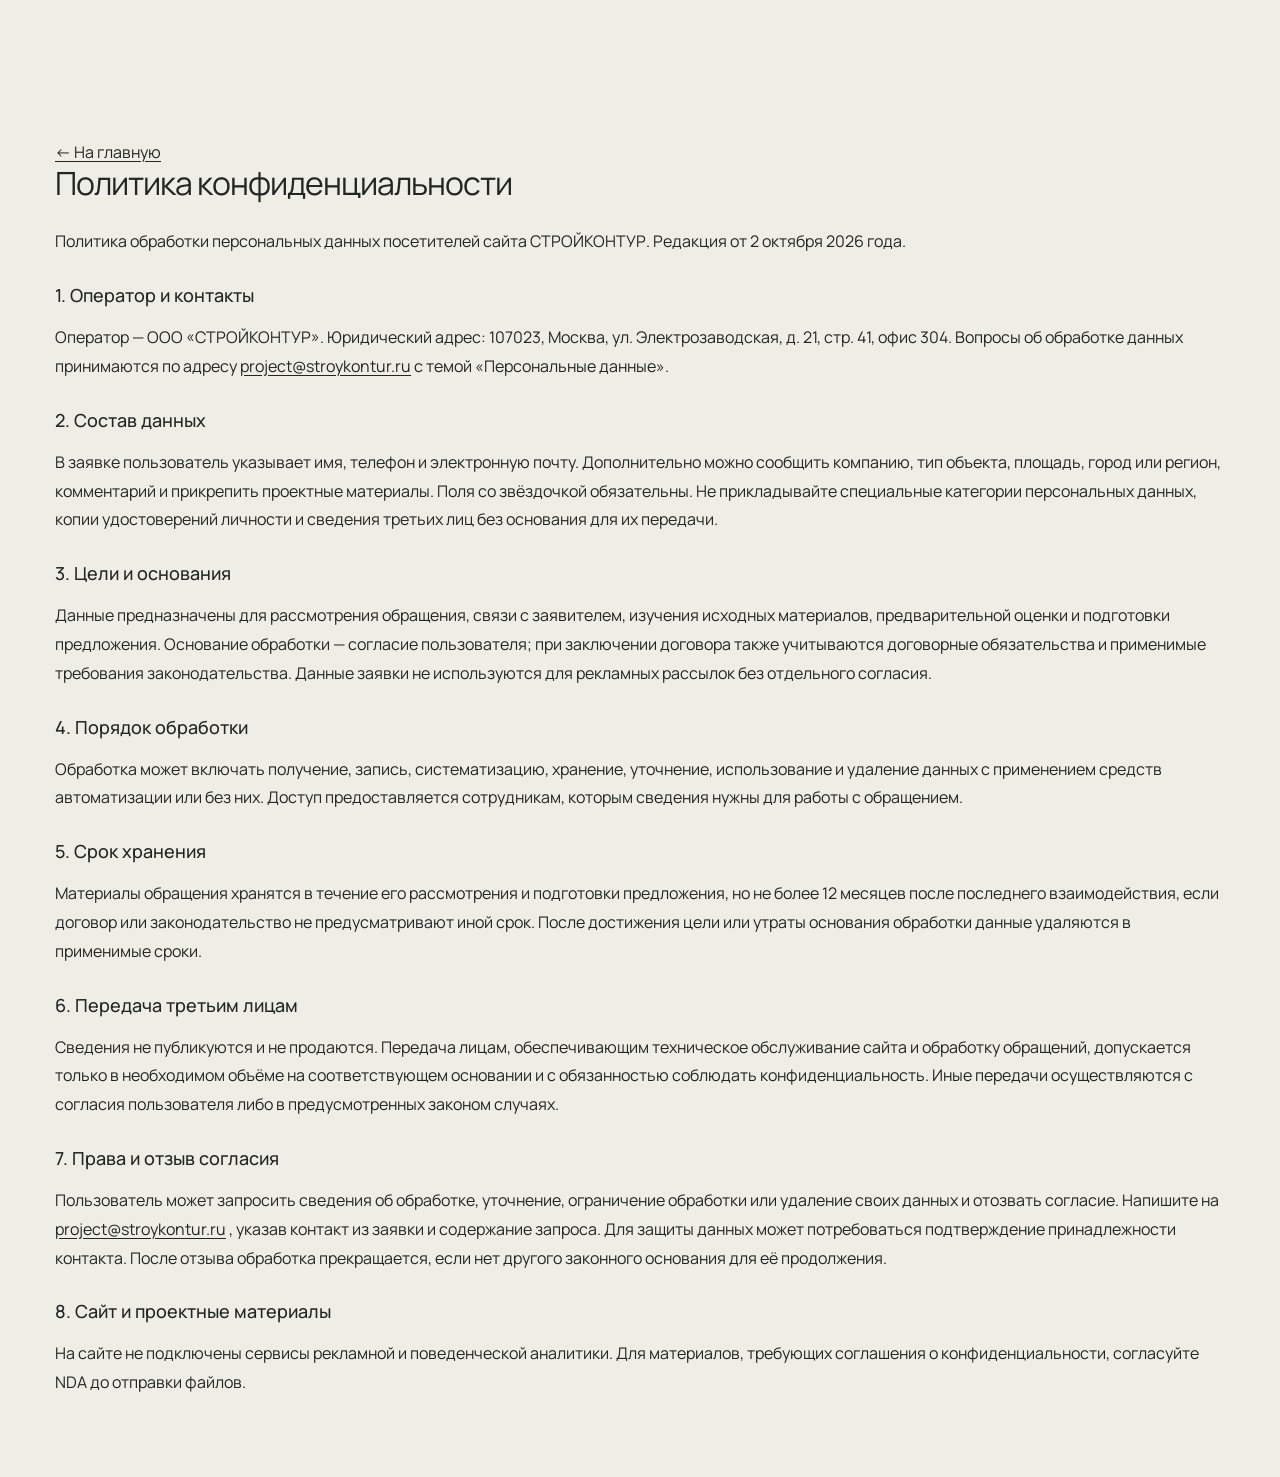
<file: privacy.html>
<!doctype html>
<html lang="ru">
	<head>
		<meta charset="UTF-8">
		<meta name="viewport" content="width=device-width, initial-scale=1.0">
		<!-- Select the JS layout before the first paint; retain navigation without JS. -->
		<script>
      document.documentElement.setAttribute('data-site-js', '');
		</script>
		<link rel="shortcut icon" href="./assets/img/favicon.svg">
		<link rel="canonical" href="https://zengord.github.io/stroykontur/privacy.html">
		<meta property="og:type" content="website">
		<meta property="og:locale" content="ru_RU">
		<meta property="og:site_name" content="СТРОЙКОНТУР">
		<meta property="og:title" content="Политика конфиденциальности — СТРОЙКОНТУР">
		<meta property="og:description" content="Политика обработки данных обращений СТРОЙКОНТУР.">
		<meta property="og:url" content="https://zengord.github.io/stroykontur/privacy.html">
		<meta property="og:image" content="https://zengord.github.io/stroykontur/files/brand/social-cover.png">
		<meta property="og:image:width" content="1200">
		<meta property="og:image:height" content="630">
		<meta property="og:image:alt" content="СТРОЙКОНТУР — промышленное и коммерческое строительство">
		<meta name="twitter:card" content="summary_large_image">
		<meta name="twitter:title" content="Политика конфиденциальности — СТРОЙКОНТУР">
		<meta name="twitter:description" content="Политика обработки данных обращений СТРОЙКОНТУР.">
		<meta name="twitter:image" content="https://zengord.github.io/stroykontur/files/brand/social-cover.png">
		<script type="application/ld+json">
    {
      "@context": "https://schema.org",
      "@type": "Organization",
      "@id": "https://zengord.github.io/stroykontur/#organization",
      "name": "СТРОЙКОНТУР",
      "legalName": "ООО «СТРОЙКОНТУР»",
      "url": "https://zengord.github.io/stroykontur/",
      "logo": "https://zengord.github.io/stroykontur/files/brand/logo.svg",
      "telephone": "+7-495-120-44-18",
      "email": "project@stroykontur.ru",
      "foundingDate": "2014",
      "address": {
        "@type": "PostalAddress",
        "streetAddress": "ул. Электрозаводская, д. 21, стр. 41, офис 304",
        "addressLocality": "Москва",
        "postalCode": "107023",
        "addressCountry": "RU"
      },
      "areaServed": ["Москва", "Московская область", "Центральный федеральный округ"],
      "contactPoint": {
        "@type": "ContactPoint",
        "contactType": "Коммерческий отдел",
        "telephone": "+7-495-120-44-18",
        "email": "project@stroykontur.ru",
        "availableLanguage": "Russian"
      }
    }
	</script>
		<meta name="description" content="Политика обработки данных обращений СТРОЙКОНТУР.">
		<title>Политика конфиденциальности — СТРОЙКОНТУР</title>
		<script type="module" crossorigin="" src="./js/main.min.js?v=1791030570751"></script>
		<link rel="stylesheet" crossorigin="" href="./css/main.min.css?v=1791030570751">
		<link rel="stylesheet" crossorigin="" href="./css/privacy.min.css?v=1791030570751">
	</head>
	<body>
		<div class="wrapper">
			<main class="page">
				<div data-fls-policy="" class="policy">
					<section data-fls-privacy="" class="privacy privacy--page">
						<div class="privacy__container">
							<a class="privacy__link" href="index.html">← На главную</a>
							<h1 class="privacy__title" id="privacy-title">Политика конфиденциальности</h1>
							<p class="privacy__text">
								Политика обработки персональных данных посетителей сайта СТРОЙКОНТУР.
  Редакция от 2 октября 2026 года.
							</p>
							<h2 class="privacy__subtitle">1. Оператор и контакты</h2>
							<p class="privacy__text">
								Оператор — ООО «СТРОЙКОНТУР». Юридический адрес: 107023, Москва,
  ул. Электрозаводская, д. 21, стр. 41, офис 304. Вопросы об обработке данных принимаются по адресу
								<a class="privacy__link" href="mailto:project@stroykontur.ru">project@stroykontur.ru</a>
								с темой «Персональные данные».
							</p>
							<h2 class="privacy__subtitle">2. Состав данных</h2>
							<p class="privacy__text">
								В заявке пользователь указывает имя, телефон и электронную почту.
  Дополнительно можно сообщить компанию, тип объекта, площадь, город или регион, комментарий и
  прикрепить проектные материалы. Поля со звёздочкой обязательны. Не прикладывайте специальные
  категории персональных данных, копии удостоверений личности и сведения третьих лиц без основания
  для их передачи.
							</p>
							<h2 class="privacy__subtitle">3. Цели и основания</h2>
							<p class="privacy__text">
								Данные предназначены для рассмотрения обращения, связи с заявителем,
  изучения исходных материалов, предварительной оценки и подготовки предложения. Основание
  обработки — согласие пользователя; при заключении договора также учитываются договорные
  обязательства и применимые требования законодательства. Данные заявки не используются
  для рекламных рассылок без отдельного согласия.
							</p>
							<h2 class="privacy__subtitle">4. Порядок обработки</h2>
							<p class="privacy__text">
								Обработка может включать получение, запись, систематизацию, хранение,
  уточнение, использование и удаление данных с применением средств автоматизации или без них.
  Доступ предоставляется сотрудникам, которым сведения нужны для работы с обращением.
							</p>
							<h2 class="privacy__subtitle">5. Срок хранения</h2>
							<p class="privacy__text">
								Материалы обращения хранятся в течение его рассмотрения и подготовки
  предложения, но не более 12 месяцев после последнего взаимодействия, если договор или
  законодательство не предусматривают иной срок. После достижения цели или утраты основания
  обработки данные удаляются в применимые сроки.
							</p>
							<h2 class="privacy__subtitle">6. Передача третьим лицам</h2>
							<p class="privacy__text">
								Сведения не публикуются и не продаются. Передача лицам, обеспечивающим
  техническое обслуживание сайта и обработку обращений, допускается только в необходимом объёме
  на соответствующем основании и с обязанностью соблюдать конфиденциальность. Иные передачи
  осуществляются с согласия пользователя либо в предусмотренных законом случаях.
							</p>
							<h2 class="privacy__subtitle">7. Права и отзыв согласия</h2>
							<p class="privacy__text">
								Пользователь может запросить сведения об обработке, уточнение, ограничение
  обработки или удаление своих данных и отозвать согласие. Напишите на
								<a class="privacy__link" href="mailto:project@stroykontur.ru?subject=Отзыв%20согласия%20на%20обработку%20данных">project@stroykontur.ru</a>
								,
  указав контакт из заявки и содержание запроса. Для защиты данных может потребоваться подтверждение
  принадлежности контакта. После отзыва обработка прекращается, если нет другого законного
  основания для её продолжения.
							</p>
							<h2 class="privacy__subtitle">8. Сайт и проектные материалы</h2>
							<p class="privacy__text">
								На сайте не подключены сервисы рекламной и поведенческой аналитики.
  Для материалов, требующих соглашения о конфиденциальности, согласуйте NDA до отправки файлов.
							</p>
						</div>
					</section>
				</div>
			</main>
		</div>
	</body>
</html>
</file>
<file: css/main.min.css>
*{padding:0;margin:0;border:0}*,:after,:before{box-sizing:border-box}:after,:before{display:inline-block}body,html{height:100%}body{line-height:1;scrollbar-gutter:stable;-ms-text-size-adjust:100%;-moz-text-size-adjust:100%;-webkit-text-size-adjust:100%;-webkit-font-smoothing:antialiased;-moz-osx-font-smoothing:grayscale}button,input,textarea{font-family:inherit;font-size:inherit;line-height:inherit;color:inherit;background-color:transparent}input,textarea{width:100%}label{display:inline-block}button,option,select{cursor:pointer}a{display:inline-block;color:inherit;text-decoration:none}li{list-style:none}img{max-width:100%;height:auto;vertical-align:middle}h1,h2,h3,h4,h5,h6{font-weight:inherit;font-size:inherit}address{font-style:normal}@font-face{font-family:Manrope;font-display:swap;src:url(../assets/fonts/Manrope-SemiBold.woff2) format("woff2");font-weight:600;font-style:normal}@font-face{font-family:Manrope;font-display:swap;src:url(../assets/fonts/Manrope-Regular.woff2) format("woff2");font-weight:400;font-style:normal}@font-face{font-family:Manrope;font-display:swap;src:url(../assets/fonts/Manrope-Medium.woff2) format("woff2");font-weight:500;font-style:normal}@font-face{font-family:Manrope;font-display:swap;src:url(../assets/fonts/Manrope-ExtraBold.woff2) format("woff2");font-weight:800;font-style:normal}@font-face{font-family:Manrope;font-display:swap;src:url(../assets/fonts/Manrope-Bold.woff2) format("woff2");font-weight:700;font-style:normal}@font-face{font-family:IBMPlexMono;font-display:swap;src:url(../assets/fonts/IBMPlexMono-Regular.woff2) format("woff2");font-weight:400;font-style:normal}:root{--font-family:"Manrope", "Arial", sans-serif;--font-size:1rem;--main-color:#222521;--paper:#eeeee7;--surface-dark:#202420;--ink:#222521;--muted:#5c6259;--accent:#ef6039;--accent-text:#b94220;--line:#c9ccc1;--mono:"IBMPlexMono", "Consolas", monospace}body{color:var(--main-color);font-family:var(--font-family);font-size:var(--font-size);min-width:20rem}[data-fls-scrolllock] body{overflow:hidden;touch-action:none;overscroll-behavior:none}.wrapper{min-height:100%;display:flex;flex-direction:column;overflow:clip}.wrapper>main{flex:1 1 auto}.wrapper>*{min-width:0}[class*=__container]{max-width:75rem;margin:0 auto;padding-left:.9375rem;padding-right:.9375rem}body{background:var(--paper);line-height:1.5}::selection{background:var(--accent);color:#fff}:focus-visible{outline:.125rem solid var(--accent);outline-offset:.3125rem}[hidden]{display:none!important}.page{min-width:0}.button{display:inline-flex;align-items:center;justify-content:space-between;gap:1.875rem;padding:1.125rem 1.4375rem;background:var(--accent);color:#181c18;font-size:1rem;font-weight:700;line-height:1.4;border:.0625rem solid var(--accent);transition:background .2s,color .2s,border-color .2s,transform .15s,box-shadow .15s}.button__arrow{display:inline-block;flex-shrink:0;font-size:1.4375rem;line-height:1;transform:rotate(var(--button-arrow-rotation,0deg));transition:transform .25s ease}.button:focus-visible{--button-arrow-rotation:45deg}.button--outline{background:transparent;color:inherit;border-color:currentColor}.button:active:not(:disabled){--button-arrow-rotation:45deg;background:#d94a25;border-color:#d94a25;transform:translateY(.125rem);box-shadow:inset 0 .125rem .3125rem rgba(0,0,0,.2);transition-duration:0s}.button--outline:active:not(:disabled){background:#343b30;border-color:#343b30;color:var(--paper)}.eyebrow{display:flex;gap:1.375rem;align-items:baseline;font:1rem/1.5 var(--mono);letter-spacing:.025rem;text-transform:uppercase}.eyebrow__index{color:var(--eyebrow-accent,var(--accent-text));white-space:nowrap;flex-shrink:0}.section-heading{margin-bottom:3.625rem}.section-heading__title{max-width:55rem;margin-top:1.75rem;font-weight:600;line-height:1.12;letter-spacing:-.035em;overflow-wrap:anywhere;text-wrap:balance}.section-heading.--watcher-view{animation:section-reveal .8s both}.skip-link{position:fixed;z-index:200;top:.75rem;left:1rem;padding:.75rem 1.25rem;background:var(--paper);color:var(--ink);transform:translateY(-150%)}.skip-link:focus{transform:translateY(0)}@keyframes section-reveal{0%{opacity:.25;transform:translateY(1.5625rem)}to{opacity:1;transform:translateY(0)}}body:after{content:"";background-color:rgba(0,0,0,.5);position:fixed;width:100%;height:100%;top:0;left:0;opacity:0;transition:opacity .8s ease 0s;pointer-events:none;z-index:149}[data-fls-popup-open] body:after{opacity:1}[data-fls-popup]{position:fixed;top:0;left:0;bottom:0;right:0;padding:1.875rem .625rem;transition:visibility .8s ease 0s;visibility:hidden;pointer-events:none}[data-fls-popup][data-fls-popup-active]{z-index:150;visibility:visible;overflow:auto;pointer-events:auto}[data-fls-popup-active] [data-fls-popup-body]{visibility:visible;transform:scale(1)}[data-fls-popup-wrapper]{flex-direction:column;min-height:100%;flex:1 1 auto;width:100%;display:flex;justify-content:center;align-items:center}[data-fls-popup-body]{visibility:hidden;transform:scale(0);transition:transform .3s ease 0s,visibility .3s ease 0s;background-color:#eee;padding:1.25rem;width:100%;max-width:56.25rem;border-radius:1.25rem}[data-fls-popup-youtube-place] iframe{width:100%;aspect-ratio:16/9}.privacy[data-fls-popup]{height:100vh;height:100dvh;padding:1.25rem;overflow:hidden}.privacy__wrapper{height:100%;min-height:0;padding:0}.privacy__body{position:relative;display:flex;flex-direction:column;min-height:0;max-height:100%;padding:3.5rem 2.8125rem 2.1875rem;background:var(--paper);border-radius:0;max-width:48.75rem;color:var(--ink)}.privacy__content{min-height:0;overflow-y:auto;overscroll-behavior-y:contain;touch-action:pan-y;scrollbar-gutter:stable;scrollbar-width:thin;scrollbar-color:var(--accent) transparent}.privacy__close{position:absolute;right:.9375rem;top:.625rem;width:2.75rem;height:2.75rem;font-size:1.875rem;transition:background .2s,transform .15s}.privacy__close:hover{background:rgba(0,0,0,.051)}.privacy__close:active{background:var(--accent);transform:scale(.92);transition-duration:0s}.privacy__title{font-size:2rem;line-height:1.2;letter-spacing:-.0625rem;margin-bottom:1.5625rem;overflow-wrap:anywhere}.privacy__subtitle{font-size:1.125rem;margin:1.625rem 0 .75rem;font-weight:500}.privacy__text{font-size:1rem;line-height:1.8;margin-top:.875rem;overflow-wrap:anywhere}.privacy__link{text-decoration:underline;text-underline-offset:.1875rem}.privacy--page{padding:8.75rem 0 5rem}@media (max-width:48em){.section-heading{margin-bottom:2rem}.section-heading__title{letter-spacing:-.075rem}.button{min-height:3.375rem;padding:.9375rem 1.125rem;gap:1.25rem}.privacy[data-fls-popup]{padding:.625rem}.privacy__body{padding:3.5rem 1.5rem 1.5rem}.privacy__title{font-size:1.625rem}}@media (width < 20em){.section-heading__title{font-size:2.0625rem}}@media (width >= 20em) and (width <= 75em){.section-heading__title{font-size:clamp(2.0625rem,1.49432rem + 2.84091vw,3.625rem)}}@media (width >= 75em){.section-heading__title{font-size:3.625rem}}@media (any-hover:hover){.button:hover{--button-arrow-rotation:45deg;background:#ff7850}.button--outline:hover{background:var(--ink);color:var(--paper)}}@media (prefers-reduced-motion:reduce){*,:after,:before{animation-duration:.01ms!important;animation-delay:0s!important;transition-duration:.01ms!important;scroll-behavior:auto!important}}
</file>
<file: css/index.min.css>
@charset "UTF-8";.tabs__navigation{display:flex}.tabs__title{border:.0625rem solid #eee;padding:.625rem .9375rem;border-radius:.3125rem}.tabs__title.--tab-active{border:.0625rem solid #000}.tabs__content{border:.0625rem solid #eee;padding:.625rem .9375rem}.select{min-width:0}.select,.select__body{position:relative}.select__title{color:inherit;text-align:left;border:.0625rem solid #d9d9d9;background-color:#fff;cursor:pointer;width:100%;border-radius:.25rem}.select__value{display:flex;min-width:0;align-items:center;height:1.875rem;gap:.625rem}.select__value>*{flex:1 1 auto}.select__value:after{content:"";align-self:stretch;flex:0 0 0.625rem;transition:all .3s ease 0s;display:flex;justify-content:center;align-items:center}.--select-open .select__value:after{transform:rotate(-180deg)}.select__value.--select-pseudo-label:before{content:attr(data-pseudo-label);opacity:.5}.select__content{padding:0 .625rem}.select__content,.select__text{flex:1 1 auto;overflow:hidden;text-overflow:ellipsis;white-space:nowrap}.select__input{padding:0 .625rem;width:100%;background-color:transparent;height:100%}.--select-active .select__input::placeholder{color:#000}.--select-focus .select__input::placeholder{opacity:.5}.select__options{color:#000;position:absolute;top:calc(100% - .0625rem);border-radius:0 0 .25rem .25rem;min-width:100%;left:0;background-color:#fff;border:.0625rem solid #d9d9d9;border-top:0;padding:.625rem 0 .3125rem}.select__scroll{overflow-y:auto;overflow-x:hidden;max-height:12.5rem}.select__option{width:100%;text-align:left;cursor:pointer;padding:.3125rem .625rem;color:inherit}.select__option.--select-selected{background-color:#eee}.select__row{display:inline-flex;align-items:center}.select--show-top .select__options{top:auto;bottom:calc(100% - .0625rem);border:.0625rem solid #d9d9d9;border-bottom:0;border-radius:.25rem .25rem 0 0;padding:.3125rem 0 .625rem}.--select-tag{cursor:pointer}.services{padding:6.25rem 0}.services__tabs{display:grid;grid-template-columns:1fr 1fr;gap:4.375rem}.services__tab{display:flex;width:100%;align-items:center;gap:1.125rem;text-align:left;padding:1.4375rem 0;border-bottom:.0625rem solid var(--line);transition:color .2s,background .2s,transform .15s}.services__tab.--tab-active,.services__tab:focus-visible,.services__tab:hover{--services-arrow-rotation:45deg;color:var(--accent-text)}.services__tab:active{--services-arrow-rotation:45deg;background:rgba(34,37,33,.051);transform:translateY(.125rem);transition-duration:0s}.services__index{font:1rem var(--mono);flex-shrink:0;align-self:flex-start;padding-top:.3125rem}.services__name{font-size:1.375rem;letter-spacing:-.03125rem;line-height:1.35;flex:1}.services__arrow{display:inline-block;flex-shrink:0;font-size:1.375rem;transform:rotate(var(--services-arrow-rotation,0deg));transition:transform .25s ease}.services__body{min-width:0;background:#e3e5dc}.services__panel{padding:1.625rem 1.875rem 2rem;animation:service-reveal .45s ease}.services__technical{font:1rem var(--mono);letter-spacing:.0625rem;color:var(--muted)}.services__panel-title{margin-top:.9375rem;font-size:1.4375rem;letter-spacing:-.03125rem}.services__description{margin-top:.75rem;font-size:1rem;line-height:1.65;color:var(--muted)}.services__scope{border-top:.0625rem solid var(--line);margin-top:1.5rem;padding-top:1rem;font:1rem/1.6 var(--mono);text-transform:uppercase}@keyframes service-reveal{0%{opacity:.2;transform:translateY(.5rem)}to{opacity:1;transform:translateY(0)}}.index{min-width:0}[data-fls-spollers] summary{list-style:none}[data-fls-spollers] summary::-webkit-details-marker,[data-fls-spollers] summary::marker{display:none}.spollers{display:grid;gap:.9375rem}.spollers__item{font-size:1.25rem}.spollers__title{width:100%;cursor:default;text-align:left;border:.0625rem solid #eee;padding:.625rem .9375rem;border-radius:.3125rem;position:relative;list-style:none}.spollers__title::-webkit-details-marker,.spollers__title::marker{display:none}.--spoller-init .spollers__title{cursor:pointer}.--spoller-init .spollers__title:after,.--spoller-init .spollers__title:before{content:"";position:absolute;right:.625rem;top:50%;background-color:#000;height:.125rem;width:.9375rem;transition:transform .5s ease 0s}.--spoller-init .spollers__title:before{transform:translate(-75%,-50%) rotate(40deg)}.--spoller-init .spollers__title:after{transform:translateY(-50%) rotate(-40deg)}.--spoller-init .spollers__title.--spoller-active:before{transform:translateX(-75%) rotate(-40deg)}.--spoller-init .spollers__title.--spoller-active:after{transform:rotate(40deg)}.spollers__body{padding:1.25rem;border-radius:.3125rem;border:.0625rem solid #eee}[data-fls-slider]{overflow:hidden}.swiper-wrapper{width:100%;height:100%;box-sizing:content-box;display:flex;position:relative}.swiper-initialized{touch-action:pan-y}.swiper-vertical .swiper-wrapper{flex-direction:column}.swiper-autoheight .swiper-wrapper{align-items:flex-start}.swiper-initialized .swiper-slide{flex-shrink:0}.swiper-android .swiper-slide,.swiper-android .swiper-wrapper{transform:translateZ(0)}.icon-menu{display:none}.header{--header-panel-gap:0.625rem;--header-panel-gutter:max(.875rem, 50% - 38.5rem);position:fixed;inset:0 0 auto;z-index:100;color:var(--paper);padding-top:0;transition:padding-top .3s}.header:before{content:"";position:absolute;inset:0;z-index:-1;pointer-events:none;border:.0625rem solid transparent;border-bottom-color:hsla(60,17%,92%,.141);transition:inset .3s,background-color .3s,border-color .3s,border-radius .3s,box-shadow .3s}.header[data-fls-header-scroll].--header-scroll{position:fixed;z-index:100;padding-top:var(--header-panel-gap)}.header[data-fls-header-scroll].--header-scroll:before{inset:var(--header-panel-gap) var(--header-panel-gutter) 0;background-color:var(--surface-dark);border-color:hsla(60,17%,92%,.18);border-radius:.5rem;box-shadow:0 .625rem 1.75rem rgba(0,0,0,.2)}.header__container{min-height:5.5rem;display:flex;align-items:center;justify-content:space-between;gap:1.5rem}.header__brand{display:flex;gap:.6875rem;align-items:center;position:relative;z-index:3;flex-shrink:0}.header__mark{width:1.875rem;height:2rem;position:relative;transform:skewY(-13deg)}.header__mark,.header__mark:after{border:.125rem solid var(--accent)}.header__mark:after{content:"";position:absolute;inset:.3125rem -.4375rem -.3125rem .4375rem}.header__brand-text{font-size:1.125rem;font-weight:800;letter-spacing:-.04375rem}.header__caption{display:block;font:1rem/1.5 var(--font-family);letter-spacing:0;color:#b6bdb1}.header__list{display:flex;align-items:center;gap:1rem}.header__link{font-size:1rem;padding:.75rem 0;transition:color .2s;white-space:nowrap}.header__link.--navigator-active,.header__link:hover{color:var(--accent)}.header__cta{font-size:1rem;padding:.8125rem 1rem;gap:1rem}.header__burger,.header__mobile-contact{display:none}.header__burger{transition:background .2s,transform .15s}.header__burger:active{background:hsla(60,17%,92%,.141);transform:scale(.94);transition-duration:0s}[data-fls-header-scroll].--header-scroll{position:sticky;top:0;right:0;left:0;z-index:50}[data-fls-header-scroll-show].--header-scroll{transition:translate .3s;translate:0 -100%}[data-fls-header-scroll-show].--header-show{translate:0 0}.footer{background:var(--surface-dark);color:var(--paper);padding:2.1875rem 0}.footer__container{display:flex;flex-wrap:wrap;justify-content:space-between;align-items:center;gap:1.75rem}.footer__brand{display:grid;gap:.375rem}.footer__name{font-size:1rem;font-weight:700;letter-spacing:-.03125rem}.footer__caption{font:1rem var(--mono);color:#aebca5}.footer__navigation{display:flex;flex-wrap:wrap;gap:1.5rem}.footer__link{font-size:1rem;padding:.5rem 0}.footer__link:hover,.footer__privacy:hover{color:var(--accent)}.footer__requisites{display:grid;grid-template-columns:repeat(3,minmax(0,1fr));gap:1.375rem 1.875rem;width:100%;border-top:.0625rem solid rgba(113,131,101,.333);padding-top:1.625rem}.footer__requisite--wide{grid-column:1/-1}.footer__requisite-label{color:#aebca5;font:.75rem/1.7 var(--mono);margin-bottom:.375rem}.footer__requisite-value{font-size:.875rem;line-height:1.8;overflow-wrap:anywhere}.footer__contact{display:block;width:fit-content}.footer__contact:hover{color:var(--accent)}.footer__legal{display:flex;width:100%;padding-top:1.5625rem;border-top:.0625rem solid rgba(113,131,101,.333);justify-content:space-between;gap:1.25rem;font:1rem var(--mono);color:#aebca5}input[type=email],input[type=tel],input[type=text],textarea{-webkit-appearance:none;-moz-appearance:none;appearance:none}.input{border-radius:0!important;width:100%;display:block;padding:.625rem;border:.0625rem solid #eee;caret-color:inherit}.input[placeholder]:not([data-fls-placeholder-nohiden])::placeholder{transition:opacity .3s}.input[placeholder]:not([data-fls-placeholder-nohiden]):focus::placeholder{opacity:0}textarea.input{resize:vertical;padding:0}.request{--eyebrow-accent:var(--accent);padding:6.25rem 0;background:var(--surface-dark);color:var(--paper)}.request__container{display:grid;grid-template-columns:minmax(0,1fr) minmax(0,1.15fr);gap:3.75rem}.request__description{font-size:1rem;color:#b3beab;max-width:23.75rem;line-height:1.7}.request__steps{margin-top:2.5rem;display:grid;gap:1.25rem}.request__step{display:flex;gap:1.125rem;font-size:1rem;max-width:21.25rem}.request__step-index{color:var(--accent);font:1rem/1.7 var(--mono);flex-shrink:0}.request__contact{display:inline-block;font-size:1.625rem;margin-top:3.125rem}.request__contact-note{font:1rem var(--mono);color:#a3b09a;margin-top:.625rem}.request__form{min-width:0}.request__form-caption{font:1rem var(--mono);text-transform:uppercase;margin-bottom:1.875rem;color:#b3beab}.request__fields{display:grid;grid-template-columns:1fr 1fr;gap:1.5625rem 1.5rem}.request__field{min-width:0}.request__field--wide{grid-column:1/-1}.request__label{display:block;font-size:1rem;margin-bottom:.625rem}.request__required{color:var(--accent)}.request__input,.request__native-select,.request__textarea{display:block;width:100%;background:transparent;color:var(--paper);border:.0625rem solid #63705a;border-radius:0;padding:.875rem;min-height:3.375rem;font-size:1rem;transition:border-color .2s}.request__input::placeholder,.request__textarea::placeholder{color:#a3b09a;font-size:1rem;opacity:1}.request__input:focus,.request__textarea:focus{border-color:var(--accent)}.request__textarea{resize:vertical;min-height:6.25rem}.request__native-option{background:var(--surface-dark)}.request__input.--form-error{border-color:var(--accent)}.request__agreement{display:grid;grid-template-columns:1.375rem minmax(0,1fr);gap:.75rem;align-items:start;margin-top:1.5rem}.request__checkbox{width:1.375rem;height:1.375rem;margin-top:.1875rem;accent-color:var(--accent);cursor:pointer}.request__agreement-label{font-size:1rem;line-height:1.7;color:#b3beab;cursor:pointer}.request__privacy{text-decoration:underline;text-underline-offset:.1875rem}.request__submit{width:100%;margin-top:1.5625rem;text-align:left;gap:1rem}.request__submit:disabled{background:#ff7850;border-color:#ff7850;cursor:wait}.request__submit-spinner{flex-shrink:0;width:1.4375rem;height:1.4375rem;border:.125rem solid rgba(24,28,24,.2);border-top-color:#181c18;border-radius:50%;animation:request-spin .7s linear infinite}.request__send-note{margin-top:.8125rem;font:1rem/1.6 var(--mono);color:#b3beab}.request__result{margin-top:1.375rem;padding:1.25rem;border:.0625rem solid #7c986b;background:#384232}.request__result-text{font-size:1rem;line-height:1.7}.request__result--error{border-color:#ffa386;background:#492c24}.request__attachments{margin-top:1.625rem}.request__dropzone{position:relative;border:.0625rem dashed #84917a;padding:1.375rem;transition:background .2s,border-color .2s}.request__dropzone:focus-within,.request__dropzone[data-state=dragging]{border-color:var(--accent);background:#343c2e}.request__file-input{position:absolute;width:.0625rem;height:.0625rem;opacity:0}.request__file-label{display:flex;align-items:center;gap:.875rem;min-height:2.75rem;cursor:pointer}.request__file-icon{color:var(--accent);font:1.875rem/1 var(--mono)}.request__file-action{font-size:1rem;text-decoration:underline;text-underline-offset:.3125rem}.request__file-hint,.request__nda-note{margin-top:.75rem;color:#b3beab;font:.875rem/1.7 var(--mono)}.request__file-list{display:grid;gap:.5rem;margin-top:.75rem}.request__file-item{display:grid;grid-template-columns:minmax(0,1fr) auto auto;align-items:center;gap:.75rem;border-bottom:.0625rem solid #63705a;padding:.25rem 0}.request__file-name{overflow-wrap:anywhere;font-size:.875rem}.request__file-size{font:.75rem var(--mono);color:#b3beab}.request__file-remove{min-height:2.75rem;font-size:.875rem;text-decoration:underline;text-underline-offset:.1875rem}.request__file-remove:disabled{opacity:.5;cursor:wait}.request__file-error{color:#ffa386;font-size:.875rem;margin-top:.625rem}.request__result-title{font-size:1.25rem;font-weight:600;margin-bottom:.5rem}.request__error{grid-column:1/-1;font-size:1rem;color:#ffa386;margin-top:.5rem}@keyframes request-spin{to{transform:rotate(1turn)}}.select--construction{color:var(--paper)}.select--construction .select__title{background:transparent;border:.0625rem solid #63705a;border-radius:0;transition:background .2s}.select--construction .select__title:active{background:#4b5842;transition-duration:0s}.select--construction .select__value{min-height:3.375rem;height:auto;padding:.625rem .25rem;font-size:1rem}.select--construction .select__value:after{content:"⌄";align-self:center;flex-basis:1.25rem}.select--construction .select__options{background:#30372c;color:var(--paper);border-color:#63705a;border-radius:0}.select--construction .select__option{font-size:1rem;padding:.75rem .875rem}.select--construction .select__option:hover{background:#4b5842}.select--construction .select__option:active{background:#63705a}.select--construction .select__content{white-space:normal;overflow-wrap:anywhere}.projects{--accent-text:#a43518;padding:6.25rem 0;background:#dfe2d8}.projects__slide{display:grid;grid-template-columns:minmax(0,1.35fr) minmax(0,1fr);min-width:0;height:auto;cursor:grab}.projects__visual{background:#c7cec0;padding:1.625rem 1.875rem;display:flex;flex-direction:column;justify-content:space-between;background-image:linear-gradient(rgba(34,37,33,.031) .0625rem,transparent 0),linear-gradient(90deg,rgba(34,37,33,.031) .0625rem,transparent 0);background-size:3.4375rem 3.4375rem}.projects__visual--factory{background-color:#c3c8c3}.projects__visual--office{background-color:#bfcac9}.projects__visual-bottom,.projects__visual-top{display:flex;flex-wrap:wrap;align-items:center;justify-content:space-between;gap:.9375rem}.projects__drawing-number,.projects__location,.projects__tag{font:1rem/1.5 var(--mono);text-transform:uppercase}.projects__drawing-number,.projects__location{color:#515d4f}.projects__big-area{font:2.5625rem/1 var(--mono);letter-spacing:-.125rem;white-space:nowrap}.projects__area-unit{font-size:1.25rem;letter-spacing:0}.projects__information{padding:1.625rem 0 1.5rem 2.625rem}.projects__index{font:1rem var(--mono);color:var(--accent-text)}.projects__name{font-size:1.875rem;line-height:1.1;letter-spacing:-.0625rem;margin-top:1.5rem;font-weight:500}.projects__subtitle{font-size:1.125rem;line-height:1.5;margin-top:1.5rem}.projects__description{font-size:1rem;line-height:1.65;color:var(--muted);margin:.625rem 0 1.625rem}.projects__facts{display:grid;grid-template-columns:1fr 1fr;gap:1.5625rem .9375rem;margin-bottom:1.875rem;margin-top:1.625rem}.projects__fact--wide{grid-column:1/-1}.projects__fact-label{font:1rem var(--mono);color:var(--muted)}.projects__fact-value{font-size:1.0625rem;margin-top:.375rem}.projects__media{margin:1.75rem 0 0;width:100%}.projects__photo{display:block;width:100%;height:auto;aspect-ratio:3/2;object-fit:cover}.projects__photo-caption{margin-top:.625rem;font:.75rem/1.5 var(--mono);color:#515d4f}.projects__engineering{width:100%;max-width:27.5rem;margin:1.5rem auto}.projects__specs{display:grid;gap:.625rem;padding:1.125rem 0;border-top:.0625rem solid #adb6a4;border-bottom:.0625rem solid #adb6a4}.projects__spec{display:grid;grid-template-columns:minmax(0,1fr) minmax(0,1fr);gap:.9375rem;font-size:.875rem}.projects__spec-label{color:#515d4f}.projects__spec-value{text-align:right}.projects__story{display:grid;gap:1rem;margin:1.5rem 0}.projects__story-label{font:.8125rem/1.5 var(--mono);color:var(--accent-text);margin-bottom:.3125rem}.projects__story-text{font-size:.875rem;line-height:1.7}.projects__navigation{display:flex;align-items:center;justify-content:space-between;padding-top:1.75rem}.projects__counter{font:1rem var(--mono)}.projects__buttons{display:flex;gap:.5rem}.projects__next,.projects__prev{border:.0625rem solid #9da693;width:3.5rem;height:3rem;font-size:1.5625rem;transition:background .2s,transform .15s,box-shadow .15s}.projects__next:hover:not(:disabled),.projects__prev:hover:not(:disabled){background:var(--accent)}.projects__next:active:not(:disabled),.projects__prev:active:not(:disabled){background:#d94a25;transform:translateY(.125rem);box-shadow:inset 0 .125rem .3125rem rgba(0,0,0,.2);transition-duration:0s}.projects__next:disabled,.projects__prev:disabled{opacity:.35;cursor:default}.projects__slider:not(.swiper-initialized) .projects__wrapper{display:grid;gap:2.8125rem}.process{--eyebrow-accent:var(--accent);padding:6.875rem 0;background:var(--surface-dark);color:var(--paper)}.process__layout{display:grid;grid-template-columns:minmax(0,.43fr) minmax(0,.57fr);gap:2.5rem;align-items:start}.process__steps{list-style:none}.process__step{display:flex;gap:1.375rem;min-height:14.0625rem;padding:2.375rem .9375rem 2.375rem 0;border-top:.0625rem solid rgba(122,135,116,.231);opacity:.65;transition:opacity .4s}.process__step.--watcher-view,.process__step[data-active]{opacity:1}.process__index{font:1rem var(--mono);flex-shrink:0;color:var(--accent);padding-top:.3125rem}.process__step-title{font-weight:500;font-size:1.5rem;line-height:1.3;letter-spacing:-.03125rem}.process__description{margin-top:1rem;font-size:1rem;line-height:1.7;color:#b1bcaa}.process__deliverable{display:inline-block;margin-top:1.375rem;font:1rem var(--mono);text-transform:uppercase;letter-spacing:.03125rem;color:#b1bcaa}.process__deliverable:before{content:"+";color:var(--accent);margin-right:.75rem}.process__visual{position:sticky;top:8.125rem;padding:1.625rem;border:.0625rem solid rgba(130,144,121,.314);background-image:linear-gradient(hsla(60,17%,92%,.02) .0625rem,transparent 0),linear-gradient(90deg,hsla(60,17%,92%,.02) .0625rem,transparent 0);background-size:2.8125rem 2.8125rem}.process__visual-head{display:grid;grid-template-columns:minmax(0,1fr) auto;gap:1.25rem;justify-content:space-between;font:1rem var(--mono)}.process__model-name{color:#b1bcaa}.process__progress-label{color:var(--accent);white-space:nowrap}.process__scale{height:.125rem;background:#56644c;margin:1.875rem 0 1.375rem}.process__progress-line{display:block;width:var(--progress,100%);height:100%;background:var(--accent);transition:width .6s}.process__current{font-size:1.4375rem;letter-spacing:-.03125rem}.process__visual-note{font:1rem/1.8 var(--mono);margin-top:1rem;color:#a1af98}.process[data-stage="0"] .building__envelope,.process[data-stage="0"] .building__foundation,.process[data-stage="0"] .building__frame,.process[data-stage="0"] .building__landscape,.process[data-stage="0"] .building__systems,.process[data-stage="1"] .building__envelope,.process[data-stage="1"] .building__foundation,.process[data-stage="1"] .building__frame,.process[data-stage="1"] .building__landscape,.process[data-stage="1"] .building__systems,.process[data-stage="2"] .building__envelope,.process[data-stage="2"] .building__foundation,.process[data-stage="2"] .building__frame,.process[data-stage="2"] .building__landscape,.process[data-stage="2"] .building__systems,.process[data-stage="3"] .building__envelope,.process[data-stage="3"] .building__frame,.process[data-stage="3"] .building__landscape,.process[data-stage="3"] .building__systems,.process[data-stage="4"] .building__landscape,.process[data-stage="4"] .building__systems,.process[data-stage="5"] .building__landscape{opacity:0;transform:translateY(-.75rem)}.process[data-stage="0"] .building__contour{opacity:.25}.process[data-stage="4"] .building__envelope{transition-delay:.55s}.numbers{border-bottom:.0625rem solid var(--line)}.numbers__heading{display:flex;justify-content:center;align-items:center;gap:.625rem;margin-bottom:1.5rem;font:.8125rem/1.5 var(--mono);letter-spacing:.0625rem;text-transform:uppercase;color:var(--muted);text-align:center}.numbers__heading:before{content:"";width:.375rem;height:.375rem;flex-shrink:0;background:var(--accent)}.numbers__grid{display:grid;grid-template-columns:repeat(4,minmax(0,1fr));grid-auto-rows:1fr;gap:.875rem}.numbers__item{position:relative;min-width:0;padding:1.375rem 1rem 1.5rem;border:.0625rem solid var(--line);background:#f4f4ed;text-align:center}.numbers__item:after{content:"";position:absolute;top:.75rem;right:.75rem;width:.4375rem;height:.4375rem;border-top:.0625rem solid var(--accent);border-right:.0625rem solid var(--accent)}.numbers__index{display:block;margin-bottom:1rem;font:1rem/1.5 var(--mono);letter-spacing:.0625rem;color:var(--accent-text)}.numbers__value{display:flex;justify-content:center;align-items:baseline;gap:.5rem;white-space:nowrap}.numbers__digit{font-size:clamp(2.125rem,3.25vw,2.6875rem);font-weight:500;font-variant-numeric:tabular-nums;line-height:1.1;letter-spacing:-.125rem}.numbers__prefix,.numbers__unit{font-size:1rem}.numbers__label{margin:.75rem auto 0;max-width:13.125rem;font:1rem/1.5 var(--mono);color:var(--muted);text-wrap:balance}.hero{--eyebrow-accent:var(--accent);color:var(--paper);background:var(--surface-dark);padding-top:8.3125rem;overflow:hidden;background-image:linear-gradient(hsla(60,17%,92%,.02) .0625rem,transparent 0),linear-gradient(90deg,hsla(60,17%,92%,.02) .0625rem,transparent 0);background-size:5rem 5rem}.hero__container{position:relative}.hero__topline{display:flex;justify-content:space-between;gap:1.25rem;align-items:center}.hero__coordinate{font:1rem var(--mono);color:#a6b0a0;white-space:nowrap}.hero__title{position:relative;z-index:2;margin-top:2.8125rem;font-weight:600;line-height:.97;letter-spacing:-.3125rem;pointer-events:none}.hero__title-accent{color:var(--accent)}.hero__bottom{position:relative;display:grid;grid-template-columns:minmax(0,43fr) minmax(0,57fr);min-height:15rem}.hero__content{position:relative;z-index:2;padding-top:2.1875rem}.hero__description{max-width:26.25rem;font-size:1.125rem;line-height:1.7;color:#bcc4b7}.hero__actions{display:flex;flex-wrap:wrap;gap:.75rem;margin-top:1.875rem}.hero__visual{position:relative;width:100%;min-width:0;margin-top:2.1875rem}.hero__visual-caption{display:grid;gap:.5rem;margin-bottom:.75rem}.hero__status{font:1rem var(--mono);color:var(--accent);text-transform:uppercase;letter-spacing:.0625rem}.hero__status:before{content:"";display:inline-block;width:.3125rem;height:.3125rem;background:var(--accent);margin-right:.5rem}.hero__visual-index{font:1rem var(--mono);color:#a6b0a0}.hero__scale{display:flex;flex-wrap:wrap;align-items:center;gap:.75rem 1.25rem;margin-top:1rem}.hero__scale-number{font:2.125rem/1 var(--mono);letter-spacing:-.09375rem}.hero__scale-unit{font-size:1.0625rem}.hero__scale-caption{font:1rem/1.6 var(--mono);color:#a6b0a0}.hero__node-label{position:absolute;right:6%;top:25%;font:1rem var(--mono);color:#a6b0a0}.hero__baseline{display:flex;gap:1.5rem;justify-content:space-between;align-items:center;border-top:.0625rem solid hsla(60,17%,92%,.161);padding:1.4375rem 0;margin-top:2.8125rem}.hero__geography,.hero__stages{font:1rem var(--mono);color:#b0b9a9}.hero__stages{display:flex;gap:.9375rem;align-items:center}.hero__stage-line{height:.0625rem;width:3.125rem;background:#6d7b6b}.hero__scroll{display:grid;place-items:center;height:2.25rem;width:2.25rem;flex-shrink:0;border:.0625rem solid #697363}.faq{padding:6.25rem 0}.faq__item{border-top:.0625rem solid var(--line)}.faq__question{display:flex;align-items:center;gap:1.5rem;padding:1.625rem 0;list-style:none;cursor:pointer}.faq__question::-webkit-details-marker{display:none}.faq__index{font:1rem var(--mono);flex-shrink:0;color:#bd431f}.faq__question-text{flex:1;font-size:1.3125rem;line-height:1.3;letter-spacing:-.03125rem}.faq__icon{width:1.625rem;height:1.625rem;position:relative;flex-shrink:0}.faq__icon:after,.faq__icon:before{content:"";position:absolute;background:var(--ink);width:.9375rem;height:.0625rem;left:.3125rem;top:.75rem}.faq__icon:after{transform:rotate(90deg);transition:transform .2s}.faq__question.--spoller-active .faq__icon:after{transform:rotate(0)}.faq__answer{padding:0 3.125rem 1.75rem 2.6875rem}.faq__text{max-width:49.375rem;font-size:1rem;color:var(--muted);line-height:1.8}.documents{padding:0 0 5.625rem}.documents__container{display:grid;grid-template-columns:minmax(0,1fr) minmax(0,1fr);gap:5.625rem;align-items:start}.documents__index{font:.8125rem/1.5 var(--mono);color:var(--accent-text);text-transform:uppercase}.documents__title{font-size:1.875rem;font-weight:500;line-height:1.2;letter-spacing:-.0625rem;margin-top:1.125rem}.documents__description{max-width:26.25rem;margin-top:1.125rem;font-size:1rem;line-height:1.8;color:var(--muted)}.documents__item{border-top:.0625rem solid var(--line)}.documents__link{display:grid;grid-template-columns:1.5625rem minmax(0,1fr) auto;align-items:center;gap:.9375rem;padding:1.25rem 0;min-height:4.25rem;transition:color .2s}.documents__link:hover{color:var(--accent-text)}.documents__format,.documents__number{font:.75rem/1.7 var(--mono);color:var(--accent-text)}.documents__name{font-size:1rem}.control{padding:6.25rem 0}.control__board{border:.0625rem solid #b5bbae;background:#e5e7de}.control__board-head{display:flex;justify-content:space-between;gap:1.25rem;padding:1.375rem 1.875rem;border-bottom:.0625rem solid #b5bbae;font:1rem/1.5 var(--mono);text-transform:uppercase}.control__board-status{color:#3e693c;flex-shrink:0}.control__board-status:before{content:"";display:inline-block;width:.3125rem;height:.3125rem;background:#3e693c;margin-right:.5rem}.control__board-body{display:grid;grid-template-columns:55% 45%}.control__schedule{padding:2.125rem 1.875rem;border-right:.0625rem solid #b5bbae}.control__schedule-head{display:flex;justify-content:space-between;gap:1.25rem;margin-bottom:1.5625rem;align-items:baseline}.control__chart-title{font-size:1rem;font-weight:500}.control__chart-unit{font:1rem var(--mono);color:var(--muted);white-space:nowrap;align-self:flex-end}.control__row{margin-top:1.375rem}.control__row-head{display:flex;justify-content:space-between;gap:.9375rem;align-items:center;font-size:1rem}.control__row-value{font:1rem var(--mono);flex-shrink:0}.control__track{height:.25rem;background:#c9cfc1;margin-top:.625rem}.control__bar{display:block;width:calc(1% * var(--value));background:#5e7159;height:100%;transform-origin:left}.control__board.--watcher-view .control__bar{animation:control-fill 1.2s ease both}.control__plan{padding:2.125rem 1.875rem}.control__plan-label{font:1rem var(--mono);text-transform:uppercase}.control__plan-drawing{position:relative;margin:1.25rem 0}.control__plan-svg{display:block;width:100%}.control__plan-outline{stroke:#606e5a;stroke-width:2}.control__plan-fill{fill:#6c805c;fill-opacity:.22}.control__plan-progress{fill:var(--accent);fill-opacity:.22}.control__plan-line{stroke:#849079}.control__plan-zone{position:absolute;font:1rem/1.2 var(--mono);color:#596653;transform:translateY(-100%)}.control__plan-zone--a{left:15.25%;top:31.92%}.control__plan-zone--b{left:65%;top:74.23%}.control__plan-node{fill:var(--accent)}.control__plan-route{stroke:var(--accent)}.control__legend{display:flex;flex-wrap:wrap;gap:1.5rem;font:1rem var(--mono)}.control__legend-item{font-size:1rem}.control__legend-item:before{content:"";display:inline-block;width:.4375rem;height:.4375rem;margin-right:.5rem;background:#6c805c}.control__legend-item--progress:before{background:var(--accent)}.control__timeline{display:grid;grid-template-columns:1.6fr repeat(4,minmax(0,1fr));border-top:.0625rem solid #b5bbae;font:1rem var(--mono)}.control__timeline-label,.control__timeline-stage{padding:1.0625rem 1.25rem;font-size:1rem}.control__timeline-stage{border-left:.0625rem solid #b5bbae}.control__timeline-stage--active{background:var(--accent)}.control__instruments{margin-top:3.125rem;display:grid;grid-template-columns:repeat(4,1fr);gap:2.25rem 1.75rem}.control__instrument{border-top:.0625rem solid var(--line);padding-top:1rem}.control__instrument-index{font:1rem var(--mono);color:#b94220;font-size:1rem}.control__instrument-title{font-size:1.25rem;line-height:1.3;margin-top:.875rem;font-weight:500}.control__instrument-description{font-size:1rem;color:var(--muted);margin-top:.625rem}@keyframes control-fill{0%{transform:scaleX(0)}to{transform:scaleX(1)}}.contacts{--accent-text:#9e3217;padding:5.625rem 0 0;background:#cdd3c4}.contacts__layout{display:grid;grid-template-columns:1.5fr 1fr;gap:5rem}.contacts__details{display:flex;flex-direction:column;align-items:flex-start}.contacts__phone{line-height:1.2;letter-spacing:-.10625rem}.contacts__email{margin-top:.9375rem;font-size:1.625rem;letter-spacing:-.04375rem;transition:color .2s}.contacts__email:focus-visible,.contacts__email:hover{--contacts-arrow-rotation:45deg}.contacts__email:active{--contacts-arrow-rotation:45deg;color:#b94220;transition-duration:0s}.contacts__arrow{display:inline-block;color:#b94220;margin-left:.9375rem;transform:rotate(var(--contacts-arrow-rotation,0deg));transition:transform .25s ease}.contacts__geography{margin-top:2rem;font:1rem var(--mono)}.contacts__description{font-size:1rem;color:#485440;margin-bottom:1.5625rem;line-height:1.7;max-width:24.375rem}.contacts__address{max-width:27.5rem;margin-top:1.375rem;font-size:1rem;font-style:normal;line-height:1.8}.contacts__hours{margin-top:.625rem;font:.8125rem/1.7 var(--mono);color:#485440}.contacts__departments{display:grid;gap:1.25rem;margin-top:1.875rem}.contacts__department-name{font:.8125rem/1.5 var(--mono);color:var(--accent-text)}.contacts__department-purpose{margin-top:.375rem;font-size:.875rem;line-height:1.7;color:#485440}.contacts__wordmark{margin-top:4.6875rem;font-size:clamp(2.0625rem,8.5vw,6.75rem);font-weight:800;letter-spacing:-.065em;line-height:1;border-top:.0625rem solid #a4af99;padding-top:2rem;padding-bottom:2.25rem;white-space:nowrap}.contacts__wordmark-dot{color:var(--accent)}.building{width:100%;position:relative}.building__svg{display:block;width:100%;height:auto;overflow:visible}.building__site{fill:#8c9a8f;fill-opacity:.06;stroke:#68746d;stroke-width:1}.building__ground-line{stroke:#7c897e;stroke-width:.5;opacity:.35}.building__foundation{fill:#4b5351;stroke:#929991}.building__column,.building__frame-line{stroke:#9baca2;stroke-width:2}.building__rib{stroke:#5f6b63;stroke-width:1;opacity:.7}.building__roof-line{stroke:#d2d6ce;stroke-width:3}.building__window{fill:#263f42;stroke:#98a9a3;stroke-width:.6}.building__dock{fill:#293331;stroke:#909b92}.building__dock-line{stroke:#64716b;stroke-width:1}.building__side-window{fill:#17393c;stroke:#b7c9c1}.building__seam{stroke:#c6cec2;stroke-width:.7;opacity:.7}.building__system-line{stroke:var(--accent);stroke-width:2;stroke-dasharray:8 6}.building__vent{fill:#c4cac0;stroke:#58615a}.building__vent-side{fill:#69776e;stroke:#58615a}.building__road{stroke:#747e75;stroke-width:12;opacity:.35}.building__parking{stroke:#adb4a7;stroke-width:2}.building__tree{fill:#7d8971}.building__contour{stroke:var(--accent);stroke-width:1.7;stroke-linejoin:round}.building__dimension-line{stroke:#7e8f83;stroke-width:.8}.building__dimension-label{position:absolute;font:1rem/1.2 var(--mono);color:#515d4f;white-space:nowrap;transform:translateY(-100%) rotate(-32deg);transform-origin:left bottom}.building__dimension-label--length{left:21.36%;top:29.55%}.building__dimension-label--width{left:76.82%;top:87.12%}.building__dimension-label--height{left:13.55%;top:56.06%;transform:translateY(-100%) rotate(-90deg)}.building--hero .building__dimension-label,.building--process .building__dimension-label{color:#a0ada2}.building__node{fill:var(--surface-dark);stroke:var(--accent);stroke-width:2}.building__envelope,.building__frame,.building__landscape,.building__systems{transition:opacity .7s,transform .7s}.building--hero{filter:drop-shadow(0 1.5rem 1.5625rem rgba(0,0,0,.3333333333))}.building--hero .building__envelope{animation:building-assemble 1.8s .2s both}.building--hero .building__contour{animation:building-draw 2.6s ease both}.building--hero .building__systems{animation:building-assemble 1.8s .65s both}.building--office .building__dock{fill:#274b50}.building--office .building__window{fill:#6b979f}.building--factory .building__roof-line{stroke:#da6d43}@keyframes building-draw{0%{stroke-dasharray:1000;stroke-dashoffset:1000}to{stroke-dasharray:1000;stroke-dashoffset:0}}@keyframes building-assemble{0%{opacity:0;transform:translateY(-1.375rem)}to{opacity:1;transform:translateY(0)}}.building__office-glass{fill:#20474c;stroke:#829e99;stroke-width:.7}.building__floor-line{stroke:#d9ddd3;stroke-width:3}.building__office-entry{fill:#1d3c3c;stroke:#8ea6a1}.building__office-canopy{fill:#c6cec4;stroke:#93a69d}.building--factory .building__dock{fill:#818b80}.building--factory .building__dock-line{stroke:#b6bdb0}.advantages{padding:6.25rem 0;border-top:.0625rem solid var(--line)}.advantages__container{display:grid;grid-template-columns:1fr 1fr;gap:5.625rem}.advantages__lead{font-size:1.0625rem;line-height:1.7;max-width:23.125rem}.advantages__company{font-size:1rem;line-height:1.8;color:var(--muted);margin-top:1.25rem}.advantages__company-facts{display:grid;gap:.875rem;margin-top:1.75rem}.advantages__company-fact{display:flex;flex-wrap:wrap;justify-content:space-between;gap:.375rem .9375rem;padding-bottom:.75rem;border-bottom:.0625rem solid var(--line)}.advantages__company-label{font:.8125rem/1.7 var(--mono);color:var(--muted)}.advantages__company-value{font-size:1rem;font-weight:500}.advantages__competence{margin-top:2rem}.advantages__competence-caption{font:.8125rem/1.5 var(--mono);color:var(--accent-text);text-transform:uppercase}.advantages__competence-list{display:grid;grid-template-columns:minmax(0,1fr) minmax(0,1fr);gap:.875rem 1.25rem;margin-top:1.125rem}.advantages__competence-item{border-left:.125rem solid var(--line);padding-left:.75rem;font-size:.875rem;line-height:1.6}.advantages__seal{display:flex;flex-wrap:wrap;align-items:center;gap:1.6875rem;margin-top:3.125rem;padding:1.875rem 0;border-top:.0625rem solid var(--line);border-bottom:.0625rem solid var(--line)}.advantages__seal-word{font-size:5.9375rem;line-height:1;letter-spacing:-.5rem;color:#68765c}.advantages__seal-label{font:1rem/1.7 var(--mono);text-transform:uppercase}.advantages__geography{font:1rem var(--mono);margin-top:1.5rem;color:var(--muted)}.advantages__item{display:grid;grid-template-columns:2.1875rem 1fr;gap:.75rem;border-top:.0625rem solid var(--line);padding:1.875rem 0}.advantages__index{font:1rem var(--mono);color:#b94220;padding-top:.375rem}.advantages__title{font-size:1.625rem;font-weight:500;letter-spacing:-.03125rem;line-height:1.3}.advantages__description{grid-column:2;font-size:1rem;color:var(--muted);line-height:1.7}.advantages__item.--watcher-view{animation:section-reveal .7s both}@media (max-width:86.25em){.hero__node-label{display:none}}@media (max-width:75em){.header__container{min-height:4.625rem}.header__navigation{order:3}.header__cta{margin-left:auto}.header__burger{display:flex;position:relative;width:2.75rem;height:2.75rem;align-items:center;z-index:3}.header__burger-line{position:absolute;left:.5rem;right:.5rem;top:1rem;height:.125rem;background:var(--paper);transition:transform .3s}.header__burger-line--second{top:1.625rem}.header__menu{display:none;position:fixed;inset:0;background:var(--surface-dark);padding:6.875rem 1.875rem 2.1875rem;overflow:auto}[data-fls-menu-open] .header__menu{display:block}[data-fls-menu-open] .header:after{content:"";position:absolute;inset:0;z-index:2;pointer-events:none;background:var(--surface-dark);border-bottom:.0625rem solid hsla(60,17%,92%,.141)}[data-fls-menu-open] .header__burger-line{transform:translateY(.3125rem) rotate(45deg)}[data-fls-menu-open] .header__burger-line--second{transform:translateY(-.3125rem) rotate(-45deg)}.header__list{display:grid;gap:.625rem}.header__link{display:block;font-size:1.75rem;padding:.625rem 0}.header__mobile-contact{display:block;margin-top:2.5rem;font-family:var(--mono);color:var(--accent)}html:not([data-site-js]) .header__menu{display:block;position:static;padding:.75rem}html:not([data-site-js]) .header__list{display:flex;flex-wrap:wrap}html:not([data-site-js]) .header__link{font-size:1rem}html:not([data-site-js]) .header__container{flex-wrap:wrap}html:not([data-site-js]) .header{position:relative;background:var(--surface-dark)}html:not([data-site-js]) .header__burger{display:none}.request__container{gap:2.1875rem}.request__fields{grid-template-columns:1fr;gap:1.375rem .875rem}}@media (max-width:68.75em){.header__container{gap:1rem}.header__list{gap:.75rem}.header__brand-text{font-size:1rem}.numbers__grid{grid-template-columns:repeat(2,minmax(0,1fr))}.numbers__digit{font-size:2.6875rem}}@media (max-width:62em){.services__tabs{gap:1.5625rem}.services__name{font-size:1.1875rem}.projects__slide{grid-template-columns:minmax(0,1.1fr) minmax(0,1fr)}.projects__information{padding-left:1.5625rem}.projects__name{font-size:1.75rem}.projects__visual{padding:1.375rem}.projects__visual-bottom{flex-direction:column;align-items:flex-start}.process__layout{grid-template-columns:1fr 1fr;gap:1.25rem}.process__visual{padding:1.125rem}.process__step-title{font-size:1.3125rem}.hero{padding-top:6.875rem}.hero__coordinate{display:none}.hero__title{letter-spacing:-.1875rem}.hero__actions{flex-direction:column;align-items:flex-start}.hero__bottom{min-height:19.375rem}.hero__stages{display:none}.documents__container{gap:2.5rem}.control__instruments{grid-template-columns:1fr 1fr}.control__board-head{padding:1.25rem;flex-direction:column;gap:.5rem}.control__plan,.control__schedule{padding:1.5625rem 1.25rem}.control__schedule-head{flex-direction:column;gap:.5rem}.contacts__layout{gap:2.5rem}.contacts__email{font-size:1.375rem}.advantages__container{gap:2.5rem}}@media (max-width:48em) and (any-hover:none){.icon-menu{cursor:default}}@media (max-width:48em){.services{padding:4.0625rem 0}.services__tabs{display:block}.services__body{background:transparent}.services__panel{background:#e3e5dc;padding:1.25rem}.services__tab{min-height:4.375rem;padding:1.25rem 0}.menu__body{height:100svh;overflow:auto;padding:3.125rem .9375rem 1.875rem}.menu__body,.menu__body:before{position:fixed;width:100%;left:-100%;top:0;transition:left .3s}.menu__body:before{content:"";height:4.375rem;z-index:2}[data-fls-menu-open] .menu__body,[data-fls-menu-open] .menu__body:before{left:0}.icon-menu{display:block;position:relative;width:1.875rem;height:1.125rem;z-index:5}.icon-menu span,.icon-menu:after,.icon-menu:before{content:"";transition:all .3s ease 0s;right:0;position:absolute;width:100%;height:.125rem;background-color:#000}.icon-menu:before{top:0}.icon-menu:after{bottom:0}.icon-menu span{top:calc(50% - .0625rem)}[data-fls-menu-open] .icon-menu span{width:0}[data-fls-menu-open] .icon-menu:before{top:calc(50% - .0625rem);transform:rotate(-45deg)}[data-fls-menu-open] .icon-menu:after{bottom:calc(50% - .0625rem);transform:rotate(45deg)}.header{--header-panel-gap:0.375rem;--header-panel-gutter:0.375rem}.footer__requisites{grid-template-columns:1fr;gap:1.125rem}.footer__legal{flex-direction:column;gap:.9375rem}.footer__navigation{gap:.9375rem 1.4375rem}.request{padding:4.0625rem 0}.request__container{grid-template-columns:1fr;gap:2.8125rem}.request__contact{margin-top:1.875rem}.projects{padding:4.0625rem 0}.projects__slide{display:block}.projects__visual{padding:1.25rem}.projects__visual-bottom{flex-direction:row;align-items:flex-end}.projects__big-area{font-size:2rem}.projects__location{max-width:none;text-align:left;font-size:1rem}.projects__information{padding:1.75rem 0 0}.projects__name{margin-top:1rem}.projects__description{min-height:3.75rem}.projects__facts{gap:1.25rem}.process{padding:4.0625rem 0}.process__layout{display:flex;flex-direction:column;gap:2rem}.process__visual{order:-1;position:static;width:100%}.process__step{min-height:0;padding:1.875rem 0;opacity:1}.process__steps{width:100%}.hero{padding-top:6.5625rem}.hero__topline{max-width:18.75rem}.hero__title{margin-top:2rem;letter-spacing:-.125rem;font-size:clamp(2.625rem,7.4vw,3.625rem)}.hero__bottom{display:flex;flex-direction:column}.hero__content{padding-top:1.625rem}.hero__description{max-width:100%}.hero__actions{flex-direction:row;flex-wrap:wrap;margin-top:1.375rem}.hero__visual{margin:.9375rem 0 0}.hero__visual-caption{margin:1.25rem 0 0}.hero__node-label,.hero__visual-index{display:none}.hero__scale-number{font-size:1.6875rem}.hero__baseline{margin-top:2.375rem;gap:.625rem}.faq{padding:4.0625rem 0}.faq__question{gap:.9375rem;padding:1.375rem 0}.faq__question-text{font-size:1.125rem}.faq__answer{padding-left:0;padding-right:0}.documents{padding-bottom:4.0625rem}.documents__container{grid-template-columns:1fr;gap:1.75rem}.documents__title{font-size:1.625rem}.documents__link{gap:.625rem}.control{padding:4.0625rem 0}.control__board-head{flex-direction:column;gap:.5rem}.control__board-body{display:block}.control__schedule{border-right:0;border-bottom:.0625rem solid #b5bbae}.control__schedule-head{flex-direction:column;gap:.5rem}.control__timeline{grid-template-columns:1fr 1fr}.control__timeline-label{grid-column:1/-1}.control__timeline-stage{border-top:.0625rem solid #b5bbae}.control__timeline-stage--active{border-left:0}.control__instruments{gap:1.625rem 1.25rem;margin-top:2.1875rem}.contacts{padding-top:4.0625rem}.contacts__layout{grid-template-columns:1fr;gap:1.875rem}.contacts__wordmark{margin-top:2.8125rem}.contacts__geography{margin-top:1.25rem}.advantages{padding:4.0625rem 0}.advantages__container{grid-template-columns:1fr;gap:2.1875rem}.advantages__seal{margin-top:1.875rem}.advantages__title{font-size:1.4375rem}}@media (max-width:37.5em){.numbers__grid{gap:.75rem}.numbers__item{padding:1.25rem .75rem}.numbers__value{flex-wrap:wrap;gap:.375rem}.numbers__digit{font-size:clamp(1.875rem,7vw,2.5rem);letter-spacing:-.09375rem}.numbers__unit{flex-basis:100%;font-size:.875rem}.numbers__label{margin-top:.625rem}}@media (width <= 34.375em){.header__cta{display:none}}@media (width <= 30em){.hero .hero__button{width:100%;text-align:center}.control__instruments{grid-template-columns:1fr}}@media (max-width:30em){.header__container{gap:.75rem}.header__navigation{margin-left:auto}.request__fields{grid-template-columns:1fr}.numbers__heading{margin-bottom:1.125rem}.numbers__grid{gap:.625rem;grid-template-columns:1fr}.numbers__item{padding-right:.625rem;padding-left:.625rem}.numbers__item:after{top:.625rem;right:.625rem}.hero__button{padding:.875rem;gap:.625rem}}@media (width < 20em){.numbers__container{padding-top:1.75rem;padding-bottom:1.75rem}.hero__title{font-size:2.625rem}.contacts__phone{font-size:1.6875rem}}@media (width >= 20em) and (width <= 75em){.numbers__container{padding-top:clamp(1.75rem,1.43182rem + 1.59091vw,2.625rem);padding-bottom:clamp(1.75rem,1.43182rem + 1.59091vw,2.625rem)}.hero__title{font-size:clamp(2.625rem,1.51136rem + 5.56818vw,5.6875rem)}.contacts__phone{font-size:clamp(1.6875rem,1.25568rem + 2.15909vw,2.875rem)}}@media (width >= 75em){.numbers__container{padding-top:2.625rem;padding-bottom:2.625rem}.hero__title{font-size:5.6875rem}.contacts__phone{font-size:2.875rem}}@media (min-width:90.625em){.hero{padding-top:10rem}.hero__title{font-size:6.75rem}.hero__bottom{min-height:17.8125rem}}@media (any-hover:hover){.select__option:hover{background:#d9d9d9}}@media (prefers-reduced-motion:reduce){.header,.header:before{transition:none}.building__contour,.building__envelope,.building__systems{animation:none}}
</file>
<file: css/privacy.min.css>
.policy{min-width:0}
</file>
